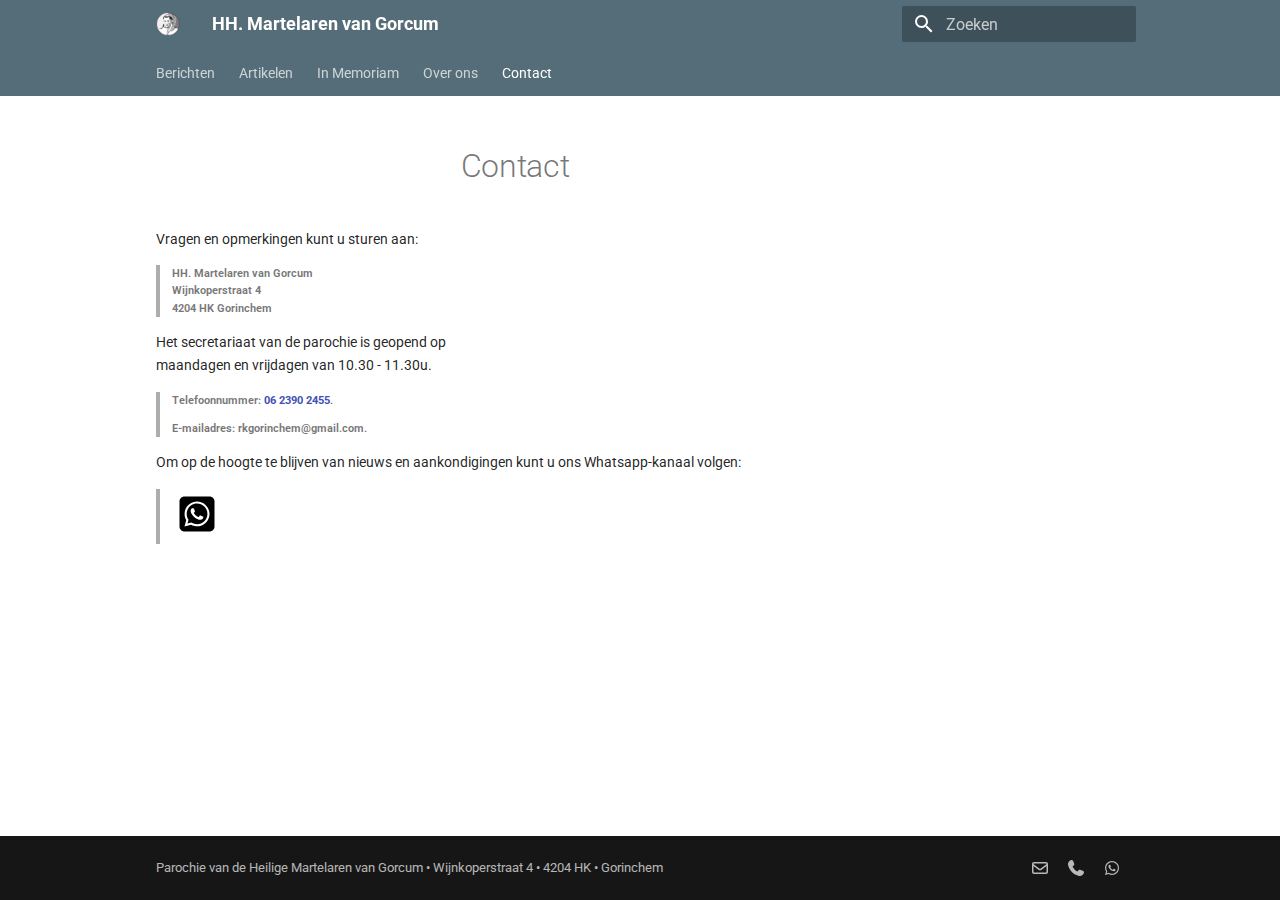
<file: contact.html>
<!doctype html>
<html lang="nl" class="no-js">
  <head>
    
      <meta charset="utf-8">
      <meta name="viewport" content="width=device-width,initial-scale=1">
      
      
      
      
        <link rel="prev" href="overons.html">
      
      
      
        
      
      
      <link rel="icon" href="assets/logo.png">
      <meta name="generator" content="mkdocs-1.6.1, mkdocs-material-9.7.1">
    
    
      
        <title>Contact - HH. Martelaren van Gorcum</title>
      
    
    
      <link rel="stylesheet" href="assets/stylesheets/main.484c7ddc.min.css">
      
        
        <link rel="stylesheet" href="assets/stylesheets/palette.ab4e12ef.min.css">
      
      
  
  
    
      
      
    
  
  
  <style>:root{--md-admonition-icon--note:url('data:image/svg+xml;charset=utf-8,%3Csvg%20xmlns%3D%22http%3A//www.w3.org/2000/svg%22%20viewBox%3D%220%200%20512%20512%22%3E%3C%21--%21%20Font%20Awesome%20Free%207.1.0%20by%20%40fontawesome%20-%20https%3A//fontawesome.com%20License%20-%20https%3A//fontawesome.com/license/free%20%28Icons%3A%20CC%20BY%204.0%2C%20Fonts%3A%20SIL%20OFL%201.1%2C%20Code%3A%20MIT%20License%29%20Copyright%202025%20Fonticons%2C%20Inc.--%3E%3Cpath%20d%3D%22M468%207c7.6%206.1%2012%2015.3%2012%2025v304c0%2044.2-43%2080-96%2080s-96-35.8-96-80%2043-80%2096-80c11.2%200%2022%201.6%2032%204.6V143.9l-224%2049.8V400c0%2044.2-43%2080-96%2080S0%20444.2%200%20400s43-80%2096-80c11.2%200%2022%201.6%2032%204.6V96c0-15%2010.4-28%2025.1-31.2l288-64c9.5-2.1%2019.4.2%2027%206.3z%22/%3E%3C/svg%3E');}</style>



    
    
      
    
    
      
        
        
        <link rel="preconnect" href="https://fonts.gstatic.com" crossorigin>
        <link rel="stylesheet" href="https://fonts.googleapis.com/css?family=Roboto:300,300i,400,400i,700,700i%7CRoboto+Mono:400,400i,700,700i&display=fallback">
        <style>:root{--md-text-font:"Roboto";--md-code-font:"Roboto Mono"}</style>
      
    
    
      <link rel="stylesheet" href="stylesheets/extra.css">
    
    <script>__md_scope=new URL(".",location),__md_hash=e=>[...e].reduce(((e,_)=>(e<<5)-e+_.charCodeAt(0)),0),__md_get=(e,_=localStorage,t=__md_scope)=>JSON.parse(_.getItem(t.pathname+"."+e)),__md_set=(e,_,t=localStorage,a=__md_scope)=>{try{t.setItem(a.pathname+"."+e,JSON.stringify(_))}catch(e){}}</script>
    
      

    
    
  </head>
  
  
    
    
    
    
    
    <body dir="ltr" data-md-color-scheme="default" data-md-color-primary="blue-grey" data-md-color-accent="red">
  
    
    <input class="md-toggle" data-md-toggle="drawer" type="checkbox" id="__drawer" autocomplete="off">
    <input class="md-toggle" data-md-toggle="search" type="checkbox" id="__search" autocomplete="off">
    <label class="md-overlay" for="__drawer"></label>
    <div data-md-component="skip">
      
    </div>
    <div data-md-component="announce">
      
    </div>
    
    
      

<header class="md-header" data-md-component="header">
  <nav class="md-header__inner md-grid" aria-label="Header">
    <a href="." title="HH. Martelaren van Gorcum" class="md-header__button md-logo" aria-label="HH. Martelaren van Gorcum" data-md-component="logo">
      
  <img src="assets/logo.png" alt="logo">

    </a>
    <label class="md-header__button md-icon" for="__drawer">
      
      <svg xmlns="http://www.w3.org/2000/svg" viewBox="0 0 24 24"><path d="M3 6h18v2H3zm0 5h18v2H3zm0 5h18v2H3z"/></svg>
    </label>
    <div class="md-header__title" data-md-component="header-title">
      <div class="md-header__ellipsis">
        <div class="md-header__topic">
          <span class="md-ellipsis">
            HH. Martelaren van Gorcum
          </span>
        </div>
        <div class="md-header__topic" data-md-component="header-topic">
          <span class="md-ellipsis">
            
              Contact
            
          </span>
        </div>
      </div>
    </div>
    
      
    
    
    
    
      
      
        <label class="md-header__button md-icon" for="__search">
          
          <svg xmlns="http://www.w3.org/2000/svg" viewBox="0 0 24 24"><path d="M9.5 3A6.5 6.5 0 0 1 16 9.5c0 1.61-.59 3.09-1.56 4.23l.27.27h.79l5 5-1.5 1.5-5-5v-.79l-.27-.27A6.52 6.52 0 0 1 9.5 16 6.5 6.5 0 0 1 3 9.5 6.5 6.5 0 0 1 9.5 3m0 2C7 5 5 7 5 9.5S7 14 9.5 14 14 12 14 9.5 12 5 9.5 5"/></svg>
        </label>
        <div class="md-search" data-md-component="search" role="dialog">
  <label class="md-search__overlay" for="__search"></label>
  <div class="md-search__inner" role="search">
    <form class="md-search__form" name="search">
      <input type="text" class="md-search__input" name="query" aria-label="Zoeken" placeholder="Zoeken" autocapitalize="off" autocorrect="off" autocomplete="off" spellcheck="false" data-md-component="search-query" required>
      <label class="md-search__icon md-icon" for="__search">
        
        <svg xmlns="http://www.w3.org/2000/svg" viewBox="0 0 24 24"><path d="M9.5 3A6.5 6.5 0 0 1 16 9.5c0 1.61-.59 3.09-1.56 4.23l.27.27h.79l5 5-1.5 1.5-5-5v-.79l-.27-.27A6.52 6.52 0 0 1 9.5 16 6.5 6.5 0 0 1 3 9.5 6.5 6.5 0 0 1 9.5 3m0 2C7 5 5 7 5 9.5S7 14 9.5 14 14 12 14 9.5 12 5 9.5 5"/></svg>
        
        <svg xmlns="http://www.w3.org/2000/svg" viewBox="0 0 24 24"><path d="M20 11v2H8l5.5 5.5-1.42 1.42L4.16 12l7.92-7.92L13.5 5.5 8 11z"/></svg>
      </label>
      <nav class="md-search__options" aria-label="Zoeken">
        
        <button type="reset" class="md-search__icon md-icon" title="Leegmaken" aria-label="Leegmaken" tabindex="-1">
          
          <svg xmlns="http://www.w3.org/2000/svg" viewBox="0 0 24 24"><path d="M19 6.41 17.59 5 12 10.59 6.41 5 5 6.41 10.59 12 5 17.59 6.41 19 12 13.41 17.59 19 19 17.59 13.41 12z"/></svg>
        </button>
      </nav>
      
    </form>
    <div class="md-search__output">
      <div class="md-search__scrollwrap" tabindex="0" data-md-scrollfix>
        <div class="md-search-result" data-md-component="search-result">
          <div class="md-search-result__meta">
            Zoeken initialiseren
          </div>
          <ol class="md-search-result__list" role="presentation"></ol>
        </div>
      </div>
    </div>
  </div>
</div>
      
    
    
  </nav>
  
</header>
    
    <div class="md-container" data-md-component="container">
      
      
        
          
            
<nav class="md-tabs" aria-label="Tabs" data-md-component="tabs">
  <div class="md-grid">
    <ul class="md-tabs__list">
      
        
  
  
  
  
    
    
      <li class="md-tabs__item">
        <a href="berichten/index.html" class="md-tabs__link">
          
  
  
  Berichten

        </a>
      </li>
    
  

      
        
  
  
  
  
    
    
      <li class="md-tabs__item">
        <a href="artikelen/index.html" class="md-tabs__link">
          
  
  
  Artikelen

        </a>
      </li>
    
  

      
        
  
  
  
  
    <li class="md-tabs__item">
      <a href="inmemoriam.html" class="md-tabs__link">
        
  
  
    
  
  In Memoriam

      </a>
    </li>
  

      
        
  
  
  
  
    <li class="md-tabs__item">
      <a href="overons.html" class="md-tabs__link">
        
  
  
    
  
  Over ons

      </a>
    </li>
  

      
        
  
  
  
    
  
  
    <li class="md-tabs__item md-tabs__item--active">
      <a href="contact.html" class="md-tabs__link">
        
  
  
    
  
  Contact

      </a>
    </li>
  

      
    </ul>
  </div>
</nav>
          
        
      
      <main class="md-main" data-md-component="main">
        <div class="md-main__inner md-grid">
          
            
              
                
              
              <div class="md-sidebar md-sidebar--primary" data-md-component="sidebar" data-md-type="navigation" hidden>
                <div class="md-sidebar__scrollwrap">
                  <div class="md-sidebar__inner">
                    


  


<nav class="md-nav md-nav--primary md-nav--lifted" aria-label="Navigatie" data-md-level="0">
  <label class="md-nav__title" for="__drawer">
    <a href="." title="HH. Martelaren van Gorcum" class="md-nav__button md-logo" aria-label="HH. Martelaren van Gorcum" data-md-component="logo">
      
  <img src="assets/logo.png" alt="logo">

    </a>
    HH. Martelaren van Gorcum
  </label>
  
  <ul class="md-nav__list" data-md-scrollfix>
    
      
      
  
  
  
  
    
    
    
    
      
      
    
    
    <li class="md-nav__item md-nav__item--nested">
      
        
        
        <input class="md-nav__toggle md-toggle " type="checkbox" id="__nav_1" >
        
          
          <label class="md-nav__link" for="__nav_1" id="__nav_1_label" tabindex="0">
            
  
  
  <span class="md-ellipsis">
    
  
    Berichten
  

    
  </span>
  
  

            <span class="md-nav__icon md-icon"></span>
          </label>
        
        <nav class="md-nav" data-md-level="1" aria-labelledby="__nav_1_label" aria-expanded="false">
          <label class="md-nav__title" for="__nav_1">
            <span class="md-nav__icon md-icon"></span>
            
  
    Berichten
  

          </label>
          <ul class="md-nav__list" data-md-scrollfix>
            
              
                
  
  
  
    
  
  
    <li class="md-nav__item">
      <a href="berichten/index.html" class="md-nav__link">
        
  
  
  <span class="md-ellipsis">
    
  
    Berichten
  

    
  </span>
  
  

      </a>
    </li>
  

              
            
          </ul>
        </nav>
      
    </li>
  

    
      
      
  
  
  
  
    
    
    
    
      
      
    
    
    <li class="md-nav__item md-nav__item--nested">
      
        
        
        <input class="md-nav__toggle md-toggle " type="checkbox" id="__nav_2" >
        
          
          <label class="md-nav__link" for="__nav_2" id="__nav_2_label" tabindex="0">
            
  
  
  <span class="md-ellipsis">
    
  
    Artikelen
  

    
  </span>
  
  

            <span class="md-nav__icon md-icon"></span>
          </label>
        
        <nav class="md-nav" data-md-level="1" aria-labelledby="__nav_2_label" aria-expanded="false">
          <label class="md-nav__title" for="__nav_2">
            <span class="md-nav__icon md-icon"></span>
            
  
    Artikelen
  

          </label>
          <ul class="md-nav__list" data-md-scrollfix>
            
              
                
  
  
  
    
  
  
    <li class="md-nav__item">
      <a href="artikelen/index.html" class="md-nav__link">
        
  
  
  <span class="md-ellipsis">
    
  
    Artikelen
  

    
  </span>
  
  

      </a>
    </li>
  

              
            
              
                
  
  
  
  
    
    
    
    
      
      
    
    
    <li class="md-nav__item md-nav__item--nested">
      
        
        
        <input class="md-nav__toggle md-toggle " type="checkbox" id="__nav_2_2" >
        
          
          <label class="md-nav__link" for="__nav_2_2" id="__nav_2_2_label" tabindex="0">
            
  
  
  <span class="md-ellipsis">
    
  
    Categorieën
  

    
  </span>
  
  

            <span class="md-nav__icon md-icon"></span>
          </label>
        
        <nav class="md-nav" data-md-level="2" aria-labelledby="__nav_2_2_label" aria-expanded="false">
          <label class="md-nav__title" for="__nav_2_2">
            <span class="md-nav__icon md-icon"></span>
            
  
    Categorieën
  

          </label>
          <ul class="md-nav__list" data-md-scrollfix>
            
              
                
  
  
  
    
  
  
    <li class="md-nav__item">
      <a href="artikelen/category/heiligen.html" class="md-nav__link">
        
  
  
  <span class="md-ellipsis">
    
  
    Heiligen
  

    
  </span>
  
  

      </a>
    </li>
  

              
            
              
                
  
  
  
    
  
  
    <li class="md-nav__item">
      <a href="artikelen/category/meditaties.html" class="md-nav__link">
        
  
  
  <span class="md-ellipsis">
    
  
    Meditaties
  

    
  </span>
  
  

      </a>
    </li>
  

              
            
          </ul>
        </nav>
      
    </li>
  

              
            
          </ul>
        </nav>
      
    </li>
  

    
      
      
  
  
  
  
    <li class="md-nav__item">
      <a href="inmemoriam.html" class="md-nav__link">
        
  
  
  <span class="md-ellipsis">
    
  
    In Memoriam
  

    
  </span>
  
  

      </a>
    </li>
  

    
      
      
  
  
  
  
    <li class="md-nav__item">
      <a href="overons.html" class="md-nav__link">
        
  
  
  <span class="md-ellipsis">
    
  
    Over ons
  

    
  </span>
  
  

      </a>
    </li>
  

    
      
      
  
  
    
  
  
  
    <li class="md-nav__item md-nav__item--active">
      
      <input class="md-nav__toggle md-toggle" type="checkbox" id="__toc">
      
      
      
      <a href="contact.html" class="md-nav__link md-nav__link--active">
        
  
  
  <span class="md-ellipsis">
    
  
    Contact
  

    
  </span>
  
  

      </a>
      
    </li>
  

    
  </ul>
</nav>
                  </div>
                </div>
              </div>
            
            
              
                
              
              <div class="md-sidebar md-sidebar--secondary" data-md-component="sidebar" data-md-type="toc" >
                <div class="md-sidebar__scrollwrap">
                  <div class="md-sidebar__inner">
                    

<nav class="md-nav md-nav--secondary" aria-label="Inhoudsopgave">
  
  
  
  
</nav>
                  </div>
                </div>
              </div>
            
          
          
            <div class="md-content" data-md-component="content">
              
              <article class="md-content__inner md-typeset">
                
                  
  




  <h1>Contact</h1>

<p>Vragen en opmerkingen kunt u sturen aan:</p>
<blockquote>
<p><strong>HH. Martelaren van Gorcum</strong>  <br />
<strong>Wijnkoperstraat 4</strong>  <br />
<strong>4204 HK Gorinchem</strong>    </p>
</blockquote>
<p>Het secretariaat van de parochie is geopend op   <br />
maandagen en vrijdagen van 10.30 - 11.30u.    </p>
<blockquote>
<p><strong>Telefoonnummer: <a href="tel:+31623902455">06 2390 2455</a>.</strong></p>
<p><strong>E-mailadres: <span class="blockspam" aria-hidden="true">GEEN SPAM!</span> rkgorinchem@<!-- sdfjsdhfkjypcs -->gmail.com.</strong></p>
</blockquote>
<p>Om op de hoogte te blijven van nieuws en aankondigingen kunt u ons Whatsapp-kanaal volgen:    </p>
<blockquote>
<p><a href="https://whatsapp.com/channel/0029VbBZTv79xVJiB1zM7f3n"><img alt="whatsapp-kanaal" src="assets/square-whatsapp-brands-solid-full.svg" width="50" /></a></p>
</blockquote>







  
  




  



                
              </article>
            </div>
          
          
<script>var target=document.getElementById(location.hash.slice(1));target&&target.name&&(target.checked=target.name.startsWith("__tabbed_"))</script>
        </div>
        
      </main>
      
        <footer class="md-footer">
  
    
      
        
      
      <nav class="md-footer__inner md-grid" aria-label="Footer" hidden>
        
          
          <a href="overons.html" class="md-footer__link md-footer__link--prev" aria-label="Vorige: Over ons">
            <div class="md-footer__button md-icon">
              
              <svg xmlns="http://www.w3.org/2000/svg" viewBox="0 0 24 24"><path d="M20 11v2H8l5.5 5.5-1.42 1.42L4.16 12l7.92-7.92L13.5 5.5 8 11z"/></svg>
            </div>
            <div class="md-footer__title">
              <span class="md-footer__direction">
                Vorige
              </span>
              <div class="md-ellipsis">
                Over ons
              </div>
            </div>
          </a>
        
        
      </nav>
    
  
  <div class="md-footer-meta md-typeset">
    <div class="md-footer-meta__inner md-grid">
      <div class="md-copyright">
  
    <div class="md-copyright__highlight">
      Parochie van de Heilige Martelaren van Gorcum • Wijnkoperstraat 4 • 4204 HK • Gorinchem
    </div>
  
  
</div>
      
        
<div class="md-social">
  
    
    
    
    
    <a href="./contact.html" target="_blank" rel="noopener" title="" class="md-social__link">
      <svg xmlns="http://www.w3.org/2000/svg" viewBox="0 0 512 512"><!--! Font Awesome Free 7.1.0 by @fontawesome - https://fontawesome.com License - https://fontawesome.com/license/free (Icons: CC BY 4.0, Fonts: SIL OFL 1.1, Code: MIT License) Copyright 2025 Fonticons, Inc.--><path d="M61.4 64C27.5 64 0 91.5 0 125.4c0 .9 0 1.7.1 2.6H0v256c0 35.3 28.7 64 64 64h384c35.3 0 64-28.7 64-64V128h-.1c0-.9.1-1.7.1-2.6 0-33.9-27.5-61.4-61.4-61.4zM464 192.3V384c0 8.8-7.2 16-16 16H64c-8.8 0-16-7.2-16-16V192.3l154.8 117.4c31.4 23.9 74.9 23.9 106.4 0zM48 125.4c0-7.4 6-13.4 13.4-13.4h389.2c7.4 0 13.4 6 13.4 13.4 0 4.2-2 8.2-5.3 10.7L280.2 271.5c-14.3 10.8-34.1 10.8-48.4 0L53.3 136.1c-3.3-2.5-5.3-6.5-5.3-10.7"/></svg>
    </a>
  
    
    
    
    
    <a href="tel:+31623902455" target="_blank" rel="noopener" title="" class="md-social__link">
      <svg xmlns="http://www.w3.org/2000/svg" viewBox="0 0 512 512"><!--! Font Awesome Free 7.1.0 by @fontawesome - https://fontawesome.com License - https://fontawesome.com/license/free (Icons: CC BY 4.0, Fonts: SIL OFL 1.1, Code: MIT License) Copyright 2025 Fonticons, Inc.--><path d="M160.2 25c-7.9-18.9-28.5-28.9-48.1-23.6l-5.5 1.5C42 20.5-13.2 83.1 2.9 159.3 40 334.3 177.7 472 352.7 509.1 429 525.3 491.5 470 509.1 405.4l1.5-5.5c5.4-19.7-4.7-40.3-23.5-48.1l-97.3-40.5c-16.5-6.9-35.6-2.1-47 11.8l-38.6 47.2c-70.3-34.9-126.9-93.3-159.4-165l44.2-36c13.9-11.3 18.6-30.4 11.8-47z"/></svg>
    </a>
  
    
    
    
    
      
      
    
    <a href="https://whatsapp.com/channel/0029VbBZTv79xVJiB1zM7f3n" target="_blank" rel="noopener" title="whatsapp.com" class="md-social__link">
      <svg xmlns="http://www.w3.org/2000/svg" viewBox="0 0 448 512"><!--! Font Awesome Free 7.1.0 by @fontawesome - https://fontawesome.com License - https://fontawesome.com/license/free (Icons: CC BY 4.0, Fonts: SIL OFL 1.1, Code: MIT License) Copyright 2025 Fonticons, Inc.--><path d="M380.9 97.1C339 55.1 283.2 32 223.9 32c-122.4 0-222 99.6-222 222 0 39.1 10.2 77.3 29.6 111L0 480l117.7-30.9c32.4 17.7 68.9 27 106.1 27h.1c122.3 0 224.1-99.6 224.1-222 0-59.3-25.2-115-67.1-157m-157 341.6c-33.2 0-65.7-8.9-94-25.7l-6.7-4-69.8 18.3L72 359.2l-4.4-7c-18.5-29.4-28.2-63.3-28.2-98.2 0-101.7 82.8-184.5 184.6-184.5 49.3 0 95.6 19.2 130.4 54.1s56.2 81.2 56.1 130.5c0 101.8-84.9 184.6-186.6 184.6m101.2-138.2c-5.5-2.8-32.8-16.2-37.9-18-5.1-1.9-8.8-2.8-12.5 2.8s-14.3 18-17.6 21.8c-3.2 3.7-6.5 4.2-12 1.4-32.6-16.3-54-29.1-75.5-66-5.7-9.8 5.7-9.1 16.3-30.3 1.8-3.7.9-6.9-.5-9.7s-12.5-30.1-17.1-41.2c-4.5-10.8-9.1-9.3-12.5-9.5-3.2-.2-6.9-.2-10.6-.2s-9.7 1.4-14.8 6.9c-5.1 5.6-19.4 19-19.4 46.3s19.9 53.7 22.6 57.4c2.8 3.7 39.1 59.7 94.8 83.8 35.2 15.2 49 16.5 66.6 13.9 10.7-1.6 32.8-13.4 37.4-26.4s4.6-24.1 3.2-26.4c-1.3-2.5-5-3.9-10.5-6.6"/></svg>
    </a>
  
</div>
      
    </div>
  </div>
</footer>
      
    </div>
    <div class="md-dialog" data-md-component="dialog">
      <div class="md-dialog__inner md-typeset"></div>
    </div>
    
    
    
      
      
      <script id="__config" type="application/json">{"annotate": null, "base": ".", "features": ["navigation.tabs", "navigation.footer"], "search": "assets/javascripts/workers/search.2c215733.min.js", "tags": null, "translations": {"clipboard.copied": "Gekopieerd naar klembord", "clipboard.copy": "Kopi\u00ebren naar klembord", "search.result.more.one": "1 extra overeenkomst op deze pagina", "search.result.more.other": "# extra overeenkomsten op deze pagina", "search.result.none": "Geen overeenkomende documenten", "search.result.one": "1 overeenkomende document", "search.result.other": "# overeenkomende documenten", "search.result.placeholder": "Typ om te beginnen met zoeken", "search.result.term.missing": "Ontbreekt", "select.version": "Selecteer versie"}, "version": null}</script>
    
    
      <script src="assets/javascripts/bundle.79ae519e.min.js"></script>
      
    
  </body>
</html>
</file>
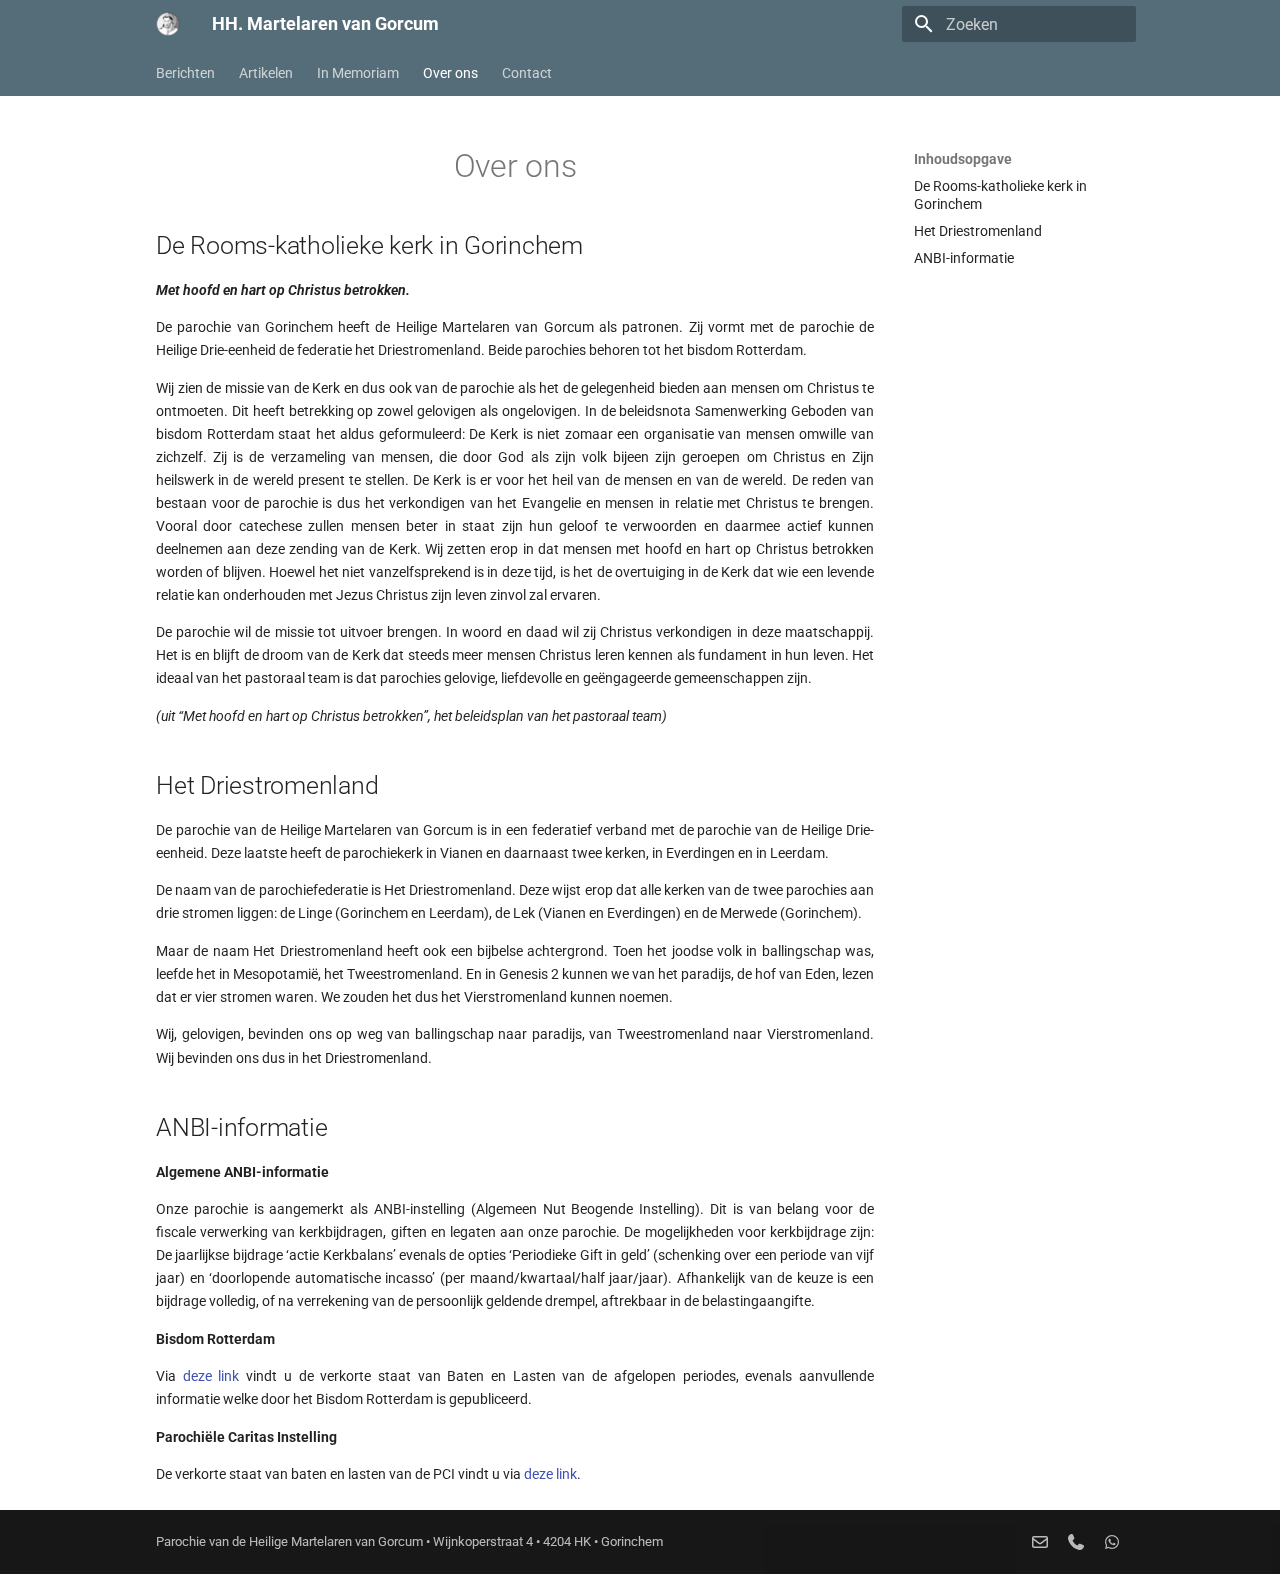
<file: overons.html>
<!doctype html>
<html lang="nl" class="no-js">
  <head>
    
      <meta charset="utf-8">
      <meta name="viewport" content="width=device-width,initial-scale=1">
      
      
      
      
        <link rel="prev" href="inmemoriam.html">
      
      
        <link rel="next" href="contact.html">
      
      
        
      
      
      <link rel="icon" href="assets/logo.png">
      <meta name="generator" content="mkdocs-1.6.1, mkdocs-material-9.7.1">
    
    
      
        <title>Over ons - HH. Martelaren van Gorcum</title>
      
    
    
      <link rel="stylesheet" href="assets/stylesheets/main.484c7ddc.min.css">
      
        
        <link rel="stylesheet" href="assets/stylesheets/palette.ab4e12ef.min.css">
      
      
  
  
    
      
      
    
  
  
  <style>:root{--md-admonition-icon--note:url('data:image/svg+xml;charset=utf-8,%3Csvg%20xmlns%3D%22http%3A//www.w3.org/2000/svg%22%20viewBox%3D%220%200%20512%20512%22%3E%3C%21--%21%20Font%20Awesome%20Free%207.1.0%20by%20%40fontawesome%20-%20https%3A//fontawesome.com%20License%20-%20https%3A//fontawesome.com/license/free%20%28Icons%3A%20CC%20BY%204.0%2C%20Fonts%3A%20SIL%20OFL%201.1%2C%20Code%3A%20MIT%20License%29%20Copyright%202025%20Fonticons%2C%20Inc.--%3E%3Cpath%20d%3D%22M468%207c7.6%206.1%2012%2015.3%2012%2025v304c0%2044.2-43%2080-96%2080s-96-35.8-96-80%2043-80%2096-80c11.2%200%2022%201.6%2032%204.6V143.9l-224%2049.8V400c0%2044.2-43%2080-96%2080S0%20444.2%200%20400s43-80%2096-80c11.2%200%2022%201.6%2032%204.6V96c0-15%2010.4-28%2025.1-31.2l288-64c9.5-2.1%2019.4.2%2027%206.3z%22/%3E%3C/svg%3E');}</style>



    
    
      
    
    
      
        
        
        <link rel="preconnect" href="https://fonts.gstatic.com" crossorigin>
        <link rel="stylesheet" href="https://fonts.googleapis.com/css?family=Roboto:300,300i,400,400i,700,700i%7CRoboto+Mono:400,400i,700,700i&display=fallback">
        <style>:root{--md-text-font:"Roboto";--md-code-font:"Roboto Mono"}</style>
      
    
    
      <link rel="stylesheet" href="stylesheets/extra.css">
    
    <script>__md_scope=new URL(".",location),__md_hash=e=>[...e].reduce(((e,_)=>(e<<5)-e+_.charCodeAt(0)),0),__md_get=(e,_=localStorage,t=__md_scope)=>JSON.parse(_.getItem(t.pathname+"."+e)),__md_set=(e,_,t=localStorage,a=__md_scope)=>{try{t.setItem(a.pathname+"."+e,JSON.stringify(_))}catch(e){}}</script>
    
      

    
    
  </head>
  
  
    
    
    
    
    
    <body dir="ltr" data-md-color-scheme="default" data-md-color-primary="blue-grey" data-md-color-accent="red">
  
    
    <input class="md-toggle" data-md-toggle="drawer" type="checkbox" id="__drawer" autocomplete="off">
    <input class="md-toggle" data-md-toggle="search" type="checkbox" id="__search" autocomplete="off">
    <label class="md-overlay" for="__drawer"></label>
    <div data-md-component="skip">
      
        
        <a href="#de-rooms-katholieke-kerk-in-gorinchem" class="md-skip">
          Ga naar inhoud
        </a>
      
    </div>
    <div data-md-component="announce">
      
    </div>
    
    
      

<header class="md-header" data-md-component="header">
  <nav class="md-header__inner md-grid" aria-label="Header">
    <a href="." title="HH. Martelaren van Gorcum" class="md-header__button md-logo" aria-label="HH. Martelaren van Gorcum" data-md-component="logo">
      
  <img src="assets/logo.png" alt="logo">

    </a>
    <label class="md-header__button md-icon" for="__drawer">
      
      <svg xmlns="http://www.w3.org/2000/svg" viewBox="0 0 24 24"><path d="M3 6h18v2H3zm0 5h18v2H3zm0 5h18v2H3z"/></svg>
    </label>
    <div class="md-header__title" data-md-component="header-title">
      <div class="md-header__ellipsis">
        <div class="md-header__topic">
          <span class="md-ellipsis">
            HH. Martelaren van Gorcum
          </span>
        </div>
        <div class="md-header__topic" data-md-component="header-topic">
          <span class="md-ellipsis">
            
              Over ons
            
          </span>
        </div>
      </div>
    </div>
    
      
    
    
    
    
      
      
        <label class="md-header__button md-icon" for="__search">
          
          <svg xmlns="http://www.w3.org/2000/svg" viewBox="0 0 24 24"><path d="M9.5 3A6.5 6.5 0 0 1 16 9.5c0 1.61-.59 3.09-1.56 4.23l.27.27h.79l5 5-1.5 1.5-5-5v-.79l-.27-.27A6.52 6.52 0 0 1 9.5 16 6.5 6.5 0 0 1 3 9.5 6.5 6.5 0 0 1 9.5 3m0 2C7 5 5 7 5 9.5S7 14 9.5 14 14 12 14 9.5 12 5 9.5 5"/></svg>
        </label>
        <div class="md-search" data-md-component="search" role="dialog">
  <label class="md-search__overlay" for="__search"></label>
  <div class="md-search__inner" role="search">
    <form class="md-search__form" name="search">
      <input type="text" class="md-search__input" name="query" aria-label="Zoeken" placeholder="Zoeken" autocapitalize="off" autocorrect="off" autocomplete="off" spellcheck="false" data-md-component="search-query" required>
      <label class="md-search__icon md-icon" for="__search">
        
        <svg xmlns="http://www.w3.org/2000/svg" viewBox="0 0 24 24"><path d="M9.5 3A6.5 6.5 0 0 1 16 9.5c0 1.61-.59 3.09-1.56 4.23l.27.27h.79l5 5-1.5 1.5-5-5v-.79l-.27-.27A6.52 6.52 0 0 1 9.5 16 6.5 6.5 0 0 1 3 9.5 6.5 6.5 0 0 1 9.5 3m0 2C7 5 5 7 5 9.5S7 14 9.5 14 14 12 14 9.5 12 5 9.5 5"/></svg>
        
        <svg xmlns="http://www.w3.org/2000/svg" viewBox="0 0 24 24"><path d="M20 11v2H8l5.5 5.5-1.42 1.42L4.16 12l7.92-7.92L13.5 5.5 8 11z"/></svg>
      </label>
      <nav class="md-search__options" aria-label="Zoeken">
        
        <button type="reset" class="md-search__icon md-icon" title="Leegmaken" aria-label="Leegmaken" tabindex="-1">
          
          <svg xmlns="http://www.w3.org/2000/svg" viewBox="0 0 24 24"><path d="M19 6.41 17.59 5 12 10.59 6.41 5 5 6.41 10.59 12 5 17.59 6.41 19 12 13.41 17.59 19 19 17.59 13.41 12z"/></svg>
        </button>
      </nav>
      
    </form>
    <div class="md-search__output">
      <div class="md-search__scrollwrap" tabindex="0" data-md-scrollfix>
        <div class="md-search-result" data-md-component="search-result">
          <div class="md-search-result__meta">
            Zoeken initialiseren
          </div>
          <ol class="md-search-result__list" role="presentation"></ol>
        </div>
      </div>
    </div>
  </div>
</div>
      
    
    
  </nav>
  
</header>
    
    <div class="md-container" data-md-component="container">
      
      
        
          
            
<nav class="md-tabs" aria-label="Tabs" data-md-component="tabs">
  <div class="md-grid">
    <ul class="md-tabs__list">
      
        
  
  
  
  
    
    
      <li class="md-tabs__item">
        <a href="berichten/index.html" class="md-tabs__link">
          
  
  
  Berichten

        </a>
      </li>
    
  

      
        
  
  
  
  
    
    
      <li class="md-tabs__item">
        <a href="artikelen/index.html" class="md-tabs__link">
          
  
  
  Artikelen

        </a>
      </li>
    
  

      
        
  
  
  
  
    <li class="md-tabs__item">
      <a href="inmemoriam.html" class="md-tabs__link">
        
  
  
    
  
  In Memoriam

      </a>
    </li>
  

      
        
  
  
  
    
  
  
    <li class="md-tabs__item md-tabs__item--active">
      <a href="overons.html" class="md-tabs__link">
        
  
  
    
  
  Over ons

      </a>
    </li>
  

      
        
  
  
  
  
    <li class="md-tabs__item">
      <a href="contact.html" class="md-tabs__link">
        
  
  
    
  
  Contact

      </a>
    </li>
  

      
    </ul>
  </div>
</nav>
          
        
      
      <main class="md-main" data-md-component="main">
        <div class="md-main__inner md-grid">
          
            
              
                
              
              <div class="md-sidebar md-sidebar--primary" data-md-component="sidebar" data-md-type="navigation" hidden>
                <div class="md-sidebar__scrollwrap">
                  <div class="md-sidebar__inner">
                    


  


<nav class="md-nav md-nav--primary md-nav--lifted" aria-label="Navigatie" data-md-level="0">
  <label class="md-nav__title" for="__drawer">
    <a href="." title="HH. Martelaren van Gorcum" class="md-nav__button md-logo" aria-label="HH. Martelaren van Gorcum" data-md-component="logo">
      
  <img src="assets/logo.png" alt="logo">

    </a>
    HH. Martelaren van Gorcum
  </label>
  
  <ul class="md-nav__list" data-md-scrollfix>
    
      
      
  
  
  
  
    
    
    
    
      
      
    
    
    <li class="md-nav__item md-nav__item--nested">
      
        
        
        <input class="md-nav__toggle md-toggle " type="checkbox" id="__nav_1" >
        
          
          <label class="md-nav__link" for="__nav_1" id="__nav_1_label" tabindex="0">
            
  
  
  <span class="md-ellipsis">
    
  
    Berichten
  

    
  </span>
  
  

            <span class="md-nav__icon md-icon"></span>
          </label>
        
        <nav class="md-nav" data-md-level="1" aria-labelledby="__nav_1_label" aria-expanded="false">
          <label class="md-nav__title" for="__nav_1">
            <span class="md-nav__icon md-icon"></span>
            
  
    Berichten
  

          </label>
          <ul class="md-nav__list" data-md-scrollfix>
            
              
                
  
  
  
    
  
  
    <li class="md-nav__item">
      <a href="berichten/index.html" class="md-nav__link">
        
  
  
  <span class="md-ellipsis">
    
  
    Berichten
  

    
  </span>
  
  

      </a>
    </li>
  

              
            
          </ul>
        </nav>
      
    </li>
  

    
      
      
  
  
  
  
    
    
    
    
      
      
    
    
    <li class="md-nav__item md-nav__item--nested">
      
        
        
        <input class="md-nav__toggle md-toggle " type="checkbox" id="__nav_2" >
        
          
          <label class="md-nav__link" for="__nav_2" id="__nav_2_label" tabindex="0">
            
  
  
  <span class="md-ellipsis">
    
  
    Artikelen
  

    
  </span>
  
  

            <span class="md-nav__icon md-icon"></span>
          </label>
        
        <nav class="md-nav" data-md-level="1" aria-labelledby="__nav_2_label" aria-expanded="false">
          <label class="md-nav__title" for="__nav_2">
            <span class="md-nav__icon md-icon"></span>
            
  
    Artikelen
  

          </label>
          <ul class="md-nav__list" data-md-scrollfix>
            
              
                
  
  
  
    
  
  
    <li class="md-nav__item">
      <a href="artikelen/index.html" class="md-nav__link">
        
  
  
  <span class="md-ellipsis">
    
  
    Artikelen
  

    
  </span>
  
  

      </a>
    </li>
  

              
            
              
                
  
  
  
  
    
    
    
    
      
      
    
    
    <li class="md-nav__item md-nav__item--nested">
      
        
        
        <input class="md-nav__toggle md-toggle " type="checkbox" id="__nav_2_2" >
        
          
          <label class="md-nav__link" for="__nav_2_2" id="__nav_2_2_label" tabindex="0">
            
  
  
  <span class="md-ellipsis">
    
  
    Categorieën
  

    
  </span>
  
  

            <span class="md-nav__icon md-icon"></span>
          </label>
        
        <nav class="md-nav" data-md-level="2" aria-labelledby="__nav_2_2_label" aria-expanded="false">
          <label class="md-nav__title" for="__nav_2_2">
            <span class="md-nav__icon md-icon"></span>
            
  
    Categorieën
  

          </label>
          <ul class="md-nav__list" data-md-scrollfix>
            
              
                
  
  
  
    
  
  
    <li class="md-nav__item">
      <a href="artikelen/category/heiligen.html" class="md-nav__link">
        
  
  
  <span class="md-ellipsis">
    
  
    Heiligen
  

    
  </span>
  
  

      </a>
    </li>
  

              
            
              
                
  
  
  
    
  
  
    <li class="md-nav__item">
      <a href="artikelen/category/meditaties.html" class="md-nav__link">
        
  
  
  <span class="md-ellipsis">
    
  
    Meditaties
  

    
  </span>
  
  

      </a>
    </li>
  

              
            
          </ul>
        </nav>
      
    </li>
  

              
            
          </ul>
        </nav>
      
    </li>
  

    
      
      
  
  
  
  
    <li class="md-nav__item">
      <a href="inmemoriam.html" class="md-nav__link">
        
  
  
  <span class="md-ellipsis">
    
  
    In Memoriam
  

    
  </span>
  
  

      </a>
    </li>
  

    
      
      
  
  
    
  
  
  
    <li class="md-nav__item md-nav__item--active">
      
      <input class="md-nav__toggle md-toggle" type="checkbox" id="__toc">
      
      
      
        <label class="md-nav__link md-nav__link--active" for="__toc">
          
  
  
  <span class="md-ellipsis">
    
  
    Over ons
  

    
  </span>
  
  

          <span class="md-nav__icon md-icon"></span>
        </label>
      
      <a href="overons.html" class="md-nav__link md-nav__link--active">
        
  
  
  <span class="md-ellipsis">
    
  
    Over ons
  

    
  </span>
  
  

      </a>
      
        

<nav class="md-nav md-nav--secondary" aria-label="Inhoudsopgave">
  
  
  
  
    <label class="md-nav__title" for="__toc">
      <span class="md-nav__icon md-icon"></span>
      Inhoudsopgave
    </label>
    <ul class="md-nav__list" data-md-component="toc" data-md-scrollfix>
      
        <li class="md-nav__item">
  <a href="#de-rooms-katholieke-kerk-in-gorinchem" class="md-nav__link">
    <span class="md-ellipsis">
      
        De Rooms-katholieke kerk in Gorinchem
      
    </span>
  </a>
  
</li>
      
        <li class="md-nav__item">
  <a href="#het-driestromenland" class="md-nav__link">
    <span class="md-ellipsis">
      
        Het Driestromenland
      
    </span>
  </a>
  
</li>
      
        <li class="md-nav__item">
  <a href="#anbi-informatie" class="md-nav__link">
    <span class="md-ellipsis">
      
        ANBI-informatie
      
    </span>
  </a>
  
</li>
      
    </ul>
  
</nav>
      
    </li>
  

    
      
      
  
  
  
  
    <li class="md-nav__item">
      <a href="contact.html" class="md-nav__link">
        
  
  
  <span class="md-ellipsis">
    
  
    Contact
  

    
  </span>
  
  

      </a>
    </li>
  

    
  </ul>
</nav>
                  </div>
                </div>
              </div>
            
            
              
                
              
              <div class="md-sidebar md-sidebar--secondary" data-md-component="sidebar" data-md-type="toc" >
                <div class="md-sidebar__scrollwrap">
                  <div class="md-sidebar__inner">
                    

<nav class="md-nav md-nav--secondary" aria-label="Inhoudsopgave">
  
  
  
  
    <label class="md-nav__title" for="__toc">
      <span class="md-nav__icon md-icon"></span>
      Inhoudsopgave
    </label>
    <ul class="md-nav__list" data-md-component="toc" data-md-scrollfix>
      
        <li class="md-nav__item">
  <a href="#de-rooms-katholieke-kerk-in-gorinchem" class="md-nav__link">
    <span class="md-ellipsis">
      
        De Rooms-katholieke kerk in Gorinchem
      
    </span>
  </a>
  
</li>
      
        <li class="md-nav__item">
  <a href="#het-driestromenland" class="md-nav__link">
    <span class="md-ellipsis">
      
        Het Driestromenland
      
    </span>
  </a>
  
</li>
      
        <li class="md-nav__item">
  <a href="#anbi-informatie" class="md-nav__link">
    <span class="md-ellipsis">
      
        ANBI-informatie
      
    </span>
  </a>
  
</li>
      
    </ul>
  
</nav>
                  </div>
                </div>
              </div>
            
          
          
            <div class="md-content" data-md-component="content">
              
              <article class="md-content__inner md-typeset">
                
                  
  




  <h1>Over ons</h1>

<h2 id="de-rooms-katholieke-kerk-in-gorinchem">De Rooms-katholieke kerk in Gorinchem</h2>
<p><strong><em>Met hoofd en hart op Christus betrokken.</em></strong></p>
<p>De parochie van Gorinchem heeft de Heilige Martelaren van Gorcum als patronen. Zij vormt met de parochie de Heilige Drie-eenheid de federatie het Driestromenland. Beide parochies behoren tot het bisdom Rotterdam.</p>
<p>Wij zien de missie van de Kerk en dus ook van de parochie als het de gelegenheid bieden aan mensen om Christus te ontmoeten. Dit heeft betrekking op zowel gelovigen als ongelovigen. In de beleidsnota Samenwerking Geboden van bisdom Rotterdam staat het aldus geformuleerd: De Kerk is niet zomaar een organisatie van mensen omwille van zichzelf. Zij is de verzameling van mensen, die door God als zijn volk bijeen zijn geroepen om Christus en Zijn heilswerk in de wereld present te stellen. De Kerk is er voor het heil van de mensen en van de wereld.
De reden van bestaan voor de parochie is dus het verkondigen van het Evangelie en mensen in relatie met Christus te brengen. Vooral door catechese zullen mensen beter in staat zijn hun geloof te verwoorden en daarmee actief kunnen deelnemen aan deze zending van de Kerk.
Wij zetten erop in dat mensen met hoofd en hart op Christus betrokken worden of blijven. Hoewel het niet vanzelfsprekend is in deze tijd, is het de overtuiging in de Kerk dat wie een levende relatie kan onderhouden met Jezus Christus zijn leven zinvol zal ervaren.</p>
<p>De parochie wil de missie tot uitvoer brengen. In woord en daad wil zij Christus verkondigen in deze maatschappij. Het is en blijft de droom van de Kerk dat steeds meer mensen Christus leren kennen als fundament in hun leven. Het ideaal van het pastoraal team is dat parochies gelovige, liefdevolle en geëngageerde gemeenschappen zijn.</p>
<p><em>(uit “Met hoofd en hart op Christus betrokken”, het beleidsplan van het pastoraal team)</em></p>
<h2 id="het-driestromenland">Het Driestromenland</h2>
<p>De parochie van de Heilige Martelaren van Gorcum is in een federatief verband met de parochie van de Heilige Drie-eenheid. Deze laatste heeft de parochiekerk in Vianen en daarnaast twee kerken, in Everdingen en in Leerdam.</p>
<p>De naam van de parochiefederatie is Het Driestromenland. Deze wijst erop dat alle kerken van de twee parochies aan drie stromen liggen: de Linge (Gorinchem en Leerdam), de Lek (Vianen en Everdingen) en de Merwede (Gorinchem).</p>
<p>Maar de naam Het Driestromenland heeft ook een bijbelse achtergrond. Toen het joodse volk in ballingschap was, leefde het in Mesopotamië, het Tweestromenland. En in Genesis 2 kunnen  we van het paradijs, de hof van Eden, lezen dat er vier stromen waren. We zouden het dus het Vierstromenland kunnen noemen.</p>
<p>Wij, gelovigen, bevinden ons op weg van ballingschap naar paradijs, van Tweestromenland naar Vierstromenland. Wij bevinden ons dus in het Driestromenland.</p>
<h2 id="anbi-informatie">ANBI-informatie</h2>
<p><strong>Algemene ANBI-informatie</strong></p>
<p>Onze parochie is aangemerkt als ANBI-instelling (Algemeen Nut Beogende Instelling). Dit is van belang voor de fiscale verwerking van kerkbijdragen, giften en legaten aan onze parochie. De mogelijkheden voor kerkbijdrage zijn: De jaarlijkse bijdrage ‘actie Kerkbalans’ evenals de opties ‘Periodieke Gift in geld’ (schenking over een periode van vijf jaar) en ‘doorlopende automatische incasso’ (per maand/kwartaal/half jaar/jaar). Afhankelijk van de keuze is een bijdrage volledig, of na verrekening van de persoonlijk geldende drempel, aftrekbaar in de belastingaangifte.</p>
<p><strong>Bisdom Rotterdam</strong></p>
<p>Via <a href="https://anbi.rkcn.nl/publicaties/ROT26882">deze link</a> vindt u de verkorte staat van Baten en Lasten van de afgelopen periodes, evenals aanvullende informatie welke door het Bisdom Rotterdam is gepubliceerd.</p>
<p><strong>Parochiële Caritas Instelling</strong></p>
<p>De verkorte staat van baten en lasten van de PCI vindt u via <a href="https://anbi.rkcn.nl/publicaties/ROT613">deze link</a>.</p>







  
  




  



                
              </article>
            </div>
          
          
<script>var target=document.getElementById(location.hash.slice(1));target&&target.name&&(target.checked=target.name.startsWith("__tabbed_"))</script>
        </div>
        
      </main>
      
        <footer class="md-footer">
  
    
      
        
      
      <nav class="md-footer__inner md-grid" aria-label="Footer" hidden>
        
          
          <a href="inmemoriam.html" class="md-footer__link md-footer__link--prev" aria-label="Vorige: In Memoriam">
            <div class="md-footer__button md-icon">
              
              <svg xmlns="http://www.w3.org/2000/svg" viewBox="0 0 24 24"><path d="M20 11v2H8l5.5 5.5-1.42 1.42L4.16 12l7.92-7.92L13.5 5.5 8 11z"/></svg>
            </div>
            <div class="md-footer__title">
              <span class="md-footer__direction">
                Vorige
              </span>
              <div class="md-ellipsis">
                In Memoriam
              </div>
            </div>
          </a>
        
        
          
          <a href="contact.html" class="md-footer__link md-footer__link--next" aria-label="Volgende: Contact">
            <div class="md-footer__title">
              <span class="md-footer__direction">
                Volgende
              </span>
              <div class="md-ellipsis">
                Contact
              </div>
            </div>
            <div class="md-footer__button md-icon">
              
              <svg xmlns="http://www.w3.org/2000/svg" viewBox="0 0 24 24"><path d="M4 11v2h12l-5.5 5.5 1.42 1.42L19.84 12l-7.92-7.92L10.5 5.5 16 11z"/></svg>
            </div>
          </a>
        
      </nav>
    
  
  <div class="md-footer-meta md-typeset">
    <div class="md-footer-meta__inner md-grid">
      <div class="md-copyright">
  
    <div class="md-copyright__highlight">
      Parochie van de Heilige Martelaren van Gorcum • Wijnkoperstraat 4 • 4204 HK • Gorinchem
    </div>
  
  
</div>
      
        
<div class="md-social">
  
    
    
    
    
    <a href="./contact.html" target="_blank" rel="noopener" title="" class="md-social__link">
      <svg xmlns="http://www.w3.org/2000/svg" viewBox="0 0 512 512"><!--! Font Awesome Free 7.1.0 by @fontawesome - https://fontawesome.com License - https://fontawesome.com/license/free (Icons: CC BY 4.0, Fonts: SIL OFL 1.1, Code: MIT License) Copyright 2025 Fonticons, Inc.--><path d="M61.4 64C27.5 64 0 91.5 0 125.4c0 .9 0 1.7.1 2.6H0v256c0 35.3 28.7 64 64 64h384c35.3 0 64-28.7 64-64V128h-.1c0-.9.1-1.7.1-2.6 0-33.9-27.5-61.4-61.4-61.4zM464 192.3V384c0 8.8-7.2 16-16 16H64c-8.8 0-16-7.2-16-16V192.3l154.8 117.4c31.4 23.9 74.9 23.9 106.4 0zM48 125.4c0-7.4 6-13.4 13.4-13.4h389.2c7.4 0 13.4 6 13.4 13.4 0 4.2-2 8.2-5.3 10.7L280.2 271.5c-14.3 10.8-34.1 10.8-48.4 0L53.3 136.1c-3.3-2.5-5.3-6.5-5.3-10.7"/></svg>
    </a>
  
    
    
    
    
    <a href="tel:+31623902455" target="_blank" rel="noopener" title="" class="md-social__link">
      <svg xmlns="http://www.w3.org/2000/svg" viewBox="0 0 512 512"><!--! Font Awesome Free 7.1.0 by @fontawesome - https://fontawesome.com License - https://fontawesome.com/license/free (Icons: CC BY 4.0, Fonts: SIL OFL 1.1, Code: MIT License) Copyright 2025 Fonticons, Inc.--><path d="M160.2 25c-7.9-18.9-28.5-28.9-48.1-23.6l-5.5 1.5C42 20.5-13.2 83.1 2.9 159.3 40 334.3 177.7 472 352.7 509.1 429 525.3 491.5 470 509.1 405.4l1.5-5.5c5.4-19.7-4.7-40.3-23.5-48.1l-97.3-40.5c-16.5-6.9-35.6-2.1-47 11.8l-38.6 47.2c-70.3-34.9-126.9-93.3-159.4-165l44.2-36c13.9-11.3 18.6-30.4 11.8-47z"/></svg>
    </a>
  
    
    
    
    
      
      
    
    <a href="https://whatsapp.com/channel/0029VbBZTv79xVJiB1zM7f3n" target="_blank" rel="noopener" title="whatsapp.com" class="md-social__link">
      <svg xmlns="http://www.w3.org/2000/svg" viewBox="0 0 448 512"><!--! Font Awesome Free 7.1.0 by @fontawesome - https://fontawesome.com License - https://fontawesome.com/license/free (Icons: CC BY 4.0, Fonts: SIL OFL 1.1, Code: MIT License) Copyright 2025 Fonticons, Inc.--><path d="M380.9 97.1C339 55.1 283.2 32 223.9 32c-122.4 0-222 99.6-222 222 0 39.1 10.2 77.3 29.6 111L0 480l117.7-30.9c32.4 17.7 68.9 27 106.1 27h.1c122.3 0 224.1-99.6 224.1-222 0-59.3-25.2-115-67.1-157m-157 341.6c-33.2 0-65.7-8.9-94-25.7l-6.7-4-69.8 18.3L72 359.2l-4.4-7c-18.5-29.4-28.2-63.3-28.2-98.2 0-101.7 82.8-184.5 184.6-184.5 49.3 0 95.6 19.2 130.4 54.1s56.2 81.2 56.1 130.5c0 101.8-84.9 184.6-186.6 184.6m101.2-138.2c-5.5-2.8-32.8-16.2-37.9-18-5.1-1.9-8.8-2.8-12.5 2.8s-14.3 18-17.6 21.8c-3.2 3.7-6.5 4.2-12 1.4-32.6-16.3-54-29.1-75.5-66-5.7-9.8 5.7-9.1 16.3-30.3 1.8-3.7.9-6.9-.5-9.7s-12.5-30.1-17.1-41.2c-4.5-10.8-9.1-9.3-12.5-9.5-3.2-.2-6.9-.2-10.6-.2s-9.7 1.4-14.8 6.9c-5.1 5.6-19.4 19-19.4 46.3s19.9 53.7 22.6 57.4c2.8 3.7 39.1 59.7 94.8 83.8 35.2 15.2 49 16.5 66.6 13.9 10.7-1.6 32.8-13.4 37.4-26.4s4.6-24.1 3.2-26.4c-1.3-2.5-5-3.9-10.5-6.6"/></svg>
    </a>
  
</div>
      
    </div>
  </div>
</footer>
      
    </div>
    <div class="md-dialog" data-md-component="dialog">
      <div class="md-dialog__inner md-typeset"></div>
    </div>
    
    
    
      
      
      <script id="__config" type="application/json">{"annotate": null, "base": ".", "features": ["navigation.tabs", "navigation.footer"], "search": "assets/javascripts/workers/search.2c215733.min.js", "tags": null, "translations": {"clipboard.copied": "Gekopieerd naar klembord", "clipboard.copy": "Kopi\u00ebren naar klembord", "search.result.more.one": "1 extra overeenkomst op deze pagina", "search.result.more.other": "# extra overeenkomsten op deze pagina", "search.result.none": "Geen overeenkomende documenten", "search.result.one": "1 overeenkomende document", "search.result.other": "# overeenkomende documenten", "search.result.placeholder": "Typ om te beginnen met zoeken", "search.result.term.missing": "Ontbreekt", "select.version": "Selecteer versie"}, "version": null}</script>
    
    
      <script src="assets/javascripts/bundle.79ae519e.min.js"></script>
      
    
  </body>
</html>
</file>
<file: stylesheets/extra.css>
p {
  font-size: 0.9em;
}

div {
  text-align: justify;
  text-justify: inter-word;
}

.md-profile__description {
  text-align: start;
}

nav {
  text-align: start;
}

.md-ellipsis {
  text-align: start;
}

h1 {
  text-align: center;
}

blockquote {
  font-size: 0.6rem;
}

.md-grid {
  max-width: 1000px;
}

span.blockspam {
  display: none;
}/*# sourceMappingURL=extra.css.map */
</file>
<file: assets/stylesheets/main.484c7ddc.min.css>
@charset "UTF-8";html{-webkit-text-size-adjust:none;-moz-text-size-adjust:none;text-size-adjust:none;box-sizing:border-box}*,:after,:before{box-sizing:inherit}@media (prefers-reduced-motion){*,:after,:before{transition:none!important}}body{margin:0}a,button,input,label{-webkit-tap-highlight-color:transparent}a{color:inherit;text-decoration:none}hr{border:0;box-sizing:initial;display:block;height:.05rem;overflow:visible;padding:0}small{font-size:80%}sub,sup{line-height:1em}img{border-style:none}table{border-collapse:initial;border-spacing:0}td,th{font-weight:400;vertical-align:top}button{background:#0000;border:0;font-family:inherit;font-size:inherit;margin:0;padding:0}input{border:0;outline:none}:root{--md-primary-fg-color:#4051b5;--md-primary-fg-color--light:#5d6cc0;--md-primary-fg-color--dark:#303fa1;--md-primary-bg-color:#fff;--md-primary-bg-color--light:#ffffffb3;--md-accent-fg-color:#526cfe;--md-accent-fg-color--transparent:#526cfe1a;--md-accent-bg-color:#fff;--md-accent-bg-color--light:#ffffffb3}[data-md-color-scheme=default]{color-scheme:light}[data-md-color-scheme=default] img[src$="#gh-dark-mode-only"],[data-md-color-scheme=default] img[src$="#only-dark"]{display:none}:root,[data-md-color-scheme=default]{--md-hue:225deg;--md-default-fg-color:#000000de;--md-default-fg-color--light:#0000008a;--md-default-fg-color--lighter:#00000052;--md-default-fg-color--lightest:#00000012;--md-default-bg-color:#fff;--md-default-bg-color--light:#ffffffb3;--md-default-bg-color--lighter:#ffffff4d;--md-default-bg-color--lightest:#ffffff1f;--md-code-fg-color:#36464e;--md-code-bg-color:#f5f5f5;--md-code-bg-color--light:#f5f5f5b3;--md-code-bg-color--lighter:#f5f5f54d;--md-code-hl-color:#4287ff;--md-code-hl-color--light:#4287ff1a;--md-code-hl-number-color:#d52a2a;--md-code-hl-special-color:#db1457;--md-code-hl-function-color:#a846b9;--md-code-hl-constant-color:#6e59d9;--md-code-hl-keyword-color:#3f6ec6;--md-code-hl-string-color:#1c7d4d;--md-code-hl-name-color:var(--md-code-fg-color);--md-code-hl-operator-color:var(--md-default-fg-color--light);--md-code-hl-punctuation-color:var(--md-default-fg-color--light);--md-code-hl-comment-color:var(--md-default-fg-color--light);--md-code-hl-generic-color:var(--md-default-fg-color--light);--md-code-hl-variable-color:var(--md-default-fg-color--light);--md-typeset-color:var(--md-default-fg-color);--md-typeset-a-color:var(--md-primary-fg-color);--md-typeset-del-color:#f5503d26;--md-typeset-ins-color:#0bd57026;--md-typeset-kbd-color:#fafafa;--md-typeset-kbd-accent-color:#fff;--md-typeset-kbd-border-color:#b8b8b8;--md-typeset-mark-color:#ffff0080;--md-typeset-table-color:#0000001f;--md-typeset-table-color--light:rgba(0,0,0,.035);--md-admonition-fg-color:var(--md-default-fg-color);--md-admonition-bg-color:var(--md-default-bg-color);--md-warning-fg-color:#000000de;--md-warning-bg-color:#ff9;--md-footer-fg-color:#fff;--md-footer-fg-color--light:#ffffffb3;--md-footer-fg-color--lighter:#ffffff73;--md-footer-bg-color:#000000de;--md-footer-bg-color--dark:#00000052;--md-shadow-z1:0 0.2rem 0.5rem #0000000d,0 0 0.05rem #0000001a;--md-shadow-z2:0 0.2rem 0.5rem #0000001a,0 0 0.05rem #00000040;--md-shadow-z3:0 0.2rem 0.5rem #0003,0 0 0.05rem #00000059}.md-icon svg{fill:currentcolor;display:block;height:1.2rem;width:1.2rem}body{-webkit-font-smoothing:antialiased;-moz-osx-font-smoothing:grayscale;--md-text-font-family:var(--md-text-font,_),-apple-system,BlinkMacSystemFont,Helvetica,Arial,sans-serif;--md-code-font-family:var(--md-code-font,_),SFMono-Regular,Consolas,Menlo,monospace}aside,body,input{font-feature-settings:"kern","liga";color:var(--md-typeset-color);font-family:var(--md-text-font-family)}code,kbd,pre{font-feature-settings:"kern";font-family:var(--md-code-font-family)}:root{--md-typeset-table-sort-icon:url('data:image/svg+xml;charset=utf-8,<svg xmlns="http://www.w3.org/2000/svg" viewBox="0 0 24 24"><path d="m18 21-4-4h3V7h-3l4-4 4 4h-3v10h3M2 19v-2h10v2M2 13v-2h7v2M2 7V5h4v2z"/></svg>');--md-typeset-table-sort-icon--asc:url('data:image/svg+xml;charset=utf-8,<svg xmlns="http://www.w3.org/2000/svg" viewBox="0 0 24 24"><path d="M19 17h3l-4 4-4-4h3V3h2M2 17h10v2H2M6 5v2H2V5m0 6h7v2H2z"/></svg>');--md-typeset-table-sort-icon--desc:url('data:image/svg+xml;charset=utf-8,<svg xmlns="http://www.w3.org/2000/svg" viewBox="0 0 24 24"><path d="M19 7h3l-4-4-4 4h3v14h2M2 17h10v2H2M6 5v2H2V5m0 6h7v2H2z"/></svg>')}.md-typeset{-webkit-print-color-adjust:exact;color-adjust:exact;font-size:.8rem;line-height:1.6;overflow-wrap:break-word}@media print{.md-typeset{font-size:.68rem}}.md-typeset blockquote,.md-typeset dl,.md-typeset figure,.md-typeset ol,.md-typeset pre,.md-typeset ul{margin-bottom:1em;margin-top:1em}.md-typeset h1{color:var(--md-default-fg-color--light);font-size:2em;line-height:1.3;margin:0 0 1.25em}.md-typeset h1,.md-typeset h2{font-weight:300;letter-spacing:-.01em}.md-typeset h2{font-size:1.5625em;line-height:1.4;margin:1.6em 0 .64em}.md-typeset h3{font-size:1.25em;font-weight:400;letter-spacing:-.01em;line-height:1.5;margin:1.6em 0 .8em}.md-typeset h2+h3{margin-top:.8em}.md-typeset h4{font-weight:700;letter-spacing:-.01em;margin:1em 0}.md-typeset h5,.md-typeset h6{color:var(--md-default-fg-color--light);font-size:.8em;font-weight:700;letter-spacing:-.01em;margin:1.25em 0}.md-typeset h5{text-transform:uppercase}.md-typeset h5 code{text-transform:none}.md-typeset hr{border-bottom:.05rem solid var(--md-default-fg-color--lightest);display:flow-root;margin:1.5em 0}.md-typeset a{color:var(--md-typeset-a-color);word-break:break-word}.md-typeset a,.md-typeset a:before{transition:color 125ms}.md-typeset a:focus,.md-typeset a:hover{color:var(--md-accent-fg-color)}.md-typeset a:focus code,.md-typeset a:hover code{background-color:var(--md-accent-fg-color--transparent);color:var(--md-accent-fg-color)}.md-typeset a code{color:var(--md-typeset-a-color)}.md-typeset a.focus-visible{outline-color:var(--md-accent-fg-color);outline-offset:.2rem}.md-typeset code,.md-typeset kbd,.md-typeset pre{color:var(--md-code-fg-color);direction:ltr;font-variant-ligatures:none;transition:background-color 125ms}@media print{.md-typeset code,.md-typeset kbd,.md-typeset pre{white-space:pre-wrap}}.md-typeset code{background-color:var(--md-code-bg-color);border-radius:.1rem;-webkit-box-decoration-break:clone;box-decoration-break:clone;font-size:.85em;padding:0 .2941176471em;transition:color 125ms,background-color 125ms;word-break:break-word}.md-typeset code:not(.focus-visible){-webkit-tap-highlight-color:transparent;outline:none}.md-typeset pre{display:flow-root;line-height:1.4;position:relative}.md-typeset pre>code{-webkit-box-decoration-break:slice;box-decoration-break:slice;box-shadow:none;display:block;margin:0;outline-color:var(--md-accent-fg-color);overflow:auto;padding:.7720588235em 1.1764705882em;scrollbar-color:var(--md-default-fg-color--lighter) #0000;scrollbar-width:thin;touch-action:auto;word-break:normal}.md-typeset pre>code:hover{scrollbar-color:var(--md-accent-fg-color) #0000}.md-typeset pre>code::-webkit-scrollbar{height:.2rem;width:.2rem}.md-typeset pre>code::-webkit-scrollbar-thumb{background-color:var(--md-default-fg-color--lighter)}.md-typeset pre>code::-webkit-scrollbar-thumb:hover{background-color:var(--md-accent-fg-color)}.md-typeset kbd{background-color:var(--md-typeset-kbd-color);border-radius:.1rem;box-shadow:0 .1rem 0 .05rem var(--md-typeset-kbd-border-color),0 .1rem 0 var(--md-typeset-kbd-border-color),0 -.1rem .2rem var(--md-typeset-kbd-accent-color) inset;color:var(--md-default-fg-color);display:inline-block;font-size:.75em;padding:0 .6666666667em;vertical-align:text-top;word-break:break-word}.md-typeset mark{background-color:var(--md-typeset-mark-color);-webkit-box-decoration-break:clone;box-decoration-break:clone;color:inherit;word-break:break-word}.md-typeset abbr{cursor:help;text-decoration:none}.md-typeset [data-preview],.md-typeset abbr{border-bottom:.05rem dotted var(--md-default-fg-color--light)}.md-typeset small{opacity:.75}[dir=ltr] .md-typeset sub,[dir=ltr] .md-typeset sup{margin-left:.078125em}[dir=rtl] .md-typeset sub,[dir=rtl] .md-typeset sup{margin-right:.078125em}[dir=ltr] .md-typeset blockquote{padding-left:.6rem}[dir=rtl] .md-typeset blockquote{padding-right:.6rem}[dir=ltr] .md-typeset blockquote{border-left:.2rem solid var(--md-default-fg-color--lighter)}[dir=rtl] .md-typeset blockquote{border-right:.2rem solid var(--md-default-fg-color--lighter)}.md-typeset blockquote{color:var(--md-default-fg-color--light);margin-left:0;margin-right:0}.md-typeset ul{list-style-type:disc}.md-typeset ul[type]{list-style-type:revert-layer}[dir=ltr] .md-typeset ol,[dir=ltr] .md-typeset ul{margin-left:.625em}[dir=rtl] .md-typeset ol,[dir=rtl] .md-typeset ul{margin-right:.625em}.md-typeset ol,.md-typeset ul{padding:0}.md-typeset ol:not([hidden]),.md-typeset ul:not([hidden]){display:flow-root}.md-typeset ol ol,.md-typeset ul ol{list-style-type:lower-alpha}.md-typeset ol ol ol,.md-typeset ul ol ol{list-style-type:lower-roman}.md-typeset ol ol ol ol,.md-typeset ul ol ol ol{list-style-type:upper-alpha}.md-typeset ol ol ol ol ol,.md-typeset ul ol ol ol ol{list-style-type:upper-roman}.md-typeset ol[type],.md-typeset ul[type]{list-style-type:revert-layer}[dir=ltr] .md-typeset ol li,[dir=ltr] .md-typeset ul li{margin-left:1.25em}[dir=rtl] .md-typeset ol li,[dir=rtl] .md-typeset ul li{margin-right:1.25em}.md-typeset ol li,.md-typeset ul li{margin-bottom:.5em}.md-typeset ol li blockquote,.md-typeset ol li p,.md-typeset ul li blockquote,.md-typeset ul li p{margin:.5em 0}.md-typeset ol li:last-child,.md-typeset ul li:last-child{margin-bottom:0}[dir=ltr] .md-typeset ol li ol,[dir=ltr] .md-typeset ol li ul,[dir=ltr] .md-typeset ul li ol,[dir=ltr] .md-typeset ul li ul{margin-left:.625em}[dir=rtl] .md-typeset ol li ol,[dir=rtl] .md-typeset ol li ul,[dir=rtl] .md-typeset ul li ol,[dir=rtl] .md-typeset ul li ul{margin-right:.625em}.md-typeset ol li ol,.md-typeset ol li ul,.md-typeset ul li ol,.md-typeset ul li ul{margin-bottom:.5em;margin-top:.5em}[dir=ltr] .md-typeset dd{margin-left:1.875em}[dir=rtl] .md-typeset dd{margin-right:1.875em}.md-typeset dd{margin-bottom:1.5em;margin-top:1em}.md-typeset img,.md-typeset svg,.md-typeset video{height:auto;max-width:100%}.md-typeset img[align=left]{margin:1em 1em 1em 0}.md-typeset img[align=right]{margin:1em 0 1em 1em}.md-typeset img[align]:only-child{margin-top:0}.md-typeset figure{display:flow-root;margin:1em auto;max-width:100%;text-align:center;width:fit-content}.md-typeset figure img{display:block;margin:0 auto}.md-typeset figcaption{font-style:italic;margin:1em auto;max-width:24rem}.md-typeset iframe{max-width:100%}.md-typeset table:not([class]){background-color:var(--md-default-bg-color);border:.05rem solid var(--md-typeset-table-color);border-radius:.1rem;display:inline-block;font-size:.64rem;max-width:100%;overflow:auto;touch-action:auto}@media print{.md-typeset table:not([class]){display:table}}.md-typeset table:not([class])+*{margin-top:1.5em}.md-typeset table:not([class]) td>:first-child,.md-typeset table:not([class]) th>:first-child{margin-top:0}.md-typeset table:not([class]) td>:last-child,.md-typeset table:not([class]) th>:last-child{margin-bottom:0}.md-typeset table:not([class]) td:not([align]),.md-typeset table:not([class]) th:not([align]){text-align:left}[dir=rtl] .md-typeset table:not([class]) td:not([align]),[dir=rtl] .md-typeset table:not([class]) th:not([align]){text-align:right}.md-typeset table:not([class]) th{font-weight:700;min-width:5rem;padding:.9375em 1.25em;vertical-align:top}.md-typeset table:not([class]) td{border-top:.05rem solid var(--md-typeset-table-color);padding:.9375em 1.25em;vertical-align:top}.md-typeset table:not([class]) tbody tr{transition:background-color 125ms}.md-typeset table:not([class]) tbody tr:hover{background-color:var(--md-typeset-table-color--light);box-shadow:0 .05rem 0 var(--md-default-bg-color) inset}.md-typeset table:not([class]) a{word-break:normal}.md-typeset table th[role=columnheader]{cursor:pointer}[dir=ltr] .md-typeset table th[role=columnheader]:after{margin-left:.5em}[dir=rtl] .md-typeset table th[role=columnheader]:after{margin-right:.5em}.md-typeset table th[role=columnheader]:after{content:"";display:inline-block;height:1.2em;-webkit-mask-image:var(--md-typeset-table-sort-icon);mask-image:var(--md-typeset-table-sort-icon);-webkit-mask-repeat:no-repeat;mask-repeat:no-repeat;-webkit-mask-size:contain;mask-size:contain;transition:background-color 125ms;vertical-align:text-bottom;width:1.2em}.md-typeset table th[role=columnheader]:hover:after{background-color:var(--md-default-fg-color--lighter)}.md-typeset table th[role=columnheader][aria-sort=ascending]:after{background-color:var(--md-default-fg-color--light);-webkit-mask-image:var(--md-typeset-table-sort-icon--asc);mask-image:var(--md-typeset-table-sort-icon--asc)}.md-typeset table th[role=columnheader][aria-sort=descending]:after{background-color:var(--md-default-fg-color--light);-webkit-mask-image:var(--md-typeset-table-sort-icon--desc);mask-image:var(--md-typeset-table-sort-icon--desc)}.md-typeset__scrollwrap{margin:1em -.8rem;overflow-x:auto;touch-action:auto}.md-typeset__table{display:inline-block;margin-bottom:.5em;padding:0 .8rem}@media print{.md-typeset__table{display:block}}html .md-typeset__table table{display:table;margin:0;overflow:hidden;width:100%}@media screen and (max-width:44.984375em){.md-content__inner>pre{margin:1em -.8rem}.md-content__inner>pre code{border-radius:0}}.md-typeset .md-author{border-radius:100%;display:block;flex-shrink:0;height:1.6rem;overflow:hidden;position:relative;transition:color 125ms,transform 125ms;width:1.6rem}.md-typeset .md-author img{display:block}.md-typeset .md-author--more{background:var(--md-default-fg-color--lightest);color:var(--md-default-fg-color--lighter);font-size:.6rem;font-weight:700;line-height:1.6rem;text-align:center}.md-typeset .md-author--long{height:2.4rem;width:2.4rem}.md-typeset a.md-author{transform:scale(1)}.md-typeset a.md-author img{border-radius:100%;filter:grayscale(100%) opacity(75%);transition:filter 125ms}.md-typeset a.md-author:focus,.md-typeset a.md-author:hover{transform:scale(1.1);z-index:1}.md-typeset a.md-author:focus img,.md-typeset a.md-author:hover img{filter:grayscale(0)}.md-banner{background-color:var(--md-footer-bg-color);color:var(--md-footer-fg-color);overflow:auto}@media print{.md-banner{display:none}}.md-banner--warning{background-color:var(--md-warning-bg-color);color:var(--md-warning-fg-color)}.md-banner__inner{font-size:.7rem;margin:.6rem auto;padding:0 .8rem}[dir=ltr] .md-banner__button{float:right}[dir=rtl] .md-banner__button{float:left}.md-banner__button{color:inherit;cursor:pointer;transition:opacity .25s}.no-js .md-banner__button{display:none}.md-banner__button:hover{opacity:.7}html{font-size:125%;height:100%;overflow-x:hidden}@media screen and (min-width:100em){html{font-size:137.5%}}@media screen and (min-width:125em){html{font-size:150%}}body{background-color:var(--md-default-bg-color);display:flex;flex-direction:column;font-size:.5rem;min-height:100%;position:relative;width:100%}@media print{body{display:block}}@media screen and (max-width:59.984375em){body[data-md-scrolllock]{position:fixed}}.md-grid{margin-left:auto;margin-right:auto;max-width:61rem}.md-container{display:flex;flex-direction:column;flex-grow:1}@media print{.md-container{display:block}}.md-main{flex-grow:1}.md-main__inner{display:flex;height:100%;margin-top:1.5rem}.md-ellipsis{overflow:hidden;text-overflow:ellipsis}.md-toggle{display:none}.md-option{height:0;opacity:0;position:absolute;width:0}.md-option:checked+label:not([hidden]){display:block}.md-option.focus-visible+label{outline-color:var(--md-accent-fg-color);outline-style:auto}.md-skip{background-color:var(--md-default-fg-color);border-radius:.1rem;color:var(--md-default-bg-color);font-size:.64rem;margin:.5rem;opacity:0;outline-color:var(--md-accent-fg-color);padding:.3rem .5rem;position:fixed;transform:translateY(.4rem);z-index:-1}.md-skip:focus{opacity:1;transform:translateY(0);transition:transform .25s cubic-bezier(.4,0,.2,1),opacity 175ms 75ms;z-index:10}@page{margin:25mm}:root{--md-clipboard-icon:url('data:image/svg+xml;charset=utf-8,<svg xmlns="http://www.w3.org/2000/svg" viewBox="0 0 24 24"><path d="M19 21H8V7h11m0-2H8a2 2 0 0 0-2 2v14a2 2 0 0 0 2 2h11a2 2 0 0 0 2-2V7a2 2 0 0 0-2-2m-3-4H4a2 2 0 0 0-2 2v14h2V3h12z"/></svg>')}.md-clipboard{border-radius:.1rem;color:var(--md-default-fg-color--lightest);cursor:pointer;height:1.5em;outline-color:var(--md-accent-fg-color);outline-offset:.1rem;transition:color .25s;width:1.5em;z-index:1}@media print{.md-clipboard{display:none}}.md-clipboard:not(.focus-visible){-webkit-tap-highlight-color:transparent;outline:none}:hover>.md-clipboard{color:var(--md-default-fg-color--light)}.md-clipboard:focus,.md-clipboard:hover{color:var(--md-accent-fg-color)}.md-clipboard:after{background-color:currentcolor;content:"";display:block;height:1.125em;margin:0 auto;-webkit-mask-image:var(--md-clipboard-icon);mask-image:var(--md-clipboard-icon);-webkit-mask-position:center;mask-position:center;-webkit-mask-repeat:no-repeat;mask-repeat:no-repeat;-webkit-mask-size:contain;mask-size:contain;width:1.125em}.md-clipboard--inline{cursor:pointer}.md-clipboard--inline code{transition:color .25s,background-color .25s}.md-clipboard--inline:focus code,.md-clipboard--inline:hover code{background-color:var(--md-accent-fg-color--transparent);color:var(--md-accent-fg-color)}:root{--md-code-select-icon:url('data:image/svg+xml;charset=utf-8,<svg xmlns="http://www.w3.org/2000/svg" viewBox="0 0 24 24"><path d="M19 19h-4v2h4c1.1 0 2-.9 2-2v-4h-2m0-12h-4v2h4v4h2V5c0-1.1-.9-2-2-2M5 5h4V3H5c-1.1 0-2 .9-2 2v4h2m0 6H3v4c0 1.1.9 2 2 2h4v-2H5zm2-4h2v2H7zm4 0h2v2h-2zm4 0h2v2h-2zM7 7h2v2H7zm4 0h2v2h-2zm4 0h2v2h-2zm-8 8h2v2H7zm4 0h2v2h-2zm4 0h2v2h-2z"/></svg>');--md-code-copy-icon:url('data:image/svg+xml;charset=utf-8,<svg xmlns="http://www.w3.org/2000/svg" viewBox="0 0 24 24"><path d="M19 21H8V7h11m0-2H8a2 2 0 0 0-2 2v14a2 2 0 0 0 2 2h11a2 2 0 0 0 2-2V7a2 2 0 0 0-2-2m-3-4H4a2 2 0 0 0-2 2v14h2V3h12z"/></svg>')}.md-typeset .md-code__content{display:grid}.md-code__nav{background-color:var(--md-code-bg-color--lighter);border-radius:.1rem;display:flex;gap:.2rem;padding:.2rem;position:absolute;right:.25em;top:.25em;transition:background-color .25s;z-index:1}:hover>.md-code__nav{background-color:var(--md-code-bg-color--light)}.md-code__button{color:var(--md-default-fg-color--lightest);cursor:pointer;display:block;height:1.5em;outline-color:var(--md-accent-fg-color);outline-offset:.1rem;transition:color .25s;width:1.5em}:hover>*>.md-code__button{color:var(--md-default-fg-color--light)}.md-code__button.focus-visible,.md-code__button:hover{color:var(--md-accent-fg-color)}.md-code__button--active{color:var(--md-default-fg-color)!important}.md-code__button:after{background-color:currentcolor;content:"";display:block;height:1.125em;margin:0 auto;-webkit-mask-position:center;mask-position:center;-webkit-mask-repeat:no-repeat;mask-repeat:no-repeat;-webkit-mask-size:contain;mask-size:contain;width:1.125em}.md-code__button[data-md-type=select]:after{-webkit-mask-image:var(--md-code-select-icon);mask-image:var(--md-code-select-icon)}.md-code__button[data-md-type=copy]:after{-webkit-mask-image:var(--md-code-copy-icon);mask-image:var(--md-code-copy-icon)}@keyframes consent{0%{opacity:0;transform:translateY(100%)}to{opacity:1;transform:translateY(0)}}@keyframes overlay{0%{opacity:0}to{opacity:1}}.md-consent__overlay{animation:overlay .25s both;-webkit-backdrop-filter:blur(.1rem);backdrop-filter:blur(.1rem);background-color:#0000008a;height:100%;opacity:1;position:fixed;top:0;width:100%;z-index:5}.md-consent__inner{animation:consent .5s cubic-bezier(.1,.7,.1,1) both;background-color:var(--md-default-bg-color);border:0;border-radius:.1rem;bottom:0;box-shadow:0 0 .2rem #0000001a,0 .2rem .4rem #0003;max-height:100%;overflow:auto;padding:0;position:fixed;width:100%;z-index:5}.md-consent__form{padding:.8rem}.md-consent__settings{display:none;margin:1em 0}input:checked+.md-consent__settings{display:block}.md-consent__controls{margin-bottom:.8rem}.md-typeset .md-consent__controls .md-button{display:inline}@media screen and (max-width:44.984375em){.md-typeset .md-consent__controls .md-button{display:block;margin-top:.4rem;text-align:center;width:100%}}.md-consent label{cursor:pointer}.md-content{flex-grow:1;min-width:0}.md-content__inner{margin:0 .8rem 1.2rem;padding-top:.6rem}@media screen and (min-width:76.25em){[dir=ltr] .md-sidebar--primary:not([hidden])~.md-content>.md-content__inner{margin-left:1.2rem}[dir=ltr] .md-sidebar--secondary:not([hidden])~.md-content>.md-content__inner,[dir=rtl] .md-sidebar--primary:not([hidden])~.md-content>.md-content__inner{margin-right:1.2rem}[dir=rtl] .md-sidebar--secondary:not([hidden])~.md-content>.md-content__inner{margin-left:1.2rem}}.md-content__inner:before{content:"";display:block;height:.4rem}.md-content__inner>:last-child{margin-bottom:0}[dir=ltr] .md-content__button{float:right}[dir=rtl] .md-content__button{float:left}[dir=ltr] .md-content__button{margin-left:.4rem}[dir=rtl] .md-content__button{margin-right:.4rem}.md-content__button{margin:.4rem 0;padding:0}@media print{.md-content__button{display:none}}.md-typeset .md-content__button{color:var(--md-default-fg-color--lighter)}.md-content__button svg{display:inline;vertical-align:top}[dir=rtl] .md-content__button svg{transform:scaleX(-1)}[dir=ltr] .md-dialog{right:.8rem}[dir=rtl] .md-dialog{left:.8rem}.md-dialog{background-color:var(--md-default-fg-color);border-radius:.1rem;bottom:.8rem;box-shadow:var(--md-shadow-z3);min-width:11.1rem;opacity:0;padding:.4rem .6rem;pointer-events:none;position:fixed;transform:translateY(100%);transition:transform 0ms .4s,opacity .4s;z-index:4}@media print{.md-dialog{display:none}}.md-dialog--active{opacity:1;pointer-events:auto;transform:translateY(0);transition:transform .4s cubic-bezier(.075,.85,.175,1),opacity .4s}.md-dialog__inner{color:var(--md-default-bg-color);font-size:.7rem}.md-feedback{margin:2em 0 1em;text-align:center}.md-feedback fieldset{border:none;margin:0;padding:0}.md-feedback__title{font-weight:700;margin:1em auto}.md-feedback__inner{position:relative}.md-feedback__list{display:flex;flex-wrap:wrap;place-content:baseline center;position:relative}.md-feedback__list:hover .md-icon:not(:disabled){color:var(--md-default-fg-color--lighter)}:disabled .md-feedback__list{min-height:1.8rem}.md-feedback__icon{color:var(--md-default-fg-color--light);cursor:pointer;flex-shrink:0;margin:0 .1rem;transition:color 125ms}.md-feedback__icon:not(:disabled).md-icon:hover{color:var(--md-accent-fg-color)}.md-feedback__icon:disabled{color:var(--md-default-fg-color--lightest);pointer-events:none}.md-feedback__note{opacity:0;position:relative;transform:translateY(.4rem);transition:transform .4s cubic-bezier(.1,.7,.1,1),opacity .15s}.md-feedback__note>*{margin:0 auto;max-width:16rem}:disabled .md-feedback__note{opacity:1;transform:translateY(0)}@media print{.md-feedback{display:none}}.md-footer{background-color:var(--md-footer-bg-color);color:var(--md-footer-fg-color)}@media print{.md-footer{display:none}}.md-footer__inner{justify-content:space-between;overflow:auto;padding:.2rem}.md-footer__inner:not([hidden]){display:flex}.md-footer__link{align-items:end;display:flex;flex-grow:0.01;margin-bottom:.4rem;margin-top:1rem;max-width:100%;outline-color:var(--md-accent-fg-color);overflow:hidden;transition:opacity .25s}.md-footer__link:focus,.md-footer__link:hover{opacity:.7}[dir=rtl] .md-footer__link svg{transform:scaleX(-1)}@media screen and (max-width:44.984375em){.md-footer__link--prev{flex-shrink:0}.md-footer__link--prev .md-footer__title{display:none}}[dir=ltr] .md-footer__link--next{margin-left:auto}[dir=rtl] .md-footer__link--next{margin-right:auto}.md-footer__link--next{text-align:right}[dir=rtl] .md-footer__link--next{text-align:left}.md-footer__title{flex-grow:1;font-size:.9rem;margin-bottom:.7rem;max-width:calc(100% - 2.4rem);padding:0 1rem;white-space:nowrap}.md-footer__button{margin:.2rem;padding:.4rem}.md-footer__direction{font-size:.64rem;opacity:.7}.md-footer-meta{background-color:var(--md-footer-bg-color--dark)}.md-footer-meta__inner{display:flex;flex-wrap:wrap;justify-content:space-between;padding:.2rem}html .md-footer-meta.md-typeset a{color:var(--md-footer-fg-color--light)}html .md-footer-meta.md-typeset a:focus,html .md-footer-meta.md-typeset a:hover{color:var(--md-footer-fg-color)}.md-copyright{color:var(--md-footer-fg-color--lighter);font-size:.64rem;margin:auto .6rem;padding:.4rem 0;width:100%}@media screen and (min-width:45em){.md-copyright{width:auto}}.md-copyright__highlight{color:var(--md-footer-fg-color--light)}.md-social{display:inline-flex;gap:.2rem;margin:0 .4rem;padding:.2rem 0 .6rem}@media screen and (min-width:45em){.md-social{padding:.6rem 0}}.md-social__link{display:inline-block;height:1.6rem;text-align:center;width:1.6rem}.md-social__link:before{line-height:1.9}.md-social__link svg{fill:currentcolor;max-height:.8rem;vertical-align:-25%}.md-typeset .md-button{border:.1rem solid;border-radius:.1rem;color:var(--md-primary-fg-color);cursor:pointer;display:inline-block;font-weight:700;padding:.625em 2em;transition:color 125ms,background-color 125ms,border-color 125ms}.md-typeset .md-button--primary{background-color:var(--md-primary-fg-color);border-color:var(--md-primary-fg-color);color:var(--md-primary-bg-color)}.md-typeset .md-button:focus,.md-typeset .md-button:hover{background-color:var(--md-accent-fg-color);border-color:var(--md-accent-fg-color);color:var(--md-accent-bg-color)}[dir=ltr] .md-typeset .md-input{border-top-left-radius:.1rem}[dir=ltr] .md-typeset .md-input,[dir=rtl] .md-typeset .md-input{border-top-right-radius:.1rem}[dir=rtl] .md-typeset .md-input{border-top-left-radius:.1rem}.md-typeset .md-input{border-bottom:.1rem solid var(--md-default-fg-color--lighter);box-shadow:var(--md-shadow-z1);font-size:.8rem;height:1.8rem;padding:0 .6rem;transition:border .25s,box-shadow .25s}.md-typeset .md-input:focus,.md-typeset .md-input:hover{border-bottom-color:var(--md-accent-fg-color);box-shadow:var(--md-shadow-z2)}.md-typeset .md-input--stretch{width:100%}.md-header{background-color:var(--md-primary-fg-color);box-shadow:0 0 .2rem #0000,0 .2rem .4rem #0000;color:var(--md-primary-bg-color);display:block;left:0;position:sticky;right:0;top:0;z-index:4}@media print{.md-header{display:none}}.md-header[hidden]{transform:translateY(-100%);transition:transform .25s cubic-bezier(.8,0,.6,1),box-shadow .25s}.md-header--shadow{box-shadow:0 0 .2rem #0000001a,0 .2rem .4rem #0003;transition:transform .25s cubic-bezier(.1,.7,.1,1),box-shadow .25s}.md-header__inner{align-items:center;display:flex;padding:0 .2rem}.md-header__button{color:currentcolor;cursor:pointer;margin:.2rem;outline-color:var(--md-accent-fg-color);padding:.4rem;position:relative;transition:opacity .25s;vertical-align:middle;z-index:1}.md-header__button:hover{opacity:.7}.md-header__button:not([hidden]){display:inline-block}.md-header__button:not(.focus-visible){-webkit-tap-highlight-color:transparent;outline:none}.md-header__button.md-logo{margin:.2rem;padding:.4rem}@media screen and (max-width:76.234375em){.md-header__button.md-logo{display:none}}.md-header__button.md-logo img,.md-header__button.md-logo svg{fill:currentcolor;display:block;height:1.2rem;width:auto}@media screen and (min-width:60em){.md-header__button[for=__search]{display:none}}.no-js .md-header__button[for=__search]{display:none}[dir=rtl] .md-header__button[for=__search] svg{transform:scaleX(-1)}@media screen and (min-width:76.25em){.md-header__button[for=__drawer]{display:none}}.md-header__topic{display:flex;max-width:100%;position:absolute;transition:transform .4s cubic-bezier(.1,.7,.1,1),opacity .15s;white-space:nowrap}.md-header__topic+.md-header__topic{opacity:0;pointer-events:none;transform:translateX(1.25rem);transition:transform .4s cubic-bezier(1,.7,.1,.1),opacity .15s;z-index:-1}[dir=rtl] .md-header__topic+.md-header__topic{transform:translateX(-1.25rem)}.md-header__topic:first-child{font-weight:700}[dir=ltr] .md-header__title{margin-left:1rem;margin-right:.4rem}[dir=rtl] .md-header__title{margin-left:.4rem;margin-right:1rem}.md-header__title{flex-grow:1;font-size:.9rem;height:2.4rem;line-height:2.4rem}.md-header__title--active .md-header__topic{opacity:0;pointer-events:none;transform:translateX(-1.25rem);transition:transform .4s cubic-bezier(1,.7,.1,.1),opacity .15s;z-index:-1}[dir=rtl] .md-header__title--active .md-header__topic{transform:translateX(1.25rem)}.md-header__title--active .md-header__topic+.md-header__topic{opacity:1;pointer-events:auto;transform:translateX(0);transition:transform .4s cubic-bezier(.1,.7,.1,1),opacity .15s;z-index:0}.md-header__title>.md-header__ellipsis{height:100%;position:relative;width:100%}.md-header__option{display:flex;flex-shrink:0;max-width:100%;transition:max-width 0ms .25s,opacity .25s .25s;white-space:nowrap}[data-md-toggle=search]:checked~.md-header .md-header__option{max-width:0;opacity:0;transition:max-width 0ms,opacity 0ms}.md-header__option>input{bottom:0}.md-header__source{display:none}@media screen and (min-width:60em){[dir=ltr] .md-header__source{margin-left:1rem}[dir=rtl] .md-header__source{margin-right:1rem}.md-header__source{display:block;max-width:11.7rem;width:11.7rem}}@media screen and (min-width:76.25em){[dir=ltr] .md-header__source{margin-left:1.4rem}[dir=rtl] .md-header__source{margin-right:1.4rem}}.md-meta{color:var(--md-default-fg-color--light);font-size:.7rem;line-height:1.3}.md-meta__list{display:inline-flex;flex-wrap:wrap;list-style:none;margin:0;padding:0}.md-meta__item:not(:last-child):after{content:"·";margin-left:.2rem;margin-right:.2rem}.md-meta__link{color:var(--md-typeset-a-color)}.md-meta__link:focus,.md-meta__link:hover{color:var(--md-accent-fg-color)}.md-draft{background-color:#ff1744;border-radius:.125em;color:#fff;display:inline-block;font-weight:700;padding-left:.5714285714em;padding-right:.5714285714em}:root{--md-nav-icon--prev:url('data:image/svg+xml;charset=utf-8,<svg xmlns="http://www.w3.org/2000/svg" viewBox="0 0 24 24"><path d="M20 11v2H8l5.5 5.5-1.42 1.42L4.16 12l7.92-7.92L13.5 5.5 8 11z"/></svg>');--md-nav-icon--next:url('data:image/svg+xml;charset=utf-8,<svg xmlns="http://www.w3.org/2000/svg" viewBox="0 0 24 24"><path d="M8.59 16.58 13.17 12 8.59 7.41 10 6l6 6-6 6z"/></svg>');--md-toc-icon:url('data:image/svg+xml;charset=utf-8,<svg xmlns="http://www.w3.org/2000/svg" viewBox="0 0 24 24"><path d="M3 9h14V7H3zm0 4h14v-2H3zm0 4h14v-2H3zm16 0h2v-2h-2zm0-10v2h2V7zm0 6h2v-2h-2z"/></svg>')}.md-nav{font-size:.7rem;line-height:1.3}.md-nav__title{color:var(--md-default-fg-color--light);display:block;font-weight:700;overflow:hidden;padding:0 .6rem;text-overflow:ellipsis}.md-nav__title .md-nav__button{display:none}.md-nav__title .md-nav__button img{height:100%;width:auto}.md-nav__title .md-nav__button.md-logo img,.md-nav__title .md-nav__button.md-logo svg{fill:currentcolor;display:block;height:2.4rem;max-width:100%;object-fit:contain;width:auto}.md-nav__list{list-style:none;margin:0;padding:0}.md-nav__link{align-items:flex-start;display:flex;gap:.4rem;margin-top:.625em;scroll-snap-align:start;transition:color 125ms}.md-nav__link--passed,.md-nav__link--passed code{color:var(--md-default-fg-color--light)}.md-nav__item .md-nav__link--active,.md-nav__item .md-nav__link--active code{color:var(--md-typeset-a-color)}.md-nav__link .md-ellipsis{position:relative}.md-nav__link .md-ellipsis code{word-break:normal}[dir=ltr] .md-nav__link .md-icon:last-child{margin-left:auto}[dir=rtl] .md-nav__link .md-icon:last-child{margin-right:auto}.md-nav__link .md-typeset{font-size:.7rem;line-height:1.3}.md-nav__link svg{fill:currentcolor;flex-shrink:0;height:1.3em;position:relative}.md-nav__link[for]:focus,.md-nav__link[for]:hover,.md-nav__link[href]:focus,.md-nav__link[href]:hover{color:var(--md-accent-fg-color);cursor:pointer}.md-nav__link[for]:focus code,.md-nav__link[for]:hover code,.md-nav__link[href]:focus code,.md-nav__link[href]:hover code{background-color:var(--md-accent-fg-color--transparent);color:var(--md-accent-fg-color)}.md-nav__link.focus-visible{outline-color:var(--md-accent-fg-color);outline-offset:.2rem}.md-nav--primary .md-nav__link[for=__toc]{display:none}.md-nav--primary .md-nav__link[for=__toc] .md-icon:after{background-color:currentcolor;display:block;height:100%;-webkit-mask-image:var(--md-toc-icon);mask-image:var(--md-toc-icon);width:100%}.md-nav--primary .md-nav__link[for=__toc]~.md-nav{display:none}.md-nav__container>.md-nav__link{margin-top:0}.md-nav__container>.md-nav__link:first-child{flex-grow:1;min-width:0}.md-nav__icon{flex-shrink:0}.md-nav__source{display:none}@media screen and (max-width:76.234375em){.md-nav--primary,.md-nav--primary .md-nav{background-color:var(--md-default-bg-color);display:flex;flex-direction:column;height:100%;left:0;position:absolute;right:0;top:0;z-index:1}.md-nav--primary .md-nav__item,.md-nav--primary .md-nav__title{font-size:.8rem;line-height:1.5}.md-nav--primary .md-nav__title{background-color:var(--md-default-fg-color--lightest);color:var(--md-default-fg-color--light);cursor:pointer;height:5.6rem;line-height:2.4rem;padding:3rem .8rem .2rem;position:relative;white-space:nowrap}[dir=ltr] .md-nav--primary .md-nav__title .md-nav__icon{left:.4rem}[dir=rtl] .md-nav--primary .md-nav__title .md-nav__icon{right:.4rem}.md-nav--primary .md-nav__title .md-nav__icon{display:block;height:1.2rem;margin:.2rem;position:absolute;top:.4rem;width:1.2rem}.md-nav--primary .md-nav__title .md-nav__icon:after{background-color:currentcolor;content:"";display:block;height:100%;-webkit-mask-image:var(--md-nav-icon--prev);mask-image:var(--md-nav-icon--prev);-webkit-mask-position:center;mask-position:center;-webkit-mask-repeat:no-repeat;mask-repeat:no-repeat;-webkit-mask-size:contain;mask-size:contain;width:100%}.md-nav--primary .md-nav__title~.md-nav__list{background-color:var(--md-default-bg-color);box-shadow:0 .05rem 0 var(--md-default-fg-color--lightest) inset;overflow-y:auto;scroll-snap-type:y mandatory;touch-action:pan-y}.md-nav--primary .md-nav__title~.md-nav__list>:first-child{border-top:0}.md-nav--primary .md-nav__title[for=__drawer]{background-color:var(--md-primary-fg-color);color:var(--md-primary-bg-color);font-weight:700}.md-nav--primary .md-nav__title .md-logo{display:block;left:.2rem;margin:.2rem;padding:.4rem;position:absolute;right:.2rem;top:.2rem}.md-nav--primary .md-nav__list{flex:1}.md-nav--primary .md-nav__item{border-top:.05rem solid var(--md-default-fg-color--lightest)}.md-nav--primary .md-nav__item--active>.md-nav__link{color:var(--md-typeset-a-color)}.md-nav--primary .md-nav__item--active>.md-nav__link:focus,.md-nav--primary .md-nav__item--active>.md-nav__link:hover{color:var(--md-accent-fg-color)}.md-nav--primary .md-nav__link{margin-top:0;padding:.6rem .8rem}.md-nav--primary .md-nav__link svg{margin-top:.1em}.md-nav--primary .md-nav__link>.md-nav__link{padding:0}[dir=ltr] .md-nav--primary .md-nav__link .md-nav__icon{margin-right:-.2rem}[dir=rtl] .md-nav--primary .md-nav__link .md-nav__icon{margin-left:-.2rem}.md-nav--primary .md-nav__link .md-nav__icon{font-size:1.2rem;height:1.2rem;width:1.2rem}.md-nav--primary .md-nav__link .md-nav__icon:after{background-color:currentcolor;content:"";display:block;height:100%;-webkit-mask-image:var(--md-nav-icon--next);mask-image:var(--md-nav-icon--next);-webkit-mask-position:center;mask-position:center;-webkit-mask-repeat:no-repeat;mask-repeat:no-repeat;-webkit-mask-size:contain;mask-size:contain;width:100%}[dir=rtl] .md-nav--primary .md-nav__icon:after{transform:scale(-1)}.md-nav--primary .md-nav--secondary .md-nav{background-color:initial;position:static}[dir=ltr] .md-nav--primary .md-nav--secondary .md-nav .md-nav__link{padding-left:1.4rem}[dir=rtl] .md-nav--primary .md-nav--secondary .md-nav .md-nav__link{padding-right:1.4rem}[dir=ltr] .md-nav--primary .md-nav--secondary .md-nav .md-nav .md-nav__link{padding-left:2rem}[dir=rtl] .md-nav--primary .md-nav--secondary .md-nav .md-nav .md-nav__link{padding-right:2rem}[dir=ltr] .md-nav--primary .md-nav--secondary .md-nav .md-nav .md-nav .md-nav__link{padding-left:2.6rem}[dir=rtl] .md-nav--primary .md-nav--secondary .md-nav .md-nav .md-nav .md-nav__link{padding-right:2.6rem}[dir=ltr] .md-nav--primary .md-nav--secondary .md-nav .md-nav .md-nav .md-nav .md-nav__link{padding-left:3.2rem}[dir=rtl] .md-nav--primary .md-nav--secondary .md-nav .md-nav .md-nav .md-nav .md-nav__link{padding-right:3.2rem}.md-nav--secondary{background-color:initial}.md-nav__toggle~.md-nav{display:flex;opacity:0;transform:translateX(100%);transition:transform .25s cubic-bezier(.8,0,.6,1),opacity 125ms 50ms}[dir=rtl] .md-nav__toggle~.md-nav{transform:translateX(-100%)}.md-nav__toggle:checked~.md-nav{opacity:1;transform:translateX(0);transition:transform .25s cubic-bezier(.4,0,.2,1),opacity 125ms 125ms}.md-nav__toggle:checked~.md-nav>.md-nav__list{backface-visibility:hidden}}@media screen and (max-width:59.984375em){.md-nav--primary .md-nav__link[for=__toc]{display:flex}.md-nav--primary .md-nav__link[for=__toc] .md-icon:after{content:""}.md-nav--primary .md-nav__link[for=__toc]+.md-nav__link{display:none}.md-nav--primary .md-nav__link[for=__toc]~.md-nav{display:flex}.md-nav__source{background-color:var(--md-primary-fg-color--dark);color:var(--md-primary-bg-color);display:block;padding:0 .2rem}}@media screen and (min-width:60em) and (max-width:76.234375em){.md-nav--integrated .md-nav__link[for=__toc]{display:flex}.md-nav--integrated .md-nav__link[for=__toc] .md-icon:after{content:""}.md-nav--integrated .md-nav__link[for=__toc]+.md-nav__link{display:none}.md-nav--integrated .md-nav__link[for=__toc]~.md-nav{display:flex}}@media screen and (min-width:60em){.md-nav{margin-bottom:-.4rem}.md-nav--secondary .md-nav__title{background:var(--md-default-bg-color);box-shadow:0 0 .4rem .4rem var(--md-default-bg-color);position:sticky;top:0;z-index:1}.md-nav--secondary .md-nav__title[for=__toc]{scroll-snap-align:start}.md-nav--secondary .md-nav__title .md-nav__icon{display:none}[dir=ltr] .md-nav--secondary .md-nav__list{padding-left:.6rem}[dir=rtl] .md-nav--secondary .md-nav__list{padding-right:.6rem}.md-nav--secondary .md-nav__list{padding-bottom:.4rem}[dir=ltr] .md-nav--secondary .md-nav__item>.md-nav__link{margin-right:.4rem}[dir=rtl] .md-nav--secondary .md-nav__item>.md-nav__link{margin-left:.4rem}}@media screen and (min-width:76.25em){.md-nav{margin-bottom:-.4rem;transition:max-height .25s cubic-bezier(.86,0,.07,1)}.md-nav--primary .md-nav__title{background:var(--md-default-bg-color);box-shadow:0 0 .4rem .4rem var(--md-default-bg-color);position:sticky;top:0;z-index:1}.md-nav--primary .md-nav__title[for=__drawer]{scroll-snap-align:start}.md-nav--primary .md-nav__title .md-nav__icon{display:none}[dir=ltr] .md-nav--primary .md-nav__list{padding-left:.6rem}[dir=rtl] .md-nav--primary .md-nav__list{padding-right:.6rem}.md-nav--primary .md-nav__list{padding-bottom:.4rem}[dir=ltr] .md-nav--primary .md-nav__item>.md-nav__link{margin-right:.4rem}[dir=rtl] .md-nav--primary .md-nav__item>.md-nav__link{margin-left:.4rem}.md-nav__toggle~.md-nav{display:grid;grid-template-rows:minmax(.4rem,0fr);opacity:0;transition:grid-template-rows .25s cubic-bezier(.86,0,.07,1),opacity .25s,visibility 0ms .25s;visibility:collapse}.md-nav__toggle~.md-nav>.md-nav__list{overflow:hidden}.md-nav__toggle.md-toggle--indeterminate~.md-nav,.md-nav__toggle:checked~.md-nav{grid-template-rows:minmax(.4rem,1fr);opacity:1;transition:grid-template-rows .25s cubic-bezier(.86,0,.07,1),opacity .15s .1s,visibility 0ms;visibility:visible}.md-nav__toggle.md-toggle--indeterminate~.md-nav{transition:none}.md-nav__item--nested>.md-nav>.md-nav__title{display:none}.md-nav__item--section{display:block;margin:1.25em 0}.md-nav__item--section:last-child{margin-bottom:0}.md-nav__item--section>.md-nav__link{font-weight:700}.md-nav__item--section>.md-nav__link[for]{color:var(--md-default-fg-color--light)}.md-nav__item--section>.md-nav__link:not(.md-nav__container){pointer-events:none}.md-nav__item--section>.md-nav__link .md-icon,.md-nav__item--section>.md-nav__link>[for]{display:none}[dir=ltr] .md-nav__item--section>.md-nav{margin-left:-.6rem}[dir=rtl] .md-nav__item--section>.md-nav{margin-right:-.6rem}.md-nav__item--section>.md-nav{display:block;opacity:1;visibility:visible}.md-nav__item--section>.md-nav>.md-nav__list>.md-nav__item{padding:0}.md-nav__icon{border-radius:100%;height:.9rem;transition:background-color .25s;width:.9rem}.md-nav__icon:hover{background-color:var(--md-accent-fg-color--transparent)}.md-nav__icon:after{background-color:currentcolor;border-radius:100%;content:"";display:inline-block;height:100%;-webkit-mask-image:var(--md-nav-icon--next);mask-image:var(--md-nav-icon--next);-webkit-mask-position:center;mask-position:center;-webkit-mask-repeat:no-repeat;mask-repeat:no-repeat;-webkit-mask-size:contain;mask-size:contain;transition:transform .25s;vertical-align:-.1rem;width:100%}[dir=rtl] .md-nav__icon:after{transform:rotate(180deg)}.md-nav__item--nested .md-nav__toggle:checked~.md-nav__link .md-nav__icon:after,.md-nav__item--nested .md-toggle--indeterminate~.md-nav__link .md-nav__icon:after{transform:rotate(90deg)}.md-nav--lifted>.md-nav__list>.md-nav__item,.md-nav--lifted>.md-nav__title{display:none}.md-nav--lifted>.md-nav__list>.md-nav__item--active{display:block}.md-nav--lifted>.md-nav__list>.md-nav__item--active>.md-nav__link{background:var(--md-default-bg-color);box-shadow:0 0 .4rem .4rem var(--md-default-bg-color);margin-top:0;position:sticky;top:0;z-index:1}.md-nav--lifted>.md-nav__list>.md-nav__item--active>.md-nav__link:not(.md-nav__container){pointer-events:none}.md-nav--lifted>.md-nav__list>.md-nav__item--active.md-nav__item--section{margin:0}[dir=ltr] .md-nav--lifted>.md-nav__list>.md-nav__item>.md-nav:not(.md-nav--secondary){margin-left:-.6rem}[dir=rtl] .md-nav--lifted>.md-nav__list>.md-nav__item>.md-nav:not(.md-nav--secondary){margin-right:-.6rem}.md-nav--lifted>.md-nav__list>.md-nav__item>[for]{color:var(--md-default-fg-color--light)}.md-nav--lifted .md-nav[data-md-level="1"]{grid-template-rows:minmax(.4rem,1fr);opacity:1;visibility:visible}[dir=ltr] .md-nav--integrated>.md-nav__list>.md-nav__item--active .md-nav--secondary{border-left:.05rem solid var(--md-primary-fg-color)}[dir=rtl] .md-nav--integrated>.md-nav__list>.md-nav__item--active .md-nav--secondary{border-right:.05rem solid var(--md-primary-fg-color)}.md-nav--integrated>.md-nav__list>.md-nav__item--active .md-nav--secondary{display:block;margin-bottom:1.25em;opacity:1;visibility:visible}.md-nav--integrated>.md-nav__list>.md-nav__item--active .md-nav--secondary>.md-nav__list{overflow:visible;padding-bottom:0}.md-nav--integrated>.md-nav__list>.md-nav__item--active .md-nav--secondary>.md-nav__title{display:none}}.md-pagination{font-size:.8rem;font-weight:700;gap:.4rem}.md-pagination,.md-pagination>*{align-items:center;display:flex;justify-content:center}.md-pagination>*{border-radius:.2rem;height:1.8rem;min-width:1.8rem;text-align:center}.md-pagination__current{background-color:var(--md-default-fg-color--lightest);color:var(--md-default-fg-color--light)}.md-pagination__link{transition:color 125ms,background-color 125ms}.md-pagination__link:focus,.md-pagination__link:hover{background-color:var(--md-accent-fg-color--transparent);color:var(--md-accent-fg-color)}.md-pagination__link:focus svg,.md-pagination__link:hover svg{color:var(--md-accent-fg-color)}.md-pagination__link.focus-visible{outline-color:var(--md-accent-fg-color);outline-offset:.2rem}.md-pagination__link svg{fill:currentcolor;color:var(--md-default-fg-color--lighter);display:block;max-height:100%;width:1.2rem}:root{--md-path-icon:url('data:image/svg+xml;charset=utf-8,<svg xmlns="http://www.w3.org/2000/svg" viewBox="0 0 24 24"><path d="M8.59 16.58 13.17 12 8.59 7.41 10 6l6 6-6 6z"/></svg>')}.md-path{font-size:.7rem;margin:0 .8rem;overflow:auto;padding-top:1.2rem}.md-path:not([hidden]){display:block}@media screen and (min-width:76.25em){.md-path{margin:0 1.2rem}}.md-path__list{align-items:center;display:flex;gap:.2rem;list-style:none;margin:0;padding:0}.md-path__item:not(:first-child){display:inline-flex;gap:.2rem;white-space:nowrap}.md-path__item:not(:first-child):before{background-color:var(--md-default-fg-color--lighter);content:"";display:inline;height:.8rem;-webkit-mask-image:var(--md-path-icon);mask-image:var(--md-path-icon);width:.8rem}.md-path__link{align-items:center;color:var(--md-default-fg-color--light);display:flex}.md-path__link:focus,.md-path__link:hover{color:var(--md-accent-fg-color)}:root{--md-post-pin-icon:url('data:image/svg+xml;charset=utf-8,<svg xmlns="http://www.w3.org/2000/svg" viewBox="0 0 24 24"><path d="M16 12V4h1V2H7v2h1v8l-2 2v2h5.2v6h1.6v-6H18v-2z"/></svg>')}.md-post__back{border-bottom:.05rem solid var(--md-default-fg-color--lightest);margin-bottom:1.2rem;padding-bottom:1.2rem}@media screen and (max-width:76.234375em){.md-post__back{display:none}}[dir=rtl] .md-post__back svg{transform:scaleX(-1)}.md-post__authors{display:flex;flex-direction:column;gap:.6rem;margin:0 .6rem 1.2rem}.md-post .md-post__meta a{transition:color 125ms}.md-post .md-post__meta a:focus,.md-post .md-post__meta a:hover{color:var(--md-accent-fg-color)}.md-post__title{color:var(--md-default-fg-color--light);font-weight:700}.md-post--excerpt{margin-bottom:3.2rem}.md-post--excerpt .md-post__header{align-items:center;display:flex;gap:.6rem;min-height:1.6rem}.md-post--excerpt .md-post__authors{align-items:center;display:inline-flex;flex-direction:row;gap:.2rem;margin:0;min-height:2.4rem}[dir=ltr] .md-post--excerpt .md-post__meta .md-meta__list{margin-right:.4rem}[dir=rtl] .md-post--excerpt .md-post__meta .md-meta__list{margin-left:.4rem}.md-post--excerpt .md-post__content>:first-child{--md-scroll-margin:6rem;margin-top:0}.md-post>.md-nav--secondary{margin:1em 0}.md-pin{background:var(--md-default-fg-color--lightest);border-radius:1rem;margin-top:-.05rem;padding:.2rem}.md-pin:after{background-color:currentcolor;content:"";display:block;height:.6rem;margin:0 auto;-webkit-mask-image:var(--md-post-pin-icon);mask-image:var(--md-post-pin-icon);-webkit-mask-position:center;mask-position:center;-webkit-mask-repeat:no-repeat;mask-repeat:no-repeat;-webkit-mask-size:contain;mask-size:contain;width:.6rem}.md-profile{align-items:center;display:flex;font-size:.7rem;gap:.6rem;line-height:1.4;width:100%}.md-profile__description{flex-grow:1}.md-content--post{display:flex}@media screen and (max-width:76.234375em){.md-content--post{flex-flow:column-reverse}}.md-content--post>.md-content__inner{flex-grow:1;min-width:0}@media screen and (min-width:76.25em){[dir=ltr] .md-content--post>.md-content__inner{margin-left:1.2rem}[dir=rtl] .md-content--post>.md-content__inner{margin-right:1.2rem}}@media screen and (max-width:76.234375em){.md-sidebar.md-sidebar--post{padding:0;position:static;width:100%}.md-sidebar.md-sidebar--post .md-sidebar__scrollwrap{overflow:visible}.md-sidebar.md-sidebar--post .md-sidebar__inner{padding:0}.md-sidebar.md-sidebar--post .md-post__meta{margin-left:.6rem;margin-right:.6rem}.md-sidebar.md-sidebar--post .md-nav__item{border:none;display:inline}.md-sidebar.md-sidebar--post .md-nav__list{display:inline-flex;flex-wrap:wrap;gap:.6rem;padding-bottom:.6rem;padding-top:.6rem}.md-sidebar.md-sidebar--post .md-nav__link{padding:0}.md-sidebar.md-sidebar--post .md-nav{height:auto;margin-bottom:0;position:static}}:root{--md-progress-value:0;--md-progress-delay:400ms}.md-progress{background:var(--md-primary-bg-color);height:.075rem;opacity:min(clamp(0,var(--md-progress-value),1),clamp(0,100 - var(--md-progress-value),1));position:fixed;top:0;transform:scaleX(calc(var(--md-progress-value)*1%));transform-origin:left;transition:transform .5s cubic-bezier(.19,1,.22,1),opacity .25s var(--md-progress-delay);width:100%;z-index:4}:root{--md-search-result-icon:url('data:image/svg+xml;charset=utf-8,<svg xmlns="http://www.w3.org/2000/svg" viewBox="0 0 24 24"><path d="M14 2H6a2 2 0 0 0-2 2v16a2 2 0 0 0 2 2h7c-.41-.25-.8-.56-1.14-.9-.33-.33-.61-.7-.86-1.1H6V4h7v5h5v1.18c.71.16 1.39.43 2 .82V8zm6.31 16.9c1.33-2.11.69-4.9-1.4-6.22-2.11-1.33-4.91-.68-6.22 1.4-1.34 2.11-.69 4.89 1.4 6.22 1.46.93 3.32.93 4.79.02L22 23.39 23.39 22zm-3.81.1a2.5 2.5 0 0 1-2.5-2.5 2.5 2.5 0 0 1 2.5-2.5 2.5 2.5 0 0 1 2.5 2.5 2.5 2.5 0 0 1-2.5 2.5"/></svg>')}.md-search{position:relative}@media screen and (min-width:60em){.md-search{padding:.2rem 0}}.no-js .md-search{display:none}.md-search__overlay{opacity:0;z-index:1}@media screen and (max-width:59.984375em){[dir=ltr] .md-search__overlay{left:-2.2rem}[dir=rtl] .md-search__overlay{right:-2.2rem}.md-search__overlay{background-color:var(--md-default-bg-color);border-radius:1rem;height:2rem;overflow:hidden;pointer-events:none;position:absolute;top:-1rem;transform-origin:center;transition:transform .3s .1s,opacity .2s .2s;width:2rem}[data-md-toggle=search]:checked~.md-header .md-search__overlay{opacity:1;transition:transform .4s,opacity .1s}}@media screen and (min-width:60em){[dir=ltr] .md-search__overlay{left:0}[dir=rtl] .md-search__overlay{right:0}.md-search__overlay{background-color:#0000008a;cursor:pointer;height:0;position:fixed;top:0;transition:width 0ms .25s,height 0ms .25s,opacity .25s;width:0}[data-md-toggle=search]:checked~.md-header .md-search__overlay{height:200vh;opacity:1;transition:width 0ms,height 0ms,opacity .25s;width:100%}}@media screen and (max-width:29.984375em){[data-md-toggle=search]:checked~.md-header .md-search__overlay{transform:scale(45)}}@media screen and (min-width:30em) and (max-width:44.984375em){[data-md-toggle=search]:checked~.md-header .md-search__overlay{transform:scale(60)}}@media screen and (min-width:45em) and (max-width:59.984375em){[data-md-toggle=search]:checked~.md-header .md-search__overlay{transform:scale(75)}}.md-search__inner{backface-visibility:hidden}@media screen and (max-width:59.984375em){[dir=ltr] .md-search__inner{left:0}[dir=rtl] .md-search__inner{right:0}.md-search__inner{height:0;opacity:0;overflow:hidden;position:fixed;top:0;transform:translateX(5%);transition:width 0ms .3s,height 0ms .3s,transform .15s cubic-bezier(.4,0,.2,1) .15s,opacity .15s .15s;width:0;z-index:2}[dir=rtl] .md-search__inner{transform:translateX(-5%)}[data-md-toggle=search]:checked~.md-header .md-search__inner{height:100%;opacity:1;transform:translateX(0);transition:width 0ms 0ms,height 0ms 0ms,transform .15s cubic-bezier(.1,.7,.1,1) .15s,opacity .15s .15s;width:100%}}@media screen and (min-width:60em){[dir=ltr] .md-search__inner{float:right}[dir=rtl] .md-search__inner{float:left}.md-search__inner{padding:.1rem 0;position:relative;transition:width .25s cubic-bezier(.1,.7,.1,1);width:11.7rem}}@media screen and (min-width:60em) and (max-width:76.234375em){[data-md-toggle=search]:checked~.md-header .md-search__inner{width:23.4rem}}@media screen and (min-width:76.25em){[data-md-toggle=search]:checked~.md-header .md-search__inner{width:34.4rem}}.md-search__form{background-color:var(--md-default-bg-color);box-shadow:0 0 .6rem #0000;height:2.4rem;position:relative;transition:color .25s,background-color .25s;z-index:2}@media screen and (min-width:60em){.md-search__form{background-color:#00000042;border-radius:.1rem;height:1.8rem}.md-search__form:hover{background-color:#ffffff1f}}[data-md-toggle=search]:checked~.md-header .md-search__form{background-color:var(--md-default-bg-color);border-radius:.1rem .1rem 0 0;box-shadow:0 0 .6rem #00000012;color:var(--md-default-fg-color)}[dir=ltr] .md-search__input{padding-left:3.6rem;padding-right:2.2rem}[dir=rtl] .md-search__input{padding-left:2.2rem;padding-right:3.6rem}.md-search__input{background:#0000;font-size:.9rem;height:100%;position:relative;text-overflow:ellipsis;width:100%;z-index:2}.md-search__input::placeholder{transition:color .25s}.md-search__input::placeholder,.md-search__input~.md-search__icon{color:var(--md-default-fg-color--light)}.md-search__input::-ms-clear{display:none}@media screen and (max-width:59.984375em){.md-search__input{font-size:.9rem;height:2.4rem;width:100%}}@media screen and (min-width:60em){[dir=ltr] .md-search__input{padding-left:2.2rem}[dir=rtl] .md-search__input{padding-right:2.2rem}.md-search__input{color:inherit;font-size:.8rem}.md-search__input::placeholder{color:var(--md-primary-bg-color--light)}.md-search__input+.md-search__icon{color:var(--md-primary-bg-color)}[data-md-toggle=search]:checked~.md-header .md-search__input{text-overflow:clip}[data-md-toggle=search]:checked~.md-header .md-search__input+.md-search__icon{color:var(--md-default-fg-color--light)}[data-md-toggle=search]:checked~.md-header .md-search__input::placeholder{color:#0000}}.md-search__icon{cursor:pointer;display:inline-block;height:1.2rem;transition:color .25s,opacity .25s;width:1.2rem}.md-search__icon:hover{opacity:.7}[dir=ltr] .md-search__icon[for=__search]{left:.5rem}[dir=rtl] .md-search__icon[for=__search]{right:.5rem}.md-search__icon[for=__search]{position:absolute;top:.3rem;z-index:2}[dir=rtl] .md-search__icon[for=__search] svg{transform:scaleX(-1)}@media screen and (max-width:59.984375em){[dir=ltr] .md-search__icon[for=__search]{left:.8rem}[dir=rtl] .md-search__icon[for=__search]{right:.8rem}.md-search__icon[for=__search]{top:.6rem}.md-search__icon[for=__search] svg:first-child{display:none}}@media screen and (min-width:60em){.md-search__icon[for=__search]{pointer-events:none}.md-search__icon[for=__search] svg:last-child{display:none}}[dir=ltr] .md-search__options{right:.5rem}[dir=rtl] .md-search__options{left:.5rem}.md-search__options{pointer-events:none;position:absolute;top:.3rem;z-index:2}@media screen and (max-width:59.984375em){[dir=ltr] .md-search__options{right:.8rem}[dir=rtl] .md-search__options{left:.8rem}.md-search__options{top:.6rem}}[dir=ltr] .md-search__options>.md-icon{margin-left:.2rem}[dir=rtl] .md-search__options>.md-icon{margin-right:.2rem}.md-search__options>.md-icon{color:var(--md-default-fg-color--light);opacity:0;transform:scale(.75);transition:transform .15s cubic-bezier(.1,.7,.1,1),opacity .15s}.md-search__options>.md-icon:not(.focus-visible){-webkit-tap-highlight-color:transparent;outline:none}[data-md-toggle=search]:checked~.md-header .md-search__input:valid~.md-search__options>.md-icon{opacity:1;pointer-events:auto;transform:scale(1)}[data-md-toggle=search]:checked~.md-header .md-search__input:valid~.md-search__options>.md-icon:hover{opacity:.7}[dir=ltr] .md-search__suggest{padding-left:3.6rem;padding-right:2.2rem}[dir=rtl] .md-search__suggest{padding-left:2.2rem;padding-right:3.6rem}.md-search__suggest{align-items:center;color:var(--md-default-fg-color--lighter);display:flex;font-size:.9rem;height:100%;opacity:0;position:absolute;top:0;transition:opacity 50ms;white-space:nowrap;width:100%}@media screen and (min-width:60em){[dir=ltr] .md-search__suggest{padding-left:2.2rem}[dir=rtl] .md-search__suggest{padding-right:2.2rem}.md-search__suggest{font-size:.8rem}}[data-md-toggle=search]:checked~.md-header .md-search__suggest{opacity:1;transition:opacity .3s .1s}[dir=ltr] .md-search__output{border-bottom-left-radius:.1rem}[dir=ltr] .md-search__output,[dir=rtl] .md-search__output{border-bottom-right-radius:.1rem}[dir=rtl] .md-search__output{border-bottom-left-radius:.1rem}.md-search__output{overflow:hidden;position:absolute;width:100%;z-index:1}@media screen and (max-width:59.984375em){.md-search__output{bottom:0;top:2.4rem}}@media screen and (min-width:60em){.md-search__output{opacity:0;top:1.9rem;transition:opacity .4s}[data-md-toggle=search]:checked~.md-header .md-search__output{box-shadow:var(--md-shadow-z3);opacity:1}}.md-search__scrollwrap{backface-visibility:hidden;background-color:var(--md-default-bg-color);height:100%;overflow-y:auto;touch-action:pan-y}@media (-webkit-max-device-pixel-ratio:1),(max-resolution:1dppx){.md-search__scrollwrap{transform:translateZ(0)}}@media screen and (min-width:60em) and (max-width:76.234375em){.md-search__scrollwrap{width:23.4rem}}@media screen and (min-width:76.25em){.md-search__scrollwrap{width:34.4rem}}@media screen and (min-width:60em){.md-search__scrollwrap{max-height:0;scrollbar-color:var(--md-default-fg-color--lighter) #0000;scrollbar-width:thin}[data-md-toggle=search]:checked~.md-header .md-search__scrollwrap{max-height:75vh}.md-search__scrollwrap:hover{scrollbar-color:var(--md-accent-fg-color) #0000}.md-search__scrollwrap::-webkit-scrollbar{height:.2rem;width:.2rem}.md-search__scrollwrap::-webkit-scrollbar-thumb{background-color:var(--md-default-fg-color--lighter)}.md-search__scrollwrap::-webkit-scrollbar-thumb:hover{background-color:var(--md-accent-fg-color)}}.md-search-result{color:var(--md-default-fg-color);word-break:break-word}.md-search-result__meta{background-color:var(--md-default-fg-color--lightest);color:var(--md-default-fg-color--light);font-size:.64rem;line-height:1.8rem;padding:0 .8rem;scroll-snap-align:start}@media screen and (min-width:60em){[dir=ltr] .md-search-result__meta{padding-left:2.2rem}[dir=rtl] .md-search-result__meta{padding-right:2.2rem}}.md-search-result__list{list-style:none;margin:0;padding:0;-webkit-user-select:none;user-select:none}.md-search-result__item{box-shadow:0 -.05rem var(--md-default-fg-color--lightest)}.md-search-result__item:first-child{box-shadow:none}.md-search-result__link{display:block;outline:none;scroll-snap-align:start;transition:background-color .25s}.md-search-result__link:focus,.md-search-result__link:hover{background-color:var(--md-accent-fg-color--transparent)}.md-search-result__link:last-child p:last-child{margin-bottom:.6rem}.md-search-result__more>summary{cursor:pointer;display:block;outline:none;position:sticky;scroll-snap-align:start;top:0;z-index:1}.md-search-result__more>summary::marker{display:none}.md-search-result__more>summary::-webkit-details-marker{display:none}.md-search-result__more>summary>div{color:var(--md-typeset-a-color);font-size:.64rem;padding:.75em .8rem;transition:color .25s,background-color .25s}@media screen and (min-width:60em){[dir=ltr] .md-search-result__more>summary>div{padding-left:2.2rem}[dir=rtl] .md-search-result__more>summary>div{padding-right:2.2rem}}.md-search-result__more>summary:focus>div,.md-search-result__more>summary:hover>div{background-color:var(--md-accent-fg-color--transparent);color:var(--md-accent-fg-color)}.md-search-result__more[open]>summary{background-color:var(--md-default-bg-color)}.md-search-result__article{overflow:hidden;padding:0 .8rem;position:relative}@media screen and (min-width:60em){[dir=ltr] .md-search-result__article{padding-left:2.2rem}[dir=rtl] .md-search-result__article{padding-right:2.2rem}}[dir=ltr] .md-search-result__icon{left:0}[dir=rtl] .md-search-result__icon{right:0}.md-search-result__icon{color:var(--md-default-fg-color--light);height:1.2rem;margin:.5rem;position:absolute;width:1.2rem}@media screen and (max-width:59.984375em){.md-search-result__icon{display:none}}.md-search-result__icon:after{background-color:currentcolor;content:"";display:inline-block;height:100%;-webkit-mask-image:var(--md-search-result-icon);mask-image:var(--md-search-result-icon);-webkit-mask-position:center;mask-position:center;-webkit-mask-repeat:no-repeat;mask-repeat:no-repeat;-webkit-mask-size:contain;mask-size:contain;width:100%}[dir=rtl] .md-search-result__icon:after{transform:scaleX(-1)}.md-search-result .md-typeset{color:var(--md-default-fg-color--light);font-size:.64rem;line-height:1.6}.md-search-result .md-typeset h1{color:var(--md-default-fg-color);font-size:.8rem;font-weight:400;line-height:1.4;margin:.55rem 0}.md-search-result .md-typeset h1 mark{text-decoration:none}.md-search-result .md-typeset h2{color:var(--md-default-fg-color);font-size:.64rem;font-weight:700;line-height:1.6;margin:.5em 0}.md-search-result .md-typeset h2 mark{text-decoration:none}.md-search-result__terms{color:var(--md-default-fg-color);display:block;font-size:.64rem;font-style:italic;margin:.5em 0}.md-search-result mark{background-color:initial;color:var(--md-accent-fg-color);text-decoration:underline}.md-select{position:relative;z-index:1}.md-select__inner{background-color:var(--md-default-bg-color);border-radius:.1rem;box-shadow:var(--md-shadow-z2);color:var(--md-default-fg-color);left:50%;margin-top:.2rem;max-height:0;opacity:0;position:absolute;top:calc(100% - .2rem);transform:translate3d(-50%,.3rem,0);transition:transform .25s 375ms,opacity .25s .25s,max-height 0ms .5s}.md-select:focus-within .md-select__inner,.md-select:hover .md-select__inner{max-height:10rem;opacity:1;transform:translate3d(-50%,0,0);transition:transform .25s cubic-bezier(.1,.7,.1,1),opacity .25s,max-height 0ms}.md-select__inner:after{border-bottom:.2rem solid #0000;border-bottom-color:var(--md-default-bg-color);border-left:.2rem solid #0000;border-right:.2rem solid #0000;border-top:0;content:"";height:0;left:50%;margin-left:-.2rem;margin-top:-.2rem;position:absolute;top:0;width:0}.md-select__list{border-radius:.1rem;font-size:.8rem;list-style-type:none;margin:0;max-height:inherit;overflow:auto;padding:0}.md-select__item{line-height:1.8rem}[dir=ltr] .md-select__link{padding-left:.6rem;padding-right:1.2rem}[dir=rtl] .md-select__link{padding-left:1.2rem;padding-right:.6rem}.md-select__link{cursor:pointer;display:block;outline:none;scroll-snap-align:start;transition:background-color .25s,color .25s;width:100%}.md-select__link:focus,.md-select__link:hover{color:var(--md-accent-fg-color)}.md-select__link:focus{background-color:var(--md-default-fg-color--lightest)}.md-sidebar{align-self:flex-start;flex-shrink:0;padding:1.2rem 0;position:sticky;top:2.4rem;width:12.1rem}@media print{.md-sidebar{display:none}}@media screen and (max-width:76.234375em){[dir=ltr] .md-sidebar--primary{left:-12.1rem}[dir=rtl] .md-sidebar--primary{right:-12.1rem}.md-sidebar--primary{background-color:var(--md-default-bg-color);display:block;height:100%;position:fixed;top:0;transform:translateX(0);transition:transform .25s cubic-bezier(.4,0,.2,1),box-shadow .25s;width:12.1rem;z-index:5}[data-md-toggle=drawer]:checked~.md-container .md-sidebar--primary{box-shadow:var(--md-shadow-z3);transform:translateX(12.1rem)}[dir=rtl] [data-md-toggle=drawer]:checked~.md-container .md-sidebar--primary{transform:translateX(-12.1rem)}.md-sidebar--primary .md-sidebar__scrollwrap{bottom:0;left:0;margin:0;overflow:hidden;position:absolute;right:0;scroll-snap-type:none;top:0}}@media screen and (min-width:76.25em){.md-sidebar{height:0}.no-js .md-sidebar{height:auto}.md-header--lifted~.md-container .md-sidebar{top:4.8rem}}.md-sidebar--secondary{display:none;order:2}@media screen and (min-width:60em){.md-sidebar--secondary{height:0}.no-js .md-sidebar--secondary{height:auto}.md-sidebar--secondary:not([hidden]){display:block}.md-sidebar--secondary .md-sidebar__scrollwrap{touch-action:pan-y}}.md-sidebar__scrollwrap{backface-visibility:hidden;margin:0 .2rem;overflow-y:auto;scrollbar-color:var(--md-default-fg-color--lighter) #0000}@media screen and (min-width:60em){.md-sidebar__scrollwrap{scrollbar-gutter:stable;scrollbar-width:thin}}.md-sidebar__scrollwrap::-webkit-scrollbar{height:.2rem;width:.2rem}.md-sidebar__scrollwrap:focus-within,.md-sidebar__scrollwrap:hover{scrollbar-color:var(--md-accent-fg-color) #0000}.md-sidebar__scrollwrap:focus-within::-webkit-scrollbar-thumb,.md-sidebar__scrollwrap:hover::-webkit-scrollbar-thumb{background-color:var(--md-default-fg-color--lighter)}.md-sidebar__scrollwrap:focus-within::-webkit-scrollbar-thumb:hover,.md-sidebar__scrollwrap:hover::-webkit-scrollbar-thumb:hover{background-color:var(--md-accent-fg-color)}@supports selector(::-webkit-scrollbar){.md-sidebar__scrollwrap{scrollbar-gutter:auto}[dir=ltr] .md-sidebar__inner{padding-right:calc(100% - 11.5rem)}[dir=rtl] .md-sidebar__inner{padding-left:calc(100% - 11.5rem)}}@media screen and (max-width:76.234375em){.md-overlay{background-color:#0000008a;height:0;opacity:0;position:fixed;top:0;transition:width 0ms .25s,height 0ms .25s,opacity .25s;width:0;z-index:5}[data-md-toggle=drawer]:checked~.md-overlay{height:100%;opacity:1;transition:width 0ms,height 0ms,opacity .25s;width:100%}}@keyframes facts{0%{height:0}to{height:.65rem}}@keyframes fact{0%{opacity:0;transform:translateY(100%)}50%{opacity:0}to{opacity:1;transform:translateY(0)}}:root{--md-source-forks-icon:url('data:image/svg+xml;charset=utf-8,<svg xmlns="http://www.w3.org/2000/svg" viewBox="0 0 16 16"><path d="M5 5.372v.878c0 .414.336.75.75.75h4.5a.75.75 0 0 0 .75-.75v-.878a2.25 2.25 0 1 1 1.5 0v.878a2.25 2.25 0 0 1-2.25 2.25h-1.5v2.128a2.251 2.251 0 1 1-1.5 0V8.5h-1.5A2.25 2.25 0 0 1 3.5 6.25v-.878a2.25 2.25 0 1 1 1.5 0M5 3.25a.75.75 0 1 0-1.5 0 .75.75 0 0 0 1.5 0m6.75.75a.75.75 0 1 0 0-1.5.75.75 0 0 0 0 1.5m-3 8.75a.75.75 0 1 0-1.5 0 .75.75 0 0 0 1.5 0"/></svg>');--md-source-repositories-icon:url('data:image/svg+xml;charset=utf-8,<svg xmlns="http://www.w3.org/2000/svg" viewBox="0 0 16 16"><path d="M2 2.5A2.5 2.5 0 0 1 4.5 0h8.75a.75.75 0 0 1 .75.75v12.5a.75.75 0 0 1-.75.75h-2.5a.75.75 0 0 1 0-1.5h1.75v-2h-8a1 1 0 0 0-.714 1.7.75.75 0 1 1-1.072 1.05A2.5 2.5 0 0 1 2 11.5Zm10.5-1h-8a1 1 0 0 0-1 1v6.708A2.5 2.5 0 0 1 4.5 9h8ZM5 12.25a.25.25 0 0 1 .25-.25h3.5a.25.25 0 0 1 .25.25v3.25a.25.25 0 0 1-.4.2l-1.45-1.087a.25.25 0 0 0-.3 0L5.4 15.7a.25.25 0 0 1-.4-.2Z"/></svg>');--md-source-stars-icon:url('data:image/svg+xml;charset=utf-8,<svg xmlns="http://www.w3.org/2000/svg" viewBox="0 0 16 16"><path d="M8 .25a.75.75 0 0 1 .673.418l1.882 3.815 4.21.612a.75.75 0 0 1 .416 1.279l-3.046 2.97.719 4.192a.751.751 0 0 1-1.088.791L8 12.347l-3.766 1.98a.75.75 0 0 1-1.088-.79l.72-4.194L.818 6.374a.75.75 0 0 1 .416-1.28l4.21-.611L7.327.668A.75.75 0 0 1 8 .25m0 2.445L6.615 5.5a.75.75 0 0 1-.564.41l-3.097.45 2.24 2.184a.75.75 0 0 1 .216.664l-.528 3.084 2.769-1.456a.75.75 0 0 1 .698 0l2.77 1.456-.53-3.084a.75.75 0 0 1 .216-.664l2.24-2.183-3.096-.45a.75.75 0 0 1-.564-.41z"/></svg>');--md-source-version-icon:url('data:image/svg+xml;charset=utf-8,<svg xmlns="http://www.w3.org/2000/svg" viewBox="0 0 16 16"><path d="M1 7.775V2.75C1 1.784 1.784 1 2.75 1h5.025c.464 0 .91.184 1.238.513l6.25 6.25a1.75 1.75 0 0 1 0 2.474l-5.026 5.026a1.75 1.75 0 0 1-2.474 0l-6.25-6.25A1.75 1.75 0 0 1 1 7.775m1.5 0c0 .066.026.13.073.177l6.25 6.25a.25.25 0 0 0 .354 0l5.025-5.025a.25.25 0 0 0 0-.354l-6.25-6.25a.25.25 0 0 0-.177-.073H2.75a.25.25 0 0 0-.25.25ZM6 5a1 1 0 1 1 0 2 1 1 0 0 1 0-2"/></svg>')}.md-source{backface-visibility:hidden;display:block;font-size:.65rem;line-height:1.2;outline-color:var(--md-accent-fg-color);transition:opacity .25s;white-space:nowrap}.md-source:hover{opacity:.7}.md-source__icon{display:inline-block;height:2.4rem;vertical-align:middle;width:2rem}[dir=ltr] .md-source__icon svg{margin-left:.6rem}[dir=rtl] .md-source__icon svg{margin-right:.6rem}.md-source__icon svg{margin-top:.6rem}[dir=ltr] .md-source__icon+.md-source__repository{padding-left:2rem}[dir=rtl] .md-source__icon+.md-source__repository{padding-right:2rem}[dir=ltr] .md-source__icon+.md-source__repository{margin-left:-2rem}[dir=rtl] .md-source__icon+.md-source__repository{margin-right:-2rem}[dir=ltr] .md-source__repository{margin-left:.6rem}[dir=rtl] .md-source__repository{margin-right:.6rem}.md-source__repository{display:inline-block;max-width:calc(100% - 1.2rem);overflow:hidden;text-overflow:ellipsis;vertical-align:middle}.md-source__facts{display:flex;font-size:.55rem;gap:.4rem;list-style-type:none;margin:.1rem 0 0;opacity:.75;overflow:hidden;padding:0;width:100%}.md-source__repository--active .md-source__facts{animation:facts .25s ease-in}.md-source__fact{overflow:hidden;text-overflow:ellipsis}.md-source__repository--active .md-source__fact{animation:fact .4s ease-out}[dir=ltr] .md-source__fact:before{margin-right:.1rem}[dir=rtl] .md-source__fact:before{margin-left:.1rem}.md-source__fact:before{background-color:currentcolor;content:"";display:inline-block;height:.6rem;-webkit-mask-position:center;mask-position:center;-webkit-mask-repeat:no-repeat;mask-repeat:no-repeat;-webkit-mask-size:contain;mask-size:contain;vertical-align:text-top;width:.6rem}.md-source__fact:nth-child(1n+2){flex-shrink:0}.md-source__fact--version:before{-webkit-mask-image:var(--md-source-version-icon);mask-image:var(--md-source-version-icon)}.md-source__fact--stars:before{-webkit-mask-image:var(--md-source-stars-icon);mask-image:var(--md-source-stars-icon)}.md-source__fact--forks:before{-webkit-mask-image:var(--md-source-forks-icon);mask-image:var(--md-source-forks-icon)}.md-source__fact--repositories:before{-webkit-mask-image:var(--md-source-repositories-icon);mask-image:var(--md-source-repositories-icon)}.md-source-file{margin:1em 0}[dir=ltr] .md-source-file__fact{margin-right:.6rem}[dir=rtl] .md-source-file__fact{margin-left:.6rem}.md-source-file__fact{align-items:center;color:var(--md-default-fg-color--light);display:inline-flex;font-size:.68rem;gap:.3rem}.md-source-file__fact .md-icon{flex-shrink:0;margin-bottom:.05rem}[dir=ltr] .md-source-file__fact .md-author{float:left}[dir=rtl] .md-source-file__fact .md-author{float:right}.md-source-file__fact .md-author{margin-right:.2rem}.md-source-file__fact svg{width:.9rem}:root{--md-status:url('data:image/svg+xml;charset=utf-8,<svg xmlns="http://www.w3.org/2000/svg" viewBox="0 0 24 24"><path d="M11 9h2V7h-2m1 13c-4.41 0-8-3.59-8-8s3.59-8 8-8 8 3.59 8 8-3.59 8-8 8m0-18A10 10 0 0 0 2 12a10 10 0 0 0 10 10 10 10 0 0 0 10-10A10 10 0 0 0 12 2m-1 15h2v-6h-2z"/></svg>');--md-status--new:url('data:image/svg+xml;charset=utf-8,<svg xmlns="http://www.w3.org/2000/svg" viewBox="0 0 24 24"><path d="m23 12-2.44-2.78.34-3.68-3.61-.82-1.89-3.18L12 3 8.6 1.54 6.71 4.72l-3.61.81.34 3.68L1 12l2.44 2.78-.34 3.69 3.61.82 1.89 3.18L12 21l3.4 1.46 1.89-3.18 3.61-.82-.34-3.68zm-10 5h-2v-2h2zm0-4h-2V7h2z"/></svg>');--md-status--deprecated:url('data:image/svg+xml;charset=utf-8,<svg xmlns="http://www.w3.org/2000/svg" viewBox="0 0 24 24"><path d="M9 3v1H4v2h1v13a2 2 0 0 0 2 2h10a2 2 0 0 0 2-2V6h1V4h-5V3zm0 5h2v9H9zm4 0h2v9h-2z"/></svg>');--md-status--encrypted:url('data:image/svg+xml;charset=utf-8,<svg xmlns="http://www.w3.org/2000/svg" viewBox="0 0 24 24"><path d="M12 1 3 5v6c0 5.55 3.84 10.74 9 12 5.16-1.26 9-6.45 9-12V5zm0 6c1.4 0 2.8 1.1 2.8 2.5V11c.6 0 1.2.6 1.2 1.3v3.5c0 .6-.6 1.2-1.3 1.2H9.2c-.6 0-1.2-.6-1.2-1.3v-3.5c0-.6.6-1.2 1.2-1.2V9.5C9.2 8.1 10.6 7 12 7m0 1.2c-.8 0-1.5.5-1.5 1.3V11h3V9.5c0-.8-.7-1.3-1.5-1.3"/></svg>')}.md-status:after{background-color:var(--md-default-fg-color--light);content:"";display:inline-block;height:1.125em;-webkit-mask-image:var(--md-status);mask-image:var(--md-status);-webkit-mask-position:center;mask-position:center;-webkit-mask-repeat:no-repeat;mask-repeat:no-repeat;-webkit-mask-size:contain;mask-size:contain;vertical-align:text-bottom;width:1.125em}.md-status:hover:after{background-color:currentcolor}.md-status--new:after{-webkit-mask-image:var(--md-status--new);mask-image:var(--md-status--new)}.md-status--deprecated:after{-webkit-mask-image:var(--md-status--deprecated);mask-image:var(--md-status--deprecated)}.md-status--encrypted:after{-webkit-mask-image:var(--md-status--encrypted);mask-image:var(--md-status--encrypted)}.md-tabs{background-color:var(--md-primary-fg-color);color:var(--md-primary-bg-color);display:block;line-height:1.3;overflow:auto;width:100%;z-index:3}@media print{.md-tabs{display:none}}@media screen and (max-width:76.234375em){.md-tabs{display:none}}.md-tabs[hidden]{pointer-events:none}[dir=ltr] .md-tabs__list{margin-left:.2rem}[dir=rtl] .md-tabs__list{margin-right:.2rem}.md-tabs__list{contain:content;display:flex;list-style:none;margin:0;overflow:auto;padding:0;scrollbar-width:none;white-space:nowrap}.md-tabs__list::-webkit-scrollbar{display:none}.md-tabs__item{height:2.4rem;padding-left:.6rem;padding-right:.6rem}.md-tabs__item--active .md-tabs__link{color:inherit;opacity:1}.md-tabs__link{backface-visibility:hidden;display:flex;font-size:.7rem;margin-top:.8rem;opacity:.7;outline-color:var(--md-accent-fg-color);outline-offset:.2rem;transition:transform .4s cubic-bezier(.1,.7,.1,1),opacity .25s}.md-tabs__link:focus,.md-tabs__link:hover{color:inherit;opacity:1}[dir=ltr] .md-tabs__link svg{margin-right:.4rem}[dir=rtl] .md-tabs__link svg{margin-left:.4rem}.md-tabs__link svg{fill:currentcolor;height:1.3em}.md-tabs__item:nth-child(2) .md-tabs__link{transition-delay:20ms}.md-tabs__item:nth-child(3) .md-tabs__link{transition-delay:40ms}.md-tabs__item:nth-child(4) .md-tabs__link{transition-delay:60ms}.md-tabs__item:nth-child(5) .md-tabs__link{transition-delay:80ms}.md-tabs__item:nth-child(6) .md-tabs__link{transition-delay:.1s}.md-tabs__item:nth-child(7) .md-tabs__link{transition-delay:.12s}.md-tabs__item:nth-child(8) .md-tabs__link{transition-delay:.14s}.md-tabs__item:nth-child(9) .md-tabs__link{transition-delay:.16s}.md-tabs__item:nth-child(10) .md-tabs__link{transition-delay:.18s}.md-tabs__item:nth-child(11) .md-tabs__link{transition-delay:.2s}.md-tabs__item:nth-child(12) .md-tabs__link{transition-delay:.22s}.md-tabs__item:nth-child(13) .md-tabs__link{transition-delay:.24s}.md-tabs__item:nth-child(14) .md-tabs__link{transition-delay:.26s}.md-tabs__item:nth-child(15) .md-tabs__link{transition-delay:.28s}.md-tabs__item:nth-child(16) .md-tabs__link{transition-delay:.3s}.md-tabs[hidden] .md-tabs__link{opacity:0;transform:translateY(50%);transition:transform 0ms .1s,opacity .1s}:root{--md-tag-icon:url('data:image/svg+xml;charset=utf-8,<svg xmlns="http://www.w3.org/2000/svg" viewBox="0 0 24 24"><path d="m5.41 21 .71-4h-4l.35-2h4l1.06-6h-4l.35-2h4l.71-4h2l-.71 4h6l.71-4h2l-.71 4h4l-.35 2h-4l-1.06 6h4l-.35 2h-4l-.71 4h-2l.71-4h-6l-.71 4zM9.53 9l-1.06 6h6l1.06-6z"/></svg>')}.md-typeset .md-tags:not([hidden]){display:inline-flex;flex-wrap:wrap;gap:.5em;margin-bottom:.75em;margin-top:-.125em}.md-typeset .md-tag{align-items:center;background:var(--md-default-fg-color--lightest);border-radius:2.4rem;display:inline-flex;font-size:.64rem;font-size:min(.8em,.64rem);font-weight:700;gap:.5em;letter-spacing:normal;line-height:1.6;padding:.3125em .78125em}.md-typeset .md-tag[href]{-webkit-tap-highlight-color:transparent;color:inherit;outline:none;transition:color 125ms,background-color 125ms}.md-typeset .md-tag[href]:focus,.md-typeset .md-tag[href]:hover{background-color:var(--md-accent-fg-color);color:var(--md-accent-bg-color)}[id]>.md-typeset .md-tag{vertical-align:text-top}.md-typeset .md-tag-shadow{opacity:.5}.md-typeset .md-tag-icon:before{background-color:var(--md-default-fg-color--lighter);content:"";display:inline-block;height:1.2em;-webkit-mask-image:var(--md-tag-icon);mask-image:var(--md-tag-icon);-webkit-mask-position:center;mask-position:center;-webkit-mask-repeat:no-repeat;mask-repeat:no-repeat;-webkit-mask-size:contain;mask-size:contain;transition:background-color 125ms;vertical-align:text-bottom;width:1.2em}.md-typeset .md-tag-icon[href]:focus:before,.md-typeset .md-tag-icon[href]:hover:before{background-color:var(--md-accent-bg-color)}@keyframes pulse{0%{transform:scale(.95)}75%{transform:scale(1)}to{transform:scale(.95)}}:root{--md-annotation-bg-icon:url('data:image/svg+xml;charset=utf-8,<svg xmlns="http://www.w3.org/2000/svg" viewBox="0 0 24 24"><path d="M12 2A10 10 0 0 0 2 12a10 10 0 0 0 10 10 10 10 0 0 0 10-10A10 10 0 0 0 12 2"/></svg>');--md-annotation-icon:url('data:image/svg+xml;charset=utf-8,<svg xmlns="http://www.w3.org/2000/svg" viewBox="0 0 24 24"><path d="M17 13h-4v4h-2v-4H7v-2h4V7h2v4h4m-5-9A10 10 0 0 0 2 12a10 10 0 0 0 10 10 10 10 0 0 0 10-10A10 10 0 0 0 12 2"/></svg>')}.md-tooltip{backface-visibility:hidden;background-color:var(--md-default-bg-color);border-radius:.1rem;box-shadow:var(--md-shadow-z2);color:var(--md-default-fg-color);font-family:var(--md-text-font-family);left:clamp(var(--md-tooltip-0,0rem) + .8rem,var(--md-tooltip-x),100vw + var(--md-tooltip-0,0rem) + .8rem - var(--md-tooltip-width) - 2 * .8rem);max-width:calc(100vw - 1.6rem);opacity:0;position:absolute;top:var(--md-tooltip-y);transform:translateY(-.4rem);transition:transform 0ms .25s,opacity .25s,z-index .25s;width:var(--md-tooltip-width);z-index:0}.md-tooltip--active{opacity:1;transform:translateY(0);transition:transform .25s cubic-bezier(.1,.7,.1,1),opacity .25s,z-index 0ms;z-index:2}.md-tooltip--inline{font-weight:700;-webkit-user-select:none;user-select:none;width:auto}.md-tooltip--inline:not(.md-tooltip--active){transform:translateY(.2rem) scale(.9)}.md-tooltip--inline .md-tooltip__inner{font-size:.5rem;padding:.2rem .4rem}[hidden]+.md-tooltip--inline{display:none}.focus-visible>.md-tooltip,.md-tooltip:target{outline:var(--md-accent-fg-color) auto}.md-tooltip__inner{font-size:.64rem;padding:.8rem}.md-tooltip__inner.md-typeset>:first-child{margin-top:0}.md-tooltip__inner.md-typeset>:last-child{margin-bottom:0}.md-annotation{font-style:normal;font-weight:400;outline:none;text-align:initial;vertical-align:text-bottom;white-space:normal}[dir=rtl] .md-annotation{direction:rtl}code .md-annotation{font-family:var(--md-code-font-family);font-size:inherit}.md-annotation:not([hidden]){display:inline-block;line-height:1.25}.md-annotation__index{border-radius:.01px;cursor:pointer;display:inline-block;margin-left:.4ch;margin-right:.4ch;outline:none;overflow:hidden;position:relative;-webkit-user-select:none;user-select:none;vertical-align:text-top;z-index:0}.md-annotation .md-annotation__index{transition:z-index .25s}@media screen{.md-annotation__index{width:2.2ch}[data-md-visible]>.md-annotation__index{animation:pulse 2s infinite}.md-annotation__index:before{background:var(--md-default-bg-color);-webkit-mask-image:var(--md-annotation-bg-icon);mask-image:var(--md-annotation-bg-icon)}.md-annotation__index:after,.md-annotation__index:before{content:"";height:2.2ch;-webkit-mask-position:center;mask-position:center;-webkit-mask-repeat:no-repeat;mask-repeat:no-repeat;-webkit-mask-size:contain;mask-size:contain;position:absolute;top:-.1ch;width:2.2ch;z-index:-1}.md-annotation__index:after{background-color:var(--md-default-fg-color--lighter);-webkit-mask-image:var(--md-annotation-icon);mask-image:var(--md-annotation-icon);transform:scale(1.0001);transition:background-color .25s,transform .25s}.md-tooltip--active+.md-annotation__index:after{transform:rotate(45deg)}.md-tooltip--active+.md-annotation__index:after,:hover>.md-annotation__index:after{background-color:var(--md-accent-fg-color)}}.md-tooltip--active+.md-annotation__index{animation-play-state:paused;transition-duration:0ms;z-index:2}.md-annotation__index [data-md-annotation-id]{display:inline-block}@media print{.md-annotation__index [data-md-annotation-id]{background:var(--md-default-fg-color--lighter);border-radius:2ch;color:var(--md-default-bg-color);font-weight:700;padding:0 .6ch;white-space:nowrap}.md-annotation__index [data-md-annotation-id]:after{content:attr(data-md-annotation-id)}}.md-typeset .md-annotation-list{counter-reset:annotation;list-style:none!important}.md-typeset .md-annotation-list li{position:relative}[dir=ltr] .md-typeset .md-annotation-list li:before{left:-2.125em}[dir=rtl] .md-typeset .md-annotation-list li:before{right:-2.125em}.md-typeset .md-annotation-list li:before{background:var(--md-default-fg-color--lighter);border-radius:2ch;color:var(--md-default-bg-color);content:counter(annotation);counter-increment:annotation;font-size:.8875em;font-weight:700;height:2ch;line-height:1.25;min-width:2ch;padding:0 .6ch;position:absolute;text-align:center;top:.25em}:root{--md-tooltip-width:20rem;--md-tooltip-tail:0.3rem}.md-tooltip2{backface-visibility:hidden;color:var(--md-default-fg-color);font-family:var(--md-text-font-family);opacity:0;pointer-events:none;position:absolute;top:calc(var(--md-tooltip-host-y) + var(--md-tooltip-y));transform:translateY(-.4rem);transform-origin:calc(var(--md-tooltip-host-x) + var(--md-tooltip-x)) 0;transition:transform 0ms .25s,opacity .25s,z-index .25s;width:100%;z-index:0}.md-tooltip2:before{border-left:var(--md-tooltip-tail) solid #0000;border-right:var(--md-tooltip-tail) solid #0000;content:"";display:block;left:clamp(1.5 * .8rem,var(--md-tooltip-host-x) + var(--md-tooltip-x) - var(--md-tooltip-tail),100vw - 2 * var(--md-tooltip-tail) - 1.5 * .8rem);position:absolute;z-index:1}.md-tooltip2--top:before{border-top:var(--md-tooltip-tail) solid var(--md-default-bg-color);bottom:calc(var(--md-tooltip-tail)*-1 + .025rem);filter:drop-shadow(0 1px 0 hsla(0,0%,0%,.05))}.md-tooltip2--bottom:before{border-bottom:var(--md-tooltip-tail) solid var(--md-default-bg-color);filter:drop-shadow(0 -1px 0 hsla(0,0%,0%,.05));top:calc(var(--md-tooltip-tail)*-1 + .025rem)}.md-tooltip2--active{opacity:1;transform:translateY(0);transition:transform .4s cubic-bezier(0,1,.5,1),opacity .25s,z-index 0ms;z-index:2}.md-tooltip2__inner{scrollbar-gutter:stable;background-color:var(--md-default-bg-color);border-radius:.1rem;box-shadow:var(--md-shadow-z2);left:clamp(.8rem,var(--md-tooltip-host-x) - .8rem,100vw - var(--md-tooltip-width) - .8rem);max-height:40vh;max-width:calc(100vw - 1.6rem);position:relative;scrollbar-width:thin}.md-tooltip2__inner::-webkit-scrollbar{height:.2rem;width:.2rem}.md-tooltip2__inner::-webkit-scrollbar-thumb{background-color:var(--md-default-fg-color--lighter)}.md-tooltip2__inner::-webkit-scrollbar-thumb:hover{background-color:var(--md-accent-fg-color)}[role=dialog]>.md-tooltip2__inner{font-size:.64rem;overflow:auto;padding:0 .8rem;pointer-events:auto;width:var(--md-tooltip-width)}[role=dialog]>.md-tooltip2__inner:after,[role=dialog]>.md-tooltip2__inner:before{content:"";display:block;height:.8rem;position:sticky;width:100%;z-index:10}[role=dialog]>.md-tooltip2__inner:before{background:linear-gradient(var(--md-default-bg-color),#0000 75%);top:0}[role=dialog]>.md-tooltip2__inner:after{background:linear-gradient(#0000,var(--md-default-bg-color) 75%);bottom:0}[role=tooltip]>.md-tooltip2__inner{font-size:.5rem;font-weight:700;left:clamp(.8rem,var(--md-tooltip-host-x) + var(--md-tooltip-x) - var(--md-tooltip-width)/2,100vw - var(--md-tooltip-width) - .8rem);max-width:min(100vw - 2 * .8rem,400px);padding:.2rem .4rem;-webkit-user-select:none;user-select:none;width:fit-content}.md-tooltip2__inner.md-typeset>:first-child{margin-top:0}.md-tooltip2__inner.md-typeset>:last-child{margin-bottom:0}[dir=ltr] .md-top{margin-left:50%}[dir=rtl] .md-top{margin-right:50%}.md-top{background-color:var(--md-default-bg-color);border-radius:1.6rem;box-shadow:var(--md-shadow-z2);color:var(--md-default-fg-color--light);cursor:pointer;display:block;font-size:.7rem;outline:none;padding:.4rem .8rem;position:fixed;top:3.2rem;transform:translate(-50%);transition:color 125ms,background-color 125ms,transform 125ms cubic-bezier(.4,0,.2,1),opacity 125ms;z-index:2}@media print{.md-top{display:none}}[dir=rtl] .md-top{transform:translate(50%)}.md-top[hidden]{opacity:0;pointer-events:none;transform:translate(-50%,.2rem);transition-duration:0ms}[dir=rtl] .md-top[hidden]{transform:translate(50%,.2rem)}.md-top:focus,.md-top:hover{background-color:var(--md-accent-fg-color);color:var(--md-accent-bg-color)}.md-top svg{display:inline-block;vertical-align:-.5em}@keyframes hoverfix{0%{pointer-events:none}}:root{--md-version-icon:url('data:image/svg+xml;charset=utf-8,<svg xmlns="http://www.w3.org/2000/svg" viewBox="0 0 320 512"><!--! Font Awesome Free 7.1.0 by @fontawesome - https://fontawesome.com License - https://fontawesome.com/license/free (Icons: CC BY 4.0, Fonts: SIL OFL 1.1, Code: MIT License) Copyright 2025 Fonticons, Inc.--><path d="M140.3 376.8c12.6 10.2 31.1 9.5 42.8-2.2l128-128c9.2-9.2 11.9-22.9 6.9-34.9S301.4 192 288.5 192h-256c-12.9 0-24.6 7.8-29.6 19.8s-2.2 25.7 7 34.8l128 128z"/></svg>')}.md-version{flex-shrink:0;font-size:.8rem;height:2.4rem}[dir=ltr] .md-version__current{margin-left:1.4rem;margin-right:.4rem}[dir=rtl] .md-version__current{margin-left:.4rem;margin-right:1.4rem}.md-version__current{color:inherit;cursor:pointer;outline:none;position:relative;top:.05rem}[dir=ltr] .md-version__current:after{margin-left:.4rem}[dir=rtl] .md-version__current:after{margin-right:.4rem}.md-version__current:after{background-color:currentcolor;content:"";display:inline-block;height:.6rem;-webkit-mask-image:var(--md-version-icon);mask-image:var(--md-version-icon);-webkit-mask-position:center;mask-position:center;-webkit-mask-repeat:no-repeat;mask-repeat:no-repeat;-webkit-mask-size:contain;mask-size:contain;width:.4rem}.md-version__alias{margin-left:.3rem;opacity:.7}.md-version__list{background-color:var(--md-default-bg-color);border-radius:.1rem;box-shadow:var(--md-shadow-z2);color:var(--md-default-fg-color);list-style-type:none;margin:.2rem .8rem;max-height:0;opacity:0;overflow:auto;padding:0;position:absolute;scroll-snap-type:y mandatory;top:.15rem;transition:max-height 0ms .5s,opacity .25s .25s;z-index:3}.md-version:focus-within .md-version__list,.md-version:hover .md-version__list{max-height:10rem;opacity:1;transition:max-height 0ms,opacity .25s}@media (hover:none),(pointer:coarse){.md-version:hover .md-version__list{animation:hoverfix .25s forwards}.md-version:focus-within .md-version__list{animation:none}}.md-version__item{line-height:1.8rem}[dir=ltr] .md-version__link{padding-left:.6rem;padding-right:1.2rem}[dir=rtl] .md-version__link{padding-left:1.2rem;padding-right:.6rem}.md-version__link{cursor:pointer;display:block;outline:none;scroll-snap-align:start;transition:color .25s,background-color .25s;white-space:nowrap;width:100%}.md-version__link:focus,.md-version__link:hover{color:var(--md-accent-fg-color)}.md-version__link:focus{background-color:var(--md-default-fg-color--lightest)}:root{--md-admonition-icon--note:url('data:image/svg+xml;charset=utf-8,<svg xmlns="http://www.w3.org/2000/svg" viewBox="0 0 24 24"><path d="M12 2C6.47 2 2 6.47 2 12s4.47 10 10 10 10-4.47 10-10S17.53 2 12 2m3.1 5.07c.14 0 .28.05.4.16l1.27 1.27c.23.22.23.57 0 .78l-1 1-2.05-2.05 1-1c.1-.11.24-.16.38-.16m-1.97 1.74 2.06 2.06-6.06 6.06H7.07v-2.06z"/></svg>');--md-admonition-icon--abstract:url('data:image/svg+xml;charset=utf-8,<svg xmlns="http://www.w3.org/2000/svg" viewBox="0 0 24 24"><path d="M17 9H7V7h10m0 6H7v-2h10m-3 6H7v-2h7M12 3a1 1 0 0 1 1 1 1 1 0 0 1-1 1 1 1 0 0 1-1-1 1 1 0 0 1 1-1m7 0h-4.18C14.4 1.84 13.3 1 12 1s-2.4.84-2.82 2H5a2 2 0 0 0-2 2v14a2 2 0 0 0 2 2h14a2 2 0 0 0 2-2V5a2 2 0 0 0-2-2"/></svg>');--md-admonition-icon--info:url('data:image/svg+xml;charset=utf-8,<svg xmlns="http://www.w3.org/2000/svg" viewBox="0 0 24 24"><path d="M13 9h-2V7h2m0 10h-2v-6h2m-1-9A10 10 0 0 0 2 12a10 10 0 0 0 10 10 10 10 0 0 0 10-10A10 10 0 0 0 12 2"/></svg>');--md-admonition-icon--tip:url('data:image/svg+xml;charset=utf-8,<svg xmlns="http://www.w3.org/2000/svg" viewBox="0 0 24 24"><path d="M17.66 11.2c-.23-.3-.51-.56-.77-.82-.67-.6-1.43-1.03-2.07-1.66C13.33 7.26 13 4.85 13.95 3c-.95.23-1.78.75-2.49 1.32-2.59 2.08-3.61 5.75-2.39 8.9.04.1.08.2.08.33 0 .22-.15.42-.35.5-.23.1-.47.04-.66-.12a.6.6 0 0 1-.14-.17c-1.13-1.43-1.31-3.48-.55-5.12C5.78 10 4.87 12.3 5 14.47c.06.5.12 1 .29 1.5.14.6.41 1.2.71 1.73 1.08 1.73 2.95 2.97 4.96 3.22 2.14.27 4.43-.12 6.07-1.6 1.83-1.66 2.47-4.32 1.53-6.6l-.13-.26c-.21-.46-.77-1.26-.77-1.26m-3.16 6.3c-.28.24-.74.5-1.1.6-1.12.4-2.24-.16-2.9-.82 1.19-.28 1.9-1.16 2.11-2.05.17-.8-.15-1.46-.28-2.23-.12-.74-.1-1.37.17-2.06.19.38.39.76.63 1.06.77 1 1.98 1.44 2.24 2.8.04.14.06.28.06.43.03.82-.33 1.72-.93 2.27"/></svg>');--md-admonition-icon--success:url('data:image/svg+xml;charset=utf-8,<svg xmlns="http://www.w3.org/2000/svg" viewBox="0 0 24 24"><path d="M21 7 9 19l-5.5-5.5 1.41-1.41L9 16.17 19.59 5.59z"/></svg>');--md-admonition-icon--question:url('data:image/svg+xml;charset=utf-8,<svg xmlns="http://www.w3.org/2000/svg" viewBox="0 0 24 24"><path d="m15.07 11.25-.9.92C13.45 12.89 13 13.5 13 15h-2v-.5c0-1.11.45-2.11 1.17-2.83l1.24-1.26c.37-.36.59-.86.59-1.41a2 2 0 0 0-2-2 2 2 0 0 0-2 2H8a4 4 0 0 1 4-4 4 4 0 0 1 4 4 3.2 3.2 0 0 1-.93 2.25M13 19h-2v-2h2M12 2A10 10 0 0 0 2 12a10 10 0 0 0 10 10 10 10 0 0 0 10-10c0-5.53-4.5-10-10-10"/></svg>');--md-admonition-icon--warning:url('data:image/svg+xml;charset=utf-8,<svg xmlns="http://www.w3.org/2000/svg" viewBox="0 0 24 24"><path d="M13 14h-2V9h2m0 9h-2v-2h2M1 21h22L12 2z"/></svg>');--md-admonition-icon--failure:url('data:image/svg+xml;charset=utf-8,<svg xmlns="http://www.w3.org/2000/svg" viewBox="0 0 24 24"><path d="M19 6.41 17.59 5 12 10.59 6.41 5 5 6.41 10.59 12 5 17.59 6.41 19 12 13.41 17.59 19 19 17.59 13.41 12z"/></svg>');--md-admonition-icon--danger:url('data:image/svg+xml;charset=utf-8,<svg xmlns="http://www.w3.org/2000/svg" viewBox="0 0 24 24"><path d="m11.5 20 4.86-9.73H13V4l-5 9.73h3.5zM12 2c2.75 0 5.1 1 7.05 2.95S22 9.25 22 12s-1 5.1-2.95 7.05S14.75 22 12 22s-5.1-1-7.05-2.95S2 14.75 2 12s1-5.1 2.95-7.05S9.25 2 12 2"/></svg>');--md-admonition-icon--bug:url('data:image/svg+xml;charset=utf-8,<svg xmlns="http://www.w3.org/2000/svg" viewBox="0 0 24 24"><path d="M11 13h2v1h-2zm10-8v6c0 5.5-3.8 10.7-9 12-5.2-1.3-9-6.5-9-12V5l9-4zm-4 5h-2.2c-.2-.6-.6-1.1-1.1-1.5l1.2-1.2-.7-.7L12.8 8H12c-.2 0-.5 0-.7.1L9.9 6.6l-.8.8 1.2 1.2c-.5.3-.9.8-1.1 1.4H7v1h2v1H7v1h2v1H7v1h2.2c.4 1.2 1.5 2 2.8 2s2.4-.8 2.8-2H17v-1h-2v-1h2v-1h-2v-1h2zm-6 2h2v-1h-2z"/></svg>');--md-admonition-icon--example:url('data:image/svg+xml;charset=utf-8,<svg xmlns="http://www.w3.org/2000/svg" viewBox="0 0 24 24"><path d="M7 2v2h1v14a4 4 0 0 0 4 4 4 4 0 0 0 4-4V4h1V2zm4 14c-.6 0-1-.4-1-1s.4-1 1-1 1 .4 1 1-.4 1-1 1m2-4c-.6 0-1-.4-1-1s.4-1 1-1 1 .4 1 1-.4 1-1 1m1-5h-4V4h4z"/></svg>');--md-admonition-icon--quote:url('data:image/svg+xml;charset=utf-8,<svg xmlns="http://www.w3.org/2000/svg" viewBox="0 0 24 24"><path d="M14 17h3l2-4V7h-6v6h3M6 17h3l2-4V7H5v6h3z"/></svg>')}.md-typeset .admonition,.md-typeset details{background-color:var(--md-admonition-bg-color);border:.075rem solid #448aff;border-radius:.2rem;box-shadow:var(--md-shadow-z1);color:var(--md-admonition-fg-color);display:flow-root;font-size:.64rem;margin:1.5625em 0;padding:0 .6rem;page-break-inside:avoid;transition:box-shadow 125ms}@media print{.md-typeset .admonition,.md-typeset details{box-shadow:none}}.md-typeset .admonition:focus-within,.md-typeset details:focus-within{box-shadow:0 0 0 .2rem #448aff1a}.md-typeset .admonition>*,.md-typeset details>*{box-sizing:border-box}.md-typeset .admonition .admonition,.md-typeset .admonition details,.md-typeset details .admonition,.md-typeset details details{margin-bottom:1em;margin-top:1em}.md-typeset .admonition .md-typeset__scrollwrap,.md-typeset details .md-typeset__scrollwrap{margin:1em -.6rem}.md-typeset .admonition .md-typeset__table,.md-typeset details .md-typeset__table{padding:0 .6rem}.md-typeset .admonition>.tabbed-set:only-child,.md-typeset details>.tabbed-set:only-child{margin-top:0}html .md-typeset .admonition>:last-child,html .md-typeset details>:last-child{margin-bottom:.6rem}[dir=ltr] .md-typeset .admonition-title,[dir=ltr] .md-typeset summary{padding-left:2rem;padding-right:.6rem}[dir=rtl] .md-typeset .admonition-title,[dir=rtl] .md-typeset summary{padding-left:.6rem;padding-right:2rem}[dir=ltr] .md-typeset .admonition-title,[dir=ltr] .md-typeset summary{border-left-width:.2rem}[dir=rtl] .md-typeset .admonition-title,[dir=rtl] .md-typeset summary{border-right-width:.2rem}[dir=ltr] .md-typeset .admonition-title,[dir=ltr] .md-typeset summary{border-top-left-radius:.1rem}[dir=ltr] .md-typeset .admonition-title,[dir=ltr] .md-typeset summary,[dir=rtl] .md-typeset .admonition-title,[dir=rtl] .md-typeset summary{border-top-right-radius:.1rem}[dir=rtl] .md-typeset .admonition-title,[dir=rtl] .md-typeset summary{border-top-left-radius:.1rem}.md-typeset .admonition-title,.md-typeset summary{background-color:#448aff1a;border:none;font-weight:700;margin:0 -.6rem;padding-bottom:.4rem;padding-top:.4rem;position:relative}html .md-typeset .admonition-title:last-child,html .md-typeset summary:last-child{margin-bottom:0}[dir=ltr] .md-typeset .admonition-title:before,[dir=ltr] .md-typeset summary:before{left:.6rem}[dir=rtl] .md-typeset .admonition-title:before,[dir=rtl] .md-typeset summary:before{right:.6rem}.md-typeset .admonition-title:before,.md-typeset summary:before{background-color:#448aff;content:"";height:1rem;-webkit-mask-image:var(--md-admonition-icon--note);mask-image:var(--md-admonition-icon--note);-webkit-mask-position:center;mask-position:center;-webkit-mask-repeat:no-repeat;mask-repeat:no-repeat;-webkit-mask-size:contain;mask-size:contain;position:absolute;top:.625em;width:1rem}.md-typeset .admonition-title code,.md-typeset summary code{box-shadow:0 0 0 .05rem var(--md-default-fg-color--lightest)}.md-typeset .admonition.note,.md-typeset details.note{border-color:#448aff}.md-typeset .admonition.note:focus-within,.md-typeset details.note:focus-within{box-shadow:0 0 0 .2rem #448aff1a}.md-typeset .note>.admonition-title,.md-typeset .note>summary{background-color:#448aff1a}.md-typeset .note>.admonition-title:before,.md-typeset .note>summary:before{background-color:#448aff;-webkit-mask-image:var(--md-admonition-icon--note);mask-image:var(--md-admonition-icon--note)}.md-typeset .note>.admonition-title:after,.md-typeset .note>summary:after{color:#448aff}.md-typeset .admonition.abstract,.md-typeset details.abstract{border-color:#00b0ff}.md-typeset .admonition.abstract:focus-within,.md-typeset details.abstract:focus-within{box-shadow:0 0 0 .2rem #00b0ff1a}.md-typeset .abstract>.admonition-title,.md-typeset .abstract>summary{background-color:#00b0ff1a}.md-typeset .abstract>.admonition-title:before,.md-typeset .abstract>summary:before{background-color:#00b0ff;-webkit-mask-image:var(--md-admonition-icon--abstract);mask-image:var(--md-admonition-icon--abstract)}.md-typeset .abstract>.admonition-title:after,.md-typeset .abstract>summary:after{color:#00b0ff}.md-typeset .admonition.info,.md-typeset details.info{border-color:#00b8d4}.md-typeset .admonition.info:focus-within,.md-typeset details.info:focus-within{box-shadow:0 0 0 .2rem #00b8d41a}.md-typeset .info>.admonition-title,.md-typeset .info>summary{background-color:#00b8d41a}.md-typeset .info>.admonition-title:before,.md-typeset .info>summary:before{background-color:#00b8d4;-webkit-mask-image:var(--md-admonition-icon--info);mask-image:var(--md-admonition-icon--info)}.md-typeset .info>.admonition-title:after,.md-typeset .info>summary:after{color:#00b8d4}.md-typeset .admonition.tip,.md-typeset details.tip{border-color:#00bfa5}.md-typeset .admonition.tip:focus-within,.md-typeset details.tip:focus-within{box-shadow:0 0 0 .2rem #00bfa51a}.md-typeset .tip>.admonition-title,.md-typeset .tip>summary{background-color:#00bfa51a}.md-typeset .tip>.admonition-title:before,.md-typeset .tip>summary:before{background-color:#00bfa5;-webkit-mask-image:var(--md-admonition-icon--tip);mask-image:var(--md-admonition-icon--tip)}.md-typeset .tip>.admonition-title:after,.md-typeset .tip>summary:after{color:#00bfa5}.md-typeset .admonition.success,.md-typeset details.success{border-color:#00c853}.md-typeset .admonition.success:focus-within,.md-typeset details.success:focus-within{box-shadow:0 0 0 .2rem #00c8531a}.md-typeset .success>.admonition-title,.md-typeset .success>summary{background-color:#00c8531a}.md-typeset .success>.admonition-title:before,.md-typeset .success>summary:before{background-color:#00c853;-webkit-mask-image:var(--md-admonition-icon--success);mask-image:var(--md-admonition-icon--success)}.md-typeset .success>.admonition-title:after,.md-typeset .success>summary:after{color:#00c853}.md-typeset .admonition.question,.md-typeset details.question{border-color:#64dd17}.md-typeset .admonition.question:focus-within,.md-typeset details.question:focus-within{box-shadow:0 0 0 .2rem #64dd171a}.md-typeset .question>.admonition-title,.md-typeset .question>summary{background-color:#64dd171a}.md-typeset .question>.admonition-title:before,.md-typeset .question>summary:before{background-color:#64dd17;-webkit-mask-image:var(--md-admonition-icon--question);mask-image:var(--md-admonition-icon--question)}.md-typeset .question>.admonition-title:after,.md-typeset .question>summary:after{color:#64dd17}.md-typeset .admonition.warning,.md-typeset details.warning{border-color:#ff9100}.md-typeset .admonition.warning:focus-within,.md-typeset details.warning:focus-within{box-shadow:0 0 0 .2rem #ff91001a}.md-typeset .warning>.admonition-title,.md-typeset .warning>summary{background-color:#ff91001a}.md-typeset .warning>.admonition-title:before,.md-typeset .warning>summary:before{background-color:#ff9100;-webkit-mask-image:var(--md-admonition-icon--warning);mask-image:var(--md-admonition-icon--warning)}.md-typeset .warning>.admonition-title:after,.md-typeset .warning>summary:after{color:#ff9100}.md-typeset .admonition.failure,.md-typeset details.failure{border-color:#ff5252}.md-typeset .admonition.failure:focus-within,.md-typeset details.failure:focus-within{box-shadow:0 0 0 .2rem #ff52521a}.md-typeset .failure>.admonition-title,.md-typeset .failure>summary{background-color:#ff52521a}.md-typeset .failure>.admonition-title:before,.md-typeset .failure>summary:before{background-color:#ff5252;-webkit-mask-image:var(--md-admonition-icon--failure);mask-image:var(--md-admonition-icon--failure)}.md-typeset .failure>.admonition-title:after,.md-typeset .failure>summary:after{color:#ff5252}.md-typeset .admonition.danger,.md-typeset details.danger{border-color:#ff1744}.md-typeset .admonition.danger:focus-within,.md-typeset details.danger:focus-within{box-shadow:0 0 0 .2rem #ff17441a}.md-typeset .danger>.admonition-title,.md-typeset .danger>summary{background-color:#ff17441a}.md-typeset .danger>.admonition-title:before,.md-typeset .danger>summary:before{background-color:#ff1744;-webkit-mask-image:var(--md-admonition-icon--danger);mask-image:var(--md-admonition-icon--danger)}.md-typeset .danger>.admonition-title:after,.md-typeset .danger>summary:after{color:#ff1744}.md-typeset .admonition.bug,.md-typeset details.bug{border-color:#f50057}.md-typeset .admonition.bug:focus-within,.md-typeset details.bug:focus-within{box-shadow:0 0 0 .2rem #f500571a}.md-typeset .bug>.admonition-title,.md-typeset .bug>summary{background-color:#f500571a}.md-typeset .bug>.admonition-title:before,.md-typeset .bug>summary:before{background-color:#f50057;-webkit-mask-image:var(--md-admonition-icon--bug);mask-image:var(--md-admonition-icon--bug)}.md-typeset .bug>.admonition-title:after,.md-typeset .bug>summary:after{color:#f50057}.md-typeset .admonition.example,.md-typeset details.example{border-color:#7c4dff}.md-typeset .admonition.example:focus-within,.md-typeset details.example:focus-within{box-shadow:0 0 0 .2rem #7c4dff1a}.md-typeset .example>.admonition-title,.md-typeset .example>summary{background-color:#7c4dff1a}.md-typeset .example>.admonition-title:before,.md-typeset .example>summary:before{background-color:#7c4dff;-webkit-mask-image:var(--md-admonition-icon--example);mask-image:var(--md-admonition-icon--example)}.md-typeset .example>.admonition-title:after,.md-typeset .example>summary:after{color:#7c4dff}.md-typeset .admonition.quote,.md-typeset details.quote{border-color:#9e9e9e}.md-typeset .admonition.quote:focus-within,.md-typeset details.quote:focus-within{box-shadow:0 0 0 .2rem #9e9e9e1a}.md-typeset .quote>.admonition-title,.md-typeset .quote>summary{background-color:#9e9e9e1a}.md-typeset .quote>.admonition-title:before,.md-typeset .quote>summary:before{background-color:#9e9e9e;-webkit-mask-image:var(--md-admonition-icon--quote);mask-image:var(--md-admonition-icon--quote)}.md-typeset .quote>.admonition-title:after,.md-typeset .quote>summary:after{color:#9e9e9e}:root{--md-footnotes-icon:url('data:image/svg+xml;charset=utf-8,<svg xmlns="http://www.w3.org/2000/svg" viewBox="0 0 24 24"><path d="M19 7v4H5.83l3.58-3.59L8 6l-6 6 6 6 1.41-1.42L5.83 13H21V7z"/></svg>')}.md-typeset .footnote{color:var(--md-default-fg-color--light);font-size:.64rem}[dir=ltr] .md-typeset .footnote>ol{margin-left:0}[dir=rtl] .md-typeset .footnote>ol{margin-right:0}.md-typeset .footnote>ol>li{transition:color 125ms}.md-typeset .footnote>ol>li:target{color:var(--md-default-fg-color)}.md-typeset .footnote>ol>li:focus-within .footnote-backref{opacity:1;transform:translateX(0);transition:none}.md-typeset .footnote>ol>li:hover .footnote-backref,.md-typeset .footnote>ol>li:target .footnote-backref{opacity:1;transform:translateX(0)}.md-typeset .footnote>ol>li>:first-child{margin-top:0}.md-typeset .footnote-ref{font-size:.75em;font-weight:700}html .md-typeset .footnote-ref{outline-offset:.1rem}.md-typeset [id^="fnref:"]:target>.footnote-ref{outline:auto}.md-typeset .footnote-backref{color:var(--md-typeset-a-color);display:inline-block;font-size:0;opacity:0;transform:translateX(.25rem);transition:color .25s,transform .25s .25s,opacity 125ms .25s;vertical-align:text-bottom}@media print{.md-typeset .footnote-backref{color:var(--md-typeset-a-color);opacity:1;transform:translateX(0)}}[dir=rtl] .md-typeset .footnote-backref{transform:translateX(-.25rem)}.md-typeset .footnote-backref:hover{color:var(--md-accent-fg-color)}.md-typeset .footnote-backref:before{background-color:currentcolor;content:"";display:inline-block;height:.8rem;-webkit-mask-image:var(--md-footnotes-icon);mask-image:var(--md-footnotes-icon);-webkit-mask-position:center;mask-position:center;-webkit-mask-repeat:no-repeat;mask-repeat:no-repeat;-webkit-mask-size:contain;mask-size:contain;width:.8rem}[dir=rtl] .md-typeset .footnote-backref:before{transform:scaleX(-1)}[dir=ltr] .md-typeset .headerlink{margin-left:.5rem}[dir=rtl] .md-typeset .headerlink{margin-right:.5rem}.md-typeset .headerlink{color:var(--md-default-fg-color--lighter);display:inline-block;opacity:0;transition:color .25s,opacity 125ms}@media print{.md-typeset .headerlink{display:none}}.md-typeset .headerlink:focus,.md-typeset :hover>.headerlink,.md-typeset :target>.headerlink{opacity:1;transition:color .25s,opacity 125ms}.md-typeset .headerlink:focus,.md-typeset .headerlink:hover,.md-typeset :target>.headerlink{color:var(--md-accent-fg-color)}.md-typeset :target{--md-scroll-margin:3.6rem;--md-scroll-offset:0rem;scroll-margin-top:calc(var(--md-scroll-margin) - var(--md-scroll-offset))}@media screen and (min-width:76.25em){.md-header--lifted~.md-container .md-typeset :target{--md-scroll-margin:6rem}}.md-typeset h1:target,.md-typeset h2:target,.md-typeset h3:target{--md-scroll-offset:0.2rem}.md-typeset h4:target{--md-scroll-offset:0.15rem}.md-typeset div.arithmatex{overflow:auto}@media screen and (max-width:44.984375em){.md-typeset div.arithmatex{margin:0 -.8rem}.md-typeset div.arithmatex>*{width:min-content}}.md-typeset div.arithmatex>*{margin-left:auto!important;margin-right:auto!important;padding:0 .8rem;touch-action:auto}.md-typeset div.arithmatex>* mjx-container{margin:0!important}.md-typeset div.arithmatex mjx-assistive-mml{height:0}.md-typeset .katex-html svg{max-width:revert}.md-typeset del.critic{background-color:var(--md-typeset-del-color)}.md-typeset del.critic,.md-typeset ins.critic{-webkit-box-decoration-break:clone;box-decoration-break:clone}.md-typeset ins.critic{background-color:var(--md-typeset-ins-color)}.md-typeset .critic.comment{-webkit-box-decoration-break:clone;box-decoration-break:clone;color:var(--md-code-hl-comment-color)}.md-typeset .critic.comment:before{content:"/* "}.md-typeset .critic.comment:after{content:" */"}.md-typeset .critic.block{box-shadow:none;display:block;margin:1em 0;overflow:auto;padding-left:.8rem;padding-right:.8rem}.md-typeset .critic.block>:first-child{margin-top:.5em}.md-typeset .critic.block>:last-child{margin-bottom:.5em}:root{--md-details-icon:url('data:image/svg+xml;charset=utf-8,<svg xmlns="http://www.w3.org/2000/svg" viewBox="0 0 24 24"><path d="M8.59 16.58 13.17 12 8.59 7.41 10 6l6 6-6 6z"/></svg>')}.md-typeset details{display:flow-root;overflow:visible;padding-top:0}.md-typeset details[open]>summary:after{transform:rotate(90deg)}.md-typeset details:not([open]){box-shadow:none;padding-bottom:0}.md-typeset details:not([open])>summary{border-radius:.1rem}[dir=ltr] .md-typeset summary{padding-right:1.8rem}[dir=rtl] .md-typeset summary{padding-left:1.8rem}[dir=ltr] .md-typeset summary{border-top-left-radius:.1rem}[dir=ltr] .md-typeset summary,[dir=rtl] .md-typeset summary{border-top-right-radius:.1rem}[dir=rtl] .md-typeset summary{border-top-left-radius:.1rem}.md-typeset summary{cursor:pointer;display:block;min-height:1rem;overflow:hidden}.md-typeset summary.focus-visible{outline-color:var(--md-accent-fg-color);outline-offset:.2rem}.md-typeset summary:not(.focus-visible){-webkit-tap-highlight-color:transparent;outline:none}[dir=ltr] .md-typeset summary:after{right:.4rem}[dir=rtl] .md-typeset summary:after{left:.4rem}.md-typeset summary:after{background-color:currentcolor;content:"";height:1rem;-webkit-mask-image:var(--md-details-icon);mask-image:var(--md-details-icon);-webkit-mask-position:center;mask-position:center;-webkit-mask-repeat:no-repeat;mask-repeat:no-repeat;-webkit-mask-size:contain;mask-size:contain;position:absolute;top:.625em;transform:rotate(0deg);transition:transform .25s;width:1rem}[dir=rtl] .md-typeset summary:after{transform:rotate(180deg)}.md-typeset summary::marker{display:none}.md-typeset summary::-webkit-details-marker{display:none}.md-typeset .emojione,.md-typeset .gemoji,.md-typeset .twemoji{--md-icon-size:1.125em;display:inline-flex;height:var(--md-icon-size);vertical-align:text-top}.md-typeset .emojione svg,.md-typeset .gemoji svg,.md-typeset .twemoji svg{fill:currentcolor;max-height:100%;width:var(--md-icon-size)}.md-typeset .lg,.md-typeset .xl,.md-typeset .xxl,.md-typeset .xxxl{vertical-align:text-bottom}.md-typeset .middle{vertical-align:middle}.md-typeset .lg{--md-icon-size:1.5em}.md-typeset .xl{--md-icon-size:2.25em}.md-typeset .xxl{--md-icon-size:3em}.md-typeset .xxxl{--md-icon-size:4em}.highlight .o,.highlight .ow{color:var(--md-code-hl-operator-color)}.highlight .p{color:var(--md-code-hl-punctuation-color)}.highlight .cpf,.highlight .l,.highlight .s,.highlight .s1,.highlight .s2,.highlight .sb,.highlight .sc,.highlight .si,.highlight .ss{color:var(--md-code-hl-string-color)}.highlight .cp,.highlight .se,.highlight .sh,.highlight .sr,.highlight .sx{color:var(--md-code-hl-special-color)}.highlight .il,.highlight .m,.highlight .mb,.highlight .mf,.highlight .mh,.highlight .mi,.highlight .mo{color:var(--md-code-hl-number-color)}.highlight .k,.highlight .kd,.highlight .kn,.highlight .kp,.highlight .kr,.highlight .kt{color:var(--md-code-hl-keyword-color)}.highlight .kc,.highlight .n{color:var(--md-code-hl-name-color)}.highlight .bp,.highlight .nb,.highlight .no{color:var(--md-code-hl-constant-color)}.highlight .nc,.highlight .ne,.highlight .nf,.highlight .nn{color:var(--md-code-hl-function-color)}.highlight .nd,.highlight .ni,.highlight .nl,.highlight .nt{color:var(--md-code-hl-keyword-color)}.highlight .c,.highlight .c1,.highlight .ch,.highlight .cm,.highlight .cs,.highlight .sd{color:var(--md-code-hl-comment-color)}.highlight .na,.highlight .nv,.highlight .vc,.highlight .vg,.highlight .vi{color:var(--md-code-hl-variable-color)}.highlight .ge,.highlight .gh,.highlight .go,.highlight .gp,.highlight .gr,.highlight .gs,.highlight .gt,.highlight .gu{color:var(--md-code-hl-generic-color)}.highlight .gd,.highlight .gi{border-radius:.1rem;margin:0 -.125em;padding:0 .125em}.highlight .gd{background-color:var(--md-typeset-del-color)}.highlight .gi{background-color:var(--md-typeset-ins-color)}.highlight .hll{background-color:var(--md-code-hl-color--light);box-shadow:2px 0 0 0 var(--md-code-hl-color) inset;display:block;margin:0 -1.1764705882em;padding:0 1.1764705882em}.highlight span.filename{background-color:var(--md-code-bg-color);border-bottom:.05rem solid var(--md-default-fg-color--lightest);border-top-left-radius:.1rem;border-top-right-radius:.1rem;display:flow-root;font-size:.85em;font-weight:700;margin-top:1em;padding:.6617647059em 1.1764705882em;position:relative}.highlight span.filename+pre{margin-top:0}.highlight span.filename+pre>code{border-top-left-radius:0;border-top-right-radius:0}.highlight [data-linenos]:before{background-color:var(--md-code-bg-color);box-shadow:-.05rem 0 var(--md-default-fg-color--lightest) inset;color:var(--md-default-fg-color--light);content:attr(data-linenos);float:left;left:-1.1764705882em;margin-left:-1.1764705882em;margin-right:1.1764705882em;padding-left:1.1764705882em;position:sticky;-webkit-user-select:none;user-select:none;z-index:3}.highlight code a[id]{position:absolute;visibility:hidden}.highlight code[data-md-copying]{display:initial}.highlight code[data-md-copying] .hll{display:contents}.highlight code[data-md-copying] .md-annotation{display:none}.highlighttable{display:flow-root}.highlighttable tbody,.highlighttable td{display:block;padding:0}.highlighttable tr{display:flex}.highlighttable pre{margin:0}.highlighttable th.filename{flex-grow:1;padding:0;text-align:left}.highlighttable th.filename span.filename{margin-top:0}.highlighttable .linenos{background-color:var(--md-code-bg-color);border-bottom-left-radius:.1rem;border-top-left-radius:.1rem;font-size:.85em;padding:.7720588235em 0 .7720588235em 1.1764705882em;-webkit-user-select:none;user-select:none}.highlighttable .linenodiv{box-shadow:-.05rem 0 var(--md-default-fg-color--lightest) inset}.highlighttable .linenodiv pre{color:var(--md-default-fg-color--light);text-align:right}.highlighttable .linenodiv span[class]{padding-right:.5882352941em}.highlighttable .code{flex:1;min-width:0}.linenodiv a{color:inherit}.md-typeset .highlighttable{direction:ltr;margin:1em 0}.md-typeset .highlighttable>tbody>tr>.code>div>pre>code{border-bottom-left-radius:0;border-top-left-radius:0}.md-typeset .highlight+.result{border:.05rem solid var(--md-code-bg-color);border-bottom-left-radius:.1rem;border-bottom-right-radius:.1rem;border-top-width:.1rem;margin-top:-1.125em;overflow:visible;padding:0 1em}.md-typeset .highlight+.result:after{clear:both;content:"";display:block}@media screen and (max-width:44.984375em){.md-content__inner>.highlight{margin:1em -.8rem}.md-content__inner>.highlight>.filename,.md-content__inner>.highlight>.highlighttable>tbody>tr>.code>div>pre>code,.md-content__inner>.highlight>.highlighttable>tbody>tr>.filename span.filename,.md-content__inner>.highlight>.highlighttable>tbody>tr>.linenos,.md-content__inner>.highlight>pre>code{border-radius:0}.md-content__inner>.highlight+.result{border-left-width:0;border-radius:0;border-right-width:0;margin-left:-.8rem;margin-right:-.8rem}}.md-typeset .keys kbd:after,.md-typeset .keys kbd:before{-moz-osx-font-smoothing:initial;-webkit-font-smoothing:initial;color:inherit;margin:0;position:relative}.md-typeset .keys span{color:var(--md-default-fg-color--light);padding:0 .2em}.md-typeset .keys .key-alt:before,.md-typeset .keys .key-left-alt:before,.md-typeset .keys .key-right-alt:before{content:"⎇";padding-right:.4em}.md-typeset .keys .key-command:before,.md-typeset .keys .key-left-command:before,.md-typeset .keys .key-right-command:before{content:"⌘";padding-right:.4em}.md-typeset .keys .key-control:before,.md-typeset .keys .key-left-control:before,.md-typeset .keys .key-right-control:before{content:"⌃";padding-right:.4em}.md-typeset .keys .key-left-meta:before,.md-typeset .keys .key-meta:before,.md-typeset .keys .key-right-meta:before{content:"◆";padding-right:.4em}.md-typeset .keys .key-left-option:before,.md-typeset .keys .key-option:before,.md-typeset .keys .key-right-option:before{content:"⌥";padding-right:.4em}.md-typeset .keys .key-left-shift:before,.md-typeset .keys .key-right-shift:before,.md-typeset .keys .key-shift:before{content:"⇧";padding-right:.4em}.md-typeset .keys .key-left-super:before,.md-typeset .keys .key-right-super:before,.md-typeset .keys .key-super:before{content:"❖";padding-right:.4em}.md-typeset .keys .key-left-windows:before,.md-typeset .keys .key-right-windows:before,.md-typeset .keys .key-windows:before{content:"⊞";padding-right:.4em}.md-typeset .keys .key-arrow-down:before{content:"↓";padding-right:.4em}.md-typeset .keys .key-arrow-left:before{content:"←";padding-right:.4em}.md-typeset .keys .key-arrow-right:before{content:"→";padding-right:.4em}.md-typeset .keys .key-arrow-up:before{content:"↑";padding-right:.4em}.md-typeset .keys .key-backspace:before{content:"⌫";padding-right:.4em}.md-typeset .keys .key-backtab:before{content:"⇤";padding-right:.4em}.md-typeset .keys .key-caps-lock:before{content:"⇪";padding-right:.4em}.md-typeset .keys .key-clear:before{content:"⌧";padding-right:.4em}.md-typeset .keys .key-context-menu:before{content:"☰";padding-right:.4em}.md-typeset .keys .key-delete:before{content:"⌦";padding-right:.4em}.md-typeset .keys .key-eject:before{content:"⏏";padding-right:.4em}.md-typeset .keys .key-end:before{content:"⤓";padding-right:.4em}.md-typeset .keys .key-escape:before{content:"⎋";padding-right:.4em}.md-typeset .keys .key-home:before{content:"⤒";padding-right:.4em}.md-typeset .keys .key-insert:before{content:"⎀";padding-right:.4em}.md-typeset .keys .key-page-down:before{content:"⇟";padding-right:.4em}.md-typeset .keys .key-page-up:before{content:"⇞";padding-right:.4em}.md-typeset .keys .key-print-screen:before{content:"⎙";padding-right:.4em}.md-typeset .keys .key-tab:after{content:"⇥";padding-left:.4em}.md-typeset .keys .key-num-enter:after{content:"⌤";padding-left:.4em}.md-typeset .keys .key-enter:after{content:"⏎";padding-left:.4em}:root{--md-tabbed-icon--prev:url('data:image/svg+xml;charset=utf-8,<svg xmlns="http://www.w3.org/2000/svg" viewBox="0 0 24 24"><path d="M15.41 16.58 10.83 12l4.58-4.59L14 6l-6 6 6 6z"/></svg>');--md-tabbed-icon--next:url('data:image/svg+xml;charset=utf-8,<svg xmlns="http://www.w3.org/2000/svg" viewBox="0 0 24 24"><path d="M8.59 16.58 13.17 12 8.59 7.41 10 6l6 6-6 6z"/></svg>')}.md-typeset .tabbed-set{border-radius:.1rem;display:flex;flex-flow:column wrap;margin:1em 0;position:relative}.md-typeset .tabbed-set>input{height:0;opacity:0;position:absolute;width:0}.md-typeset .tabbed-set>input:target{--md-scroll-offset:0.625em}.md-typeset .tabbed-set>input.focus-visible~.tabbed-labels:before{background-color:var(--md-accent-fg-color)}.md-typeset .tabbed-labels{-ms-overflow-style:none;box-shadow:0 -.05rem var(--md-default-fg-color--lightest) inset;display:flex;max-width:100%;overflow:auto;scrollbar-width:none}@media print{.md-typeset .tabbed-labels{display:contents}}@media screen{.js .md-typeset .tabbed-labels{position:relative}.js .md-typeset .tabbed-labels:before{background:var(--md-default-fg-color);bottom:0;content:"";display:block;height:2px;left:0;position:absolute;transform:translateX(var(--md-indicator-x));transition:width 225ms,background-color .25s,transform .25s;transition-timing-function:cubic-bezier(.4,0,.2,1);width:var(--md-indicator-width)}}.md-typeset .tabbed-labels::-webkit-scrollbar{display:none}.md-typeset .tabbed-labels>label{border-bottom:.1rem solid #0000;border-radius:.1rem .1rem 0 0;color:var(--md-default-fg-color--light);cursor:pointer;flex-shrink:0;font-size:.64rem;font-weight:700;padding:.78125em 1.25em .625em;scroll-margin-inline-start:1rem;transition:background-color .25s,color .25s;white-space:nowrap;width:auto}@media print{.md-typeset .tabbed-labels>label:first-child{order:1}.md-typeset .tabbed-labels>label:nth-child(2){order:2}.md-typeset .tabbed-labels>label:nth-child(3){order:3}.md-typeset .tabbed-labels>label:nth-child(4){order:4}.md-typeset .tabbed-labels>label:nth-child(5){order:5}.md-typeset .tabbed-labels>label:nth-child(6){order:6}.md-typeset .tabbed-labels>label:nth-child(7){order:7}.md-typeset .tabbed-labels>label:nth-child(8){order:8}.md-typeset .tabbed-labels>label:nth-child(9){order:9}.md-typeset .tabbed-labels>label:nth-child(10){order:10}.md-typeset .tabbed-labels>label:nth-child(11){order:11}.md-typeset .tabbed-labels>label:nth-child(12){order:12}.md-typeset .tabbed-labels>label:nth-child(13){order:13}.md-typeset .tabbed-labels>label:nth-child(14){order:14}.md-typeset .tabbed-labels>label:nth-child(15){order:15}.md-typeset .tabbed-labels>label:nth-child(16){order:16}.md-typeset .tabbed-labels>label:nth-child(17){order:17}.md-typeset .tabbed-labels>label:nth-child(18){order:18}.md-typeset .tabbed-labels>label:nth-child(19){order:19}.md-typeset .tabbed-labels>label:nth-child(20){order:20}}.md-typeset .tabbed-labels>label:hover{color:var(--md-default-fg-color)}.md-typeset .tabbed-labels>label>[href]:first-child{color:inherit}.md-typeset .tabbed-labels--linked>label{padding:0}.md-typeset .tabbed-labels--linked>label>a{display:block;padding:.78125em 1.25em .625em}.md-typeset .tabbed-content{width:100%}@media print{.md-typeset .tabbed-content{display:contents}}.md-typeset .tabbed-block{display:none}@media print{.md-typeset .tabbed-block{display:block}.md-typeset .tabbed-block:first-child{order:1}.md-typeset .tabbed-block:nth-child(2){order:2}.md-typeset .tabbed-block:nth-child(3){order:3}.md-typeset .tabbed-block:nth-child(4){order:4}.md-typeset .tabbed-block:nth-child(5){order:5}.md-typeset .tabbed-block:nth-child(6){order:6}.md-typeset .tabbed-block:nth-child(7){order:7}.md-typeset .tabbed-block:nth-child(8){order:8}.md-typeset .tabbed-block:nth-child(9){order:9}.md-typeset .tabbed-block:nth-child(10){order:10}.md-typeset .tabbed-block:nth-child(11){order:11}.md-typeset .tabbed-block:nth-child(12){order:12}.md-typeset .tabbed-block:nth-child(13){order:13}.md-typeset .tabbed-block:nth-child(14){order:14}.md-typeset .tabbed-block:nth-child(15){order:15}.md-typeset .tabbed-block:nth-child(16){order:16}.md-typeset .tabbed-block:nth-child(17){order:17}.md-typeset .tabbed-block:nth-child(18){order:18}.md-typeset .tabbed-block:nth-child(19){order:19}.md-typeset .tabbed-block:nth-child(20){order:20}}.md-typeset .tabbed-block>.highlight:first-child>pre,.md-typeset .tabbed-block>pre:first-child{margin:0}.md-typeset .tabbed-block>.highlight:first-child>pre>code,.md-typeset .tabbed-block>pre:first-child>code{border-top-left-radius:0;border-top-right-radius:0}.md-typeset .tabbed-block>.highlight:first-child>.filename{border-top-left-radius:0;border-top-right-radius:0;margin:0}.md-typeset .tabbed-block>.highlight:first-child>.highlighttable{margin:0}.md-typeset .tabbed-block>.highlight:first-child>.highlighttable>tbody>tr>.filename span.filename,.md-typeset .tabbed-block>.highlight:first-child>.highlighttable>tbody>tr>.linenos{border-top-left-radius:0;border-top-right-radius:0;margin:0}.md-typeset .tabbed-block>.highlight:first-child>.highlighttable>tbody>tr>.code>div>pre>code{border-top-left-radius:0;border-top-right-radius:0}.md-typeset .tabbed-block>.highlight:first-child+.result{margin-top:-.125em}.md-typeset .tabbed-block>.tabbed-set{margin:0}.md-typeset .tabbed-button{align-self:center;border-radius:100%;color:var(--md-default-fg-color--light);cursor:pointer;display:block;height:.9rem;margin-top:.1rem;pointer-events:auto;transition:background-color .25s;width:.9rem}.md-typeset .tabbed-button:hover{background-color:var(--md-accent-fg-color--transparent);color:var(--md-accent-fg-color)}.md-typeset .tabbed-button:after{background-color:currentcolor;content:"";display:block;height:100%;-webkit-mask-image:var(--md-tabbed-icon--prev);mask-image:var(--md-tabbed-icon--prev);-webkit-mask-position:center;mask-position:center;-webkit-mask-repeat:no-repeat;mask-repeat:no-repeat;-webkit-mask-size:contain;mask-size:contain;transition:background-color .25s,transform .25s;width:100%}.md-typeset .tabbed-control{background:linear-gradient(to right,var(--md-default-bg-color) 60%,#0000);display:flex;height:1.9rem;justify-content:start;pointer-events:none;position:absolute;transition:opacity 125ms;width:1.2rem}[dir=rtl] .md-typeset .tabbed-control{transform:rotate(180deg)}.md-typeset .tabbed-control[hidden]{opacity:0}.md-typeset .tabbed-control--next{background:linear-gradient(to left,var(--md-default-bg-color) 60%,#0000);justify-content:end;right:0}.md-typeset .tabbed-control--next .tabbed-button:after{-webkit-mask-image:var(--md-tabbed-icon--next);mask-image:var(--md-tabbed-icon--next)}@media screen and (max-width:44.984375em){[dir=ltr] .md-content__inner>.tabbed-set .tabbed-labels{padding-left:.8rem}[dir=rtl] .md-content__inner>.tabbed-set .tabbed-labels{padding-right:.8rem}.md-content__inner>.tabbed-set .tabbed-labels{margin:0 -.8rem;max-width:100vw;scroll-padding-inline-start:.8rem}[dir=ltr] .md-content__inner>.tabbed-set .tabbed-labels:after{padding-right:.8rem}[dir=rtl] .md-content__inner>.tabbed-set .tabbed-labels:after{padding-left:.8rem}.md-content__inner>.tabbed-set .tabbed-labels:after{content:""}[dir=ltr] .md-content__inner>.tabbed-set .tabbed-labels~.tabbed-control--prev{padding-left:.8rem}[dir=rtl] .md-content__inner>.tabbed-set .tabbed-labels~.tabbed-control--prev{padding-right:.8rem}[dir=ltr] .md-content__inner>.tabbed-set .tabbed-labels~.tabbed-control--prev{margin-left:-.8rem}[dir=rtl] .md-content__inner>.tabbed-set .tabbed-labels~.tabbed-control--prev{margin-right:-.8rem}.md-content__inner>.tabbed-set .tabbed-labels~.tabbed-control--prev{width:2rem}[dir=ltr] .md-content__inner>.tabbed-set .tabbed-labels~.tabbed-control--next{padding-right:.8rem}[dir=rtl] .md-content__inner>.tabbed-set .tabbed-labels~.tabbed-control--next{padding-left:.8rem}[dir=ltr] .md-content__inner>.tabbed-set .tabbed-labels~.tabbed-control--next{margin-right:-.8rem}[dir=rtl] .md-content__inner>.tabbed-set .tabbed-labels~.tabbed-control--next{margin-left:-.8rem}.md-content__inner>.tabbed-set .tabbed-labels~.tabbed-control--next{width:2rem}}@media screen{.md-typeset .tabbed-set>input:first-child:checked~.tabbed-labels>:first-child,.md-typeset .tabbed-set>input:nth-child(10):checked~.tabbed-labels>:nth-child(10),.md-typeset .tabbed-set>input:nth-child(11):checked~.tabbed-labels>:nth-child(11),.md-typeset .tabbed-set>input:nth-child(12):checked~.tabbed-labels>:nth-child(12),.md-typeset .tabbed-set>input:nth-child(13):checked~.tabbed-labels>:nth-child(13),.md-typeset .tabbed-set>input:nth-child(14):checked~.tabbed-labels>:nth-child(14),.md-typeset .tabbed-set>input:nth-child(15):checked~.tabbed-labels>:nth-child(15),.md-typeset .tabbed-set>input:nth-child(16):checked~.tabbed-labels>:nth-child(16),.md-typeset .tabbed-set>input:nth-child(17):checked~.tabbed-labels>:nth-child(17),.md-typeset .tabbed-set>input:nth-child(18):checked~.tabbed-labels>:nth-child(18),.md-typeset .tabbed-set>input:nth-child(19):checked~.tabbed-labels>:nth-child(19),.md-typeset .tabbed-set>input:nth-child(2):checked~.tabbed-labels>:nth-child(2),.md-typeset .tabbed-set>input:nth-child(20):checked~.tabbed-labels>:nth-child(20),.md-typeset .tabbed-set>input:nth-child(3):checked~.tabbed-labels>:nth-child(3),.md-typeset .tabbed-set>input:nth-child(4):checked~.tabbed-labels>:nth-child(4),.md-typeset .tabbed-set>input:nth-child(5):checked~.tabbed-labels>:nth-child(5),.md-typeset .tabbed-set>input:nth-child(6):checked~.tabbed-labels>:nth-child(6),.md-typeset .tabbed-set>input:nth-child(7):checked~.tabbed-labels>:nth-child(7),.md-typeset .tabbed-set>input:nth-child(8):checked~.tabbed-labels>:nth-child(8),.md-typeset .tabbed-set>input:nth-child(9):checked~.tabbed-labels>:nth-child(9){color:var(--md-default-fg-color)}.md-typeset .no-js .tabbed-set>input:first-child:checked~.tabbed-labels>:first-child,.md-typeset .no-js .tabbed-set>input:nth-child(10):checked~.tabbed-labels>:nth-child(10),.md-typeset .no-js .tabbed-set>input:nth-child(11):checked~.tabbed-labels>:nth-child(11),.md-typeset .no-js .tabbed-set>input:nth-child(12):checked~.tabbed-labels>:nth-child(12),.md-typeset .no-js .tabbed-set>input:nth-child(13):checked~.tabbed-labels>:nth-child(13),.md-typeset .no-js .tabbed-set>input:nth-child(14):checked~.tabbed-labels>:nth-child(14),.md-typeset .no-js .tabbed-set>input:nth-child(15):checked~.tabbed-labels>:nth-child(15),.md-typeset .no-js .tabbed-set>input:nth-child(16):checked~.tabbed-labels>:nth-child(16),.md-typeset .no-js .tabbed-set>input:nth-child(17):checked~.tabbed-labels>:nth-child(17),.md-typeset .no-js .tabbed-set>input:nth-child(18):checked~.tabbed-labels>:nth-child(18),.md-typeset .no-js .tabbed-set>input:nth-child(19):checked~.tabbed-labels>:nth-child(19),.md-typeset .no-js .tabbed-set>input:nth-child(2):checked~.tabbed-labels>:nth-child(2),.md-typeset .no-js .tabbed-set>input:nth-child(20):checked~.tabbed-labels>:nth-child(20),.md-typeset .no-js .tabbed-set>input:nth-child(3):checked~.tabbed-labels>:nth-child(3),.md-typeset .no-js .tabbed-set>input:nth-child(4):checked~.tabbed-labels>:nth-child(4),.md-typeset .no-js .tabbed-set>input:nth-child(5):checked~.tabbed-labels>:nth-child(5),.md-typeset .no-js .tabbed-set>input:nth-child(6):checked~.tabbed-labels>:nth-child(6),.md-typeset .no-js .tabbed-set>input:nth-child(7):checked~.tabbed-labels>:nth-child(7),.md-typeset .no-js .tabbed-set>input:nth-child(8):checked~.tabbed-labels>:nth-child(8),.md-typeset .no-js .tabbed-set>input:nth-child(9):checked~.tabbed-labels>:nth-child(9),.md-typeset [role=dialog] .tabbed-set>input:first-child:checked~.tabbed-labels>:first-child,.md-typeset [role=dialog] .tabbed-set>input:nth-child(10):checked~.tabbed-labels>:nth-child(10),.md-typeset [role=dialog] .tabbed-set>input:nth-child(11):checked~.tabbed-labels>:nth-child(11),.md-typeset [role=dialog] .tabbed-set>input:nth-child(12):checked~.tabbed-labels>:nth-child(12),.md-typeset [role=dialog] .tabbed-set>input:nth-child(13):checked~.tabbed-labels>:nth-child(13),.md-typeset [role=dialog] .tabbed-set>input:nth-child(14):checked~.tabbed-labels>:nth-child(14),.md-typeset [role=dialog] .tabbed-set>input:nth-child(15):checked~.tabbed-labels>:nth-child(15),.md-typeset [role=dialog] .tabbed-set>input:nth-child(16):checked~.tabbed-labels>:nth-child(16),.md-typeset [role=dialog] .tabbed-set>input:nth-child(17):checked~.tabbed-labels>:nth-child(17),.md-typeset [role=dialog] .tabbed-set>input:nth-child(18):checked~.tabbed-labels>:nth-child(18),.md-typeset [role=dialog] .tabbed-set>input:nth-child(19):checked~.tabbed-labels>:nth-child(19),.md-typeset [role=dialog] .tabbed-set>input:nth-child(2):checked~.tabbed-labels>:nth-child(2),.md-typeset [role=dialog] .tabbed-set>input:nth-child(20):checked~.tabbed-labels>:nth-child(20),.md-typeset [role=dialog] .tabbed-set>input:nth-child(3):checked~.tabbed-labels>:nth-child(3),.md-typeset [role=dialog] .tabbed-set>input:nth-child(4):checked~.tabbed-labels>:nth-child(4),.md-typeset [role=dialog] .tabbed-set>input:nth-child(5):checked~.tabbed-labels>:nth-child(5),.md-typeset [role=dialog] .tabbed-set>input:nth-child(6):checked~.tabbed-labels>:nth-child(6),.md-typeset [role=dialog] .tabbed-set>input:nth-child(7):checked~.tabbed-labels>:nth-child(7),.md-typeset [role=dialog] .tabbed-set>input:nth-child(8):checked~.tabbed-labels>:nth-child(8),.md-typeset [role=dialog] .tabbed-set>input:nth-child(9):checked~.tabbed-labels>:nth-child(9),.no-js .md-typeset .tabbed-set>input:first-child:checked~.tabbed-labels>:first-child,.no-js .md-typeset .tabbed-set>input:nth-child(10):checked~.tabbed-labels>:nth-child(10),.no-js .md-typeset .tabbed-set>input:nth-child(11):checked~.tabbed-labels>:nth-child(11),.no-js .md-typeset .tabbed-set>input:nth-child(12):checked~.tabbed-labels>:nth-child(12),.no-js .md-typeset .tabbed-set>input:nth-child(13):checked~.tabbed-labels>:nth-child(13),.no-js .md-typeset .tabbed-set>input:nth-child(14):checked~.tabbed-labels>:nth-child(14),.no-js .md-typeset .tabbed-set>input:nth-child(15):checked~.tabbed-labels>:nth-child(15),.no-js .md-typeset .tabbed-set>input:nth-child(16):checked~.tabbed-labels>:nth-child(16),.no-js .md-typeset .tabbed-set>input:nth-child(17):checked~.tabbed-labels>:nth-child(17),.no-js .md-typeset .tabbed-set>input:nth-child(18):checked~.tabbed-labels>:nth-child(18),.no-js .md-typeset .tabbed-set>input:nth-child(19):checked~.tabbed-labels>:nth-child(19),.no-js .md-typeset .tabbed-set>input:nth-child(2):checked~.tabbed-labels>:nth-child(2),.no-js .md-typeset .tabbed-set>input:nth-child(20):checked~.tabbed-labels>:nth-child(20),.no-js .md-typeset .tabbed-set>input:nth-child(3):checked~.tabbed-labels>:nth-child(3),.no-js .md-typeset .tabbed-set>input:nth-child(4):checked~.tabbed-labels>:nth-child(4),.no-js .md-typeset .tabbed-set>input:nth-child(5):checked~.tabbed-labels>:nth-child(5),.no-js .md-typeset .tabbed-set>input:nth-child(6):checked~.tabbed-labels>:nth-child(6),.no-js .md-typeset .tabbed-set>input:nth-child(7):checked~.tabbed-labels>:nth-child(7),.no-js .md-typeset .tabbed-set>input:nth-child(8):checked~.tabbed-labels>:nth-child(8),.no-js .md-typeset .tabbed-set>input:nth-child(9):checked~.tabbed-labels>:nth-child(9),[role=dialog] .md-typeset .tabbed-set>input:first-child:checked~.tabbed-labels>:first-child,[role=dialog] .md-typeset .tabbed-set>input:nth-child(10):checked~.tabbed-labels>:nth-child(10),[role=dialog] .md-typeset .tabbed-set>input:nth-child(11):checked~.tabbed-labels>:nth-child(11),[role=dialog] .md-typeset .tabbed-set>input:nth-child(12):checked~.tabbed-labels>:nth-child(12),[role=dialog] .md-typeset .tabbed-set>input:nth-child(13):checked~.tabbed-labels>:nth-child(13),[role=dialog] .md-typeset .tabbed-set>input:nth-child(14):checked~.tabbed-labels>:nth-child(14),[role=dialog] .md-typeset .tabbed-set>input:nth-child(15):checked~.tabbed-labels>:nth-child(15),[role=dialog] .md-typeset .tabbed-set>input:nth-child(16):checked~.tabbed-labels>:nth-child(16),[role=dialog] .md-typeset .tabbed-set>input:nth-child(17):checked~.tabbed-labels>:nth-child(17),[role=dialog] .md-typeset .tabbed-set>input:nth-child(18):checked~.tabbed-labels>:nth-child(18),[role=dialog] .md-typeset .tabbed-set>input:nth-child(19):checked~.tabbed-labels>:nth-child(19),[role=dialog] .md-typeset .tabbed-set>input:nth-child(2):checked~.tabbed-labels>:nth-child(2),[role=dialog] .md-typeset .tabbed-set>input:nth-child(20):checked~.tabbed-labels>:nth-child(20),[role=dialog] .md-typeset .tabbed-set>input:nth-child(3):checked~.tabbed-labels>:nth-child(3),[role=dialog] .md-typeset .tabbed-set>input:nth-child(4):checked~.tabbed-labels>:nth-child(4),[role=dialog] .md-typeset .tabbed-set>input:nth-child(5):checked~.tabbed-labels>:nth-child(5),[role=dialog] .md-typeset .tabbed-set>input:nth-child(6):checked~.tabbed-labels>:nth-child(6),[role=dialog] .md-typeset .tabbed-set>input:nth-child(7):checked~.tabbed-labels>:nth-child(7),[role=dialog] .md-typeset .tabbed-set>input:nth-child(8):checked~.tabbed-labels>:nth-child(8),[role=dialog] .md-typeset .tabbed-set>input:nth-child(9):checked~.tabbed-labels>:nth-child(9){border-color:var(--md-default-fg-color)}}.md-typeset .tabbed-set>input:first-child.focus-visible~.tabbed-labels>:first-child,.md-typeset .tabbed-set>input:nth-child(10).focus-visible~.tabbed-labels>:nth-child(10),.md-typeset .tabbed-set>input:nth-child(11).focus-visible~.tabbed-labels>:nth-child(11),.md-typeset .tabbed-set>input:nth-child(12).focus-visible~.tabbed-labels>:nth-child(12),.md-typeset .tabbed-set>input:nth-child(13).focus-visible~.tabbed-labels>:nth-child(13),.md-typeset .tabbed-set>input:nth-child(14).focus-visible~.tabbed-labels>:nth-child(14),.md-typeset .tabbed-set>input:nth-child(15).focus-visible~.tabbed-labels>:nth-child(15),.md-typeset .tabbed-set>input:nth-child(16).focus-visible~.tabbed-labels>:nth-child(16),.md-typeset .tabbed-set>input:nth-child(17).focus-visible~.tabbed-labels>:nth-child(17),.md-typeset .tabbed-set>input:nth-child(18).focus-visible~.tabbed-labels>:nth-child(18),.md-typeset .tabbed-set>input:nth-child(19).focus-visible~.tabbed-labels>:nth-child(19),.md-typeset .tabbed-set>input:nth-child(2).focus-visible~.tabbed-labels>:nth-child(2),.md-typeset .tabbed-set>input:nth-child(20).focus-visible~.tabbed-labels>:nth-child(20),.md-typeset .tabbed-set>input:nth-child(3).focus-visible~.tabbed-labels>:nth-child(3),.md-typeset .tabbed-set>input:nth-child(4).focus-visible~.tabbed-labels>:nth-child(4),.md-typeset .tabbed-set>input:nth-child(5).focus-visible~.tabbed-labels>:nth-child(5),.md-typeset .tabbed-set>input:nth-child(6).focus-visible~.tabbed-labels>:nth-child(6),.md-typeset .tabbed-set>input:nth-child(7).focus-visible~.tabbed-labels>:nth-child(7),.md-typeset .tabbed-set>input:nth-child(8).focus-visible~.tabbed-labels>:nth-child(8),.md-typeset .tabbed-set>input:nth-child(9).focus-visible~.tabbed-labels>:nth-child(9){color:var(--md-accent-fg-color)}.md-typeset .tabbed-set>input:first-child:checked~.tabbed-content>:first-child,.md-typeset .tabbed-set>input:nth-child(10):checked~.tabbed-content>:nth-child(10),.md-typeset .tabbed-set>input:nth-child(11):checked~.tabbed-content>:nth-child(11),.md-typeset .tabbed-set>input:nth-child(12):checked~.tabbed-content>:nth-child(12),.md-typeset .tabbed-set>input:nth-child(13):checked~.tabbed-content>:nth-child(13),.md-typeset .tabbed-set>input:nth-child(14):checked~.tabbed-content>:nth-child(14),.md-typeset .tabbed-set>input:nth-child(15):checked~.tabbed-content>:nth-child(15),.md-typeset .tabbed-set>input:nth-child(16):checked~.tabbed-content>:nth-child(16),.md-typeset .tabbed-set>input:nth-child(17):checked~.tabbed-content>:nth-child(17),.md-typeset .tabbed-set>input:nth-child(18):checked~.tabbed-content>:nth-child(18),.md-typeset .tabbed-set>input:nth-child(19):checked~.tabbed-content>:nth-child(19),.md-typeset .tabbed-set>input:nth-child(2):checked~.tabbed-content>:nth-child(2),.md-typeset .tabbed-set>input:nth-child(20):checked~.tabbed-content>:nth-child(20),.md-typeset .tabbed-set>input:nth-child(3):checked~.tabbed-content>:nth-child(3),.md-typeset .tabbed-set>input:nth-child(4):checked~.tabbed-content>:nth-child(4),.md-typeset .tabbed-set>input:nth-child(5):checked~.tabbed-content>:nth-child(5),.md-typeset .tabbed-set>input:nth-child(6):checked~.tabbed-content>:nth-child(6),.md-typeset .tabbed-set>input:nth-child(7):checked~.tabbed-content>:nth-child(7),.md-typeset .tabbed-set>input:nth-child(8):checked~.tabbed-content>:nth-child(8),.md-typeset .tabbed-set>input:nth-child(9):checked~.tabbed-content>:nth-child(9){display:block}:root{--md-tasklist-icon:url('data:image/svg+xml;charset=utf-8,<svg xmlns="http://www.w3.org/2000/svg" viewBox="0 0 24 24"><path d="M1 12C1 5.925 5.925 1 12 1s11 4.925 11 11-4.925 11-11 11S1 18.075 1 12m16.28-2.72a.75.75 0 0 0-.018-1.042.75.75 0 0 0-1.042-.018l-5.97 5.97-2.47-2.47a.75.75 0 0 0-1.042.018.75.75 0 0 0-.018 1.042l3 3a.75.75 0 0 0 1.06 0Z"/></svg>');--md-tasklist-icon--checked:url('data:image/svg+xml;charset=utf-8,<svg xmlns="http://www.w3.org/2000/svg" viewBox="0 0 24 24"><path d="M1 12C1 5.925 5.925 1 12 1s11 4.925 11 11-4.925 11-11 11S1 18.075 1 12m16.28-2.72a.75.75 0 0 0-.018-1.042.75.75 0 0 0-1.042-.018l-5.97 5.97-2.47-2.47a.75.75 0 0 0-1.042.018.75.75 0 0 0-.018 1.042l3 3a.75.75 0 0 0 1.06 0Z"/></svg>')}.md-typeset .task-list-item{list-style-type:none;position:relative}[dir=ltr] .md-typeset .task-list-item [type=checkbox]{left:-2em}[dir=rtl] .md-typeset .task-list-item [type=checkbox]{right:-2em}.md-typeset .task-list-item [type=checkbox]{position:absolute;top:.45em}.md-typeset .task-list-control [type=checkbox]{opacity:0;z-index:-1}[dir=ltr] .md-typeset .task-list-indicator:before{left:-1.5em}[dir=rtl] .md-typeset .task-list-indicator:before{right:-1.5em}.md-typeset .task-list-indicator:before{background-color:var(--md-default-fg-color--lightest);content:"";height:1.25em;-webkit-mask-image:var(--md-tasklist-icon);mask-image:var(--md-tasklist-icon);-webkit-mask-position:center;mask-position:center;-webkit-mask-repeat:no-repeat;mask-repeat:no-repeat;-webkit-mask-size:contain;mask-size:contain;position:absolute;top:.15em;width:1.25em}.md-typeset [type=checkbox]:checked+.task-list-indicator:before{background-color:#00e676;-webkit-mask-image:var(--md-tasklist-icon--checked);mask-image:var(--md-tasklist-icon--checked)}@media print{.giscus,[id=__comments]{display:none}}:root>*{--md-mermaid-font-family:var(--md-text-font-family),sans-serif;--md-mermaid-edge-color:var(--md-code-fg-color);--md-mermaid-node-bg-color:var(--md-accent-fg-color--transparent);--md-mermaid-node-fg-color:var(--md-accent-fg-color);--md-mermaid-label-bg-color:var(--md-default-bg-color);--md-mermaid-label-fg-color:var(--md-code-fg-color);--md-mermaid-sequence-actor-bg-color:var(--md-mermaid-label-bg-color);--md-mermaid-sequence-actor-fg-color:var(--md-mermaid-label-fg-color);--md-mermaid-sequence-actor-border-color:var(--md-mermaid-node-fg-color);--md-mermaid-sequence-actor-line-color:var(--md-default-fg-color--lighter);--md-mermaid-sequence-actorman-bg-color:var(--md-mermaid-label-bg-color);--md-mermaid-sequence-actorman-line-color:var(--md-mermaid-node-fg-color);--md-mermaid-sequence-box-bg-color:var(--md-mermaid-node-bg-color);--md-mermaid-sequence-box-fg-color:var(--md-mermaid-edge-color);--md-mermaid-sequence-label-bg-color:var(--md-mermaid-node-bg-color);--md-mermaid-sequence-label-fg-color:var(--md-mermaid-node-fg-color);--md-mermaid-sequence-loop-bg-color:var(--md-mermaid-node-bg-color);--md-mermaid-sequence-loop-fg-color:var(--md-mermaid-edge-color);--md-mermaid-sequence-loop-border-color:var(--md-mermaid-node-fg-color);--md-mermaid-sequence-message-fg-color:var(--md-mermaid-edge-color);--md-mermaid-sequence-message-line-color:var(--md-mermaid-edge-color);--md-mermaid-sequence-note-bg-color:var(--md-mermaid-label-bg-color);--md-mermaid-sequence-note-fg-color:var(--md-mermaid-edge-color);--md-mermaid-sequence-note-border-color:var(--md-mermaid-label-fg-color);--md-mermaid-sequence-number-bg-color:var(--md-mermaid-node-fg-color);--md-mermaid-sequence-number-fg-color:var(--md-accent-bg-color)}.mermaid{line-height:normal;margin:1em 0}.md-typeset .grid{grid-gap:.4rem;display:grid;grid-template-columns:repeat(auto-fit,minmax(min(100%,16rem),1fr));margin:1em 0}.md-typeset .grid.cards>ol,.md-typeset .grid.cards>ul{display:contents}.md-typeset .grid.cards>ol>li,.md-typeset .grid.cards>ul>li,.md-typeset .grid>.card{border:.05rem solid var(--md-default-fg-color--lightest);border-radius:.1rem;display:block;margin:0;padding:.8rem;transition:border .25s,box-shadow .25s}.md-typeset .grid.cards>ol>li:focus-within,.md-typeset .grid.cards>ol>li:hover,.md-typeset .grid.cards>ul>li:focus-within,.md-typeset .grid.cards>ul>li:hover,.md-typeset .grid>.card:focus-within,.md-typeset .grid>.card:hover{border-color:#0000;box-shadow:var(--md-shadow-z2)}.md-typeset .grid.cards>ol>li>hr,.md-typeset .grid.cards>ul>li>hr,.md-typeset .grid>.card>hr{margin-bottom:1em;margin-top:1em}.md-typeset .grid.cards>ol>li>:first-child,.md-typeset .grid.cards>ul>li>:first-child,.md-typeset .grid>.card>:first-child{margin-top:0}.md-typeset .grid.cards>ol>li>:last-child,.md-typeset .grid.cards>ul>li>:last-child,.md-typeset .grid>.card>:last-child{margin-bottom:0}.md-typeset .grid>*,.md-typeset .grid>.admonition,.md-typeset .grid>.highlight>*,.md-typeset .grid>.highlighttable,.md-typeset .grid>.md-typeset details,.md-typeset .grid>details,.md-typeset .grid>pre{margin-bottom:0;margin-top:0}.md-typeset .grid>.highlight>pre:only-child,.md-typeset .grid>.highlight>pre>code,.md-typeset .grid>.highlighttable,.md-typeset .grid>.highlighttable>tbody,.md-typeset .grid>.highlighttable>tbody>tr,.md-typeset .grid>.highlighttable>tbody>tr>.code,.md-typeset .grid>.highlighttable>tbody>tr>.code>.highlight,.md-typeset .grid>.highlighttable>tbody>tr>.code>.highlight>pre,.md-typeset .grid>.highlighttable>tbody>tr>.code>.highlight>pre>code{height:100%}.md-typeset .grid>.tabbed-set{margin-bottom:0;margin-top:0}@media screen and (min-width:45em){[dir=ltr] .md-typeset .inline{float:left}[dir=rtl] .md-typeset .inline{float:right}[dir=ltr] .md-typeset .inline{margin-right:.8rem}[dir=rtl] .md-typeset .inline{margin-left:.8rem}.md-typeset .inline{margin-bottom:.8rem;margin-top:0;width:11.7rem}[dir=ltr] .md-typeset .inline.end{float:right}[dir=rtl] .md-typeset .inline.end{float:left}[dir=ltr] .md-typeset .inline.end{margin-left:.8rem;margin-right:0}[dir=rtl] .md-typeset .inline.end{margin-left:0;margin-right:.8rem}}
</file>
<file: assets/stylesheets/palette.ab4e12ef.min.css>
@media screen{[data-md-color-scheme=slate]{--md-default-fg-color:hsla(var(--md-hue),15%,90%,0.82);--md-default-fg-color--light:hsla(var(--md-hue),15%,90%,0.56);--md-default-fg-color--lighter:hsla(var(--md-hue),15%,90%,0.32);--md-default-fg-color--lightest:hsla(var(--md-hue),15%,90%,0.12);--md-default-bg-color:hsla(var(--md-hue),15%,14%,1);--md-default-bg-color--light:hsla(var(--md-hue),15%,14%,0.54);--md-default-bg-color--lighter:hsla(var(--md-hue),15%,14%,0.26);--md-default-bg-color--lightest:hsla(var(--md-hue),15%,14%,0.07);--md-code-fg-color:hsla(var(--md-hue),18%,86%,0.82);--md-code-bg-color:hsla(var(--md-hue),15%,18%,1);--md-code-bg-color--light:hsla(var(--md-hue),15%,18%,0.9);--md-code-bg-color--lighter:hsla(var(--md-hue),15%,18%,0.54);--md-code-hl-color:#2977ff;--md-code-hl-color--light:#2977ff1a;--md-code-hl-number-color:#e6695b;--md-code-hl-special-color:#f06090;--md-code-hl-function-color:#c973d9;--md-code-hl-constant-color:#9383e2;--md-code-hl-keyword-color:#6791e0;--md-code-hl-string-color:#2fb170;--md-code-hl-name-color:var(--md-code-fg-color);--md-code-hl-operator-color:var(--md-default-fg-color--light);--md-code-hl-punctuation-color:var(--md-default-fg-color--light);--md-code-hl-comment-color:var(--md-default-fg-color--light);--md-code-hl-generic-color:var(--md-default-fg-color--light);--md-code-hl-variable-color:var(--md-default-fg-color--light);--md-typeset-color:var(--md-default-fg-color);--md-typeset-a-color:var(--md-primary-fg-color);--md-typeset-kbd-color:hsla(var(--md-hue),15%,90%,0.12);--md-typeset-kbd-accent-color:hsla(var(--md-hue),15%,90%,0.2);--md-typeset-kbd-border-color:hsla(var(--md-hue),15%,14%,1);--md-typeset-mark-color:#4287ff4d;--md-typeset-table-color:hsla(var(--md-hue),15%,95%,0.12);--md-typeset-table-color--light:hsla(var(--md-hue),15%,95%,0.035);--md-admonition-fg-color:var(--md-default-fg-color);--md-admonition-bg-color:var(--md-default-bg-color);--md-footer-bg-color:hsla(var(--md-hue),15%,10%,0.87);--md-footer-bg-color--dark:hsla(var(--md-hue),15%,8%,1);--md-shadow-z1:0 0.2rem 0.5rem #0000000d,0 0 0.05rem #0000001a;--md-shadow-z2:0 0.2rem 0.5rem #00000040,0 0 0.05rem #00000040;--md-shadow-z3:0 0.2rem 0.5rem #0006,0 0 0.05rem #00000059;color-scheme:dark}[data-md-color-scheme=slate] img[src$="#gh-light-mode-only"],[data-md-color-scheme=slate] img[src$="#only-light"]{display:none}[data-md-color-scheme=slate][data-md-color-primary=pink]{--md-typeset-a-color:#ed5487}[data-md-color-scheme=slate][data-md-color-primary=purple]{--md-typeset-a-color:#c46fd3}[data-md-color-scheme=slate][data-md-color-primary=deep-purple]{--md-typeset-a-color:#a47bea}[data-md-color-scheme=slate][data-md-color-primary=indigo]{--md-typeset-a-color:#5488e8}[data-md-color-scheme=slate][data-md-color-primary=teal]{--md-typeset-a-color:#00ccb8}[data-md-color-scheme=slate][data-md-color-primary=green]{--md-typeset-a-color:#71c174}[data-md-color-scheme=slate][data-md-color-primary=deep-orange]{--md-typeset-a-color:#ff764d}[data-md-color-scheme=slate][data-md-color-primary=brown]{--md-typeset-a-color:#c1775c}[data-md-color-scheme=slate][data-md-color-primary=black],[data-md-color-scheme=slate][data-md-color-primary=blue-grey],[data-md-color-scheme=slate][data-md-color-primary=grey],[data-md-color-scheme=slate][data-md-color-primary=white]{--md-typeset-a-color:#5e8bde}[data-md-color-switching] *,[data-md-color-switching] :after,[data-md-color-switching] :before{transition-duration:0ms!important}}[data-md-color-accent=red]{--md-accent-fg-color:#ff1947;--md-accent-fg-color--transparent:#ff19471a;--md-accent-bg-color:#fff;--md-accent-bg-color--light:#ffffffb3}[data-md-color-accent=pink]{--md-accent-fg-color:#f50056;--md-accent-fg-color--transparent:#f500561a;--md-accent-bg-color:#fff;--md-accent-bg-color--light:#ffffffb3}[data-md-color-accent=purple]{--md-accent-fg-color:#df41fb;--md-accent-fg-color--transparent:#df41fb1a;--md-accent-bg-color:#fff;--md-accent-bg-color--light:#ffffffb3}[data-md-color-accent=deep-purple]{--md-accent-fg-color:#7c4dff;--md-accent-fg-color--transparent:#7c4dff1a;--md-accent-bg-color:#fff;--md-accent-bg-color--light:#ffffffb3}[data-md-color-accent=indigo]{--md-accent-fg-color:#526cfe;--md-accent-fg-color--transparent:#526cfe1a;--md-accent-bg-color:#fff;--md-accent-bg-color--light:#ffffffb3}[data-md-color-accent=blue]{--md-accent-fg-color:#4287ff;--md-accent-fg-color--transparent:#4287ff1a;--md-accent-bg-color:#fff;--md-accent-bg-color--light:#ffffffb3}[data-md-color-accent=light-blue]{--md-accent-fg-color:#0091eb;--md-accent-fg-color--transparent:#0091eb1a;--md-accent-bg-color:#fff;--md-accent-bg-color--light:#ffffffb3}[data-md-color-accent=cyan]{--md-accent-fg-color:#00bad6;--md-accent-fg-color--transparent:#00bad61a;--md-accent-bg-color:#fff;--md-accent-bg-color--light:#ffffffb3}[data-md-color-accent=teal]{--md-accent-fg-color:#00bda4;--md-accent-fg-color--transparent:#00bda41a;--md-accent-bg-color:#fff;--md-accent-bg-color--light:#ffffffb3}[data-md-color-accent=green]{--md-accent-fg-color:#00c753;--md-accent-fg-color--transparent:#00c7531a;--md-accent-bg-color:#fff;--md-accent-bg-color--light:#ffffffb3}[data-md-color-accent=light-green]{--md-accent-fg-color:#63de17;--md-accent-fg-color--transparent:#63de171a;--md-accent-bg-color:#fff;--md-accent-bg-color--light:#ffffffb3}[data-md-color-accent=lime]{--md-accent-fg-color:#b0eb00;--md-accent-fg-color--transparent:#b0eb001a;--md-accent-bg-color:#000000de;--md-accent-bg-color--light:#0000008a}[data-md-color-accent=yellow]{--md-accent-fg-color:#ffd500;--md-accent-fg-color--transparent:#ffd5001a;--md-accent-bg-color:#000000de;--md-accent-bg-color--light:#0000008a}[data-md-color-accent=amber]{--md-accent-fg-color:#fa0;--md-accent-fg-color--transparent:#ffaa001a;--md-accent-bg-color:#000000de;--md-accent-bg-color--light:#0000008a}[data-md-color-accent=orange]{--md-accent-fg-color:#ff9100;--md-accent-fg-color--transparent:#ff91001a;--md-accent-bg-color:#000000de;--md-accent-bg-color--light:#0000008a}[data-md-color-accent=deep-orange]{--md-accent-fg-color:#ff6e42;--md-accent-fg-color--transparent:#ff6e421a;--md-accent-bg-color:#fff;--md-accent-bg-color--light:#ffffffb3}[data-md-color-primary=red]{--md-primary-fg-color:#ef5552;--md-primary-fg-color--light:#e57171;--md-primary-fg-color--dark:#e53734;--md-primary-bg-color:#fff;--md-primary-bg-color--light:#ffffffb3}[data-md-color-primary=pink]{--md-primary-fg-color:#e92063;--md-primary-fg-color--light:#ec417a;--md-primary-fg-color--dark:#c3185d;--md-primary-bg-color:#fff;--md-primary-bg-color--light:#ffffffb3}[data-md-color-primary=purple]{--md-primary-fg-color:#ab47bd;--md-primary-fg-color--light:#bb69c9;--md-primary-fg-color--dark:#8c24a8;--md-primary-bg-color:#fff;--md-primary-bg-color--light:#ffffffb3}[data-md-color-primary=deep-purple]{--md-primary-fg-color:#7e56c2;--md-primary-fg-color--light:#9574cd;--md-primary-fg-color--dark:#673ab6;--md-primary-bg-color:#fff;--md-primary-bg-color--light:#ffffffb3}[data-md-color-primary=indigo]{--md-primary-fg-color:#4051b5;--md-primary-fg-color--light:#5d6cc0;--md-primary-fg-color--dark:#303fa1;--md-primary-bg-color:#fff;--md-primary-bg-color--light:#ffffffb3}[data-md-color-primary=blue]{--md-primary-fg-color:#2094f3;--md-primary-fg-color--light:#42a5f5;--md-primary-fg-color--dark:#1975d2;--md-primary-bg-color:#fff;--md-primary-bg-color--light:#ffffffb3}[data-md-color-primary=light-blue]{--md-primary-fg-color:#02a6f2;--md-primary-fg-color--light:#28b5f6;--md-primary-fg-color--dark:#0287cf;--md-primary-bg-color:#fff;--md-primary-bg-color--light:#ffffffb3}[data-md-color-primary=cyan]{--md-primary-fg-color:#00bdd6;--md-primary-fg-color--light:#25c5da;--md-primary-fg-color--dark:#0097a8;--md-primary-bg-color:#fff;--md-primary-bg-color--light:#ffffffb3}[data-md-color-primary=teal]{--md-primary-fg-color:#009485;--md-primary-fg-color--light:#26a699;--md-primary-fg-color--dark:#007a6c;--md-primary-bg-color:#fff;--md-primary-bg-color--light:#ffffffb3}[data-md-color-primary=green]{--md-primary-fg-color:#4cae4f;--md-primary-fg-color--light:#68bb6c;--md-primary-fg-color--dark:#398e3d;--md-primary-bg-color:#fff;--md-primary-bg-color--light:#ffffffb3}[data-md-color-primary=light-green]{--md-primary-fg-color:#8bc34b;--md-primary-fg-color--light:#9ccc66;--md-primary-fg-color--dark:#689f38;--md-primary-bg-color:#fff;--md-primary-bg-color--light:#ffffffb3}[data-md-color-primary=lime]{--md-primary-fg-color:#cbdc38;--md-primary-fg-color--light:#d3e156;--md-primary-fg-color--dark:#b0b52c;--md-primary-bg-color:#000000de;--md-primary-bg-color--light:#0000008a}[data-md-color-primary=yellow]{--md-primary-fg-color:#ffec3d;--md-primary-fg-color--light:#ffee57;--md-primary-fg-color--dark:#fbc02d;--md-primary-bg-color:#000000de;--md-primary-bg-color--light:#0000008a}[data-md-color-primary=amber]{--md-primary-fg-color:#ffc105;--md-primary-fg-color--light:#ffc929;--md-primary-fg-color--dark:#ffa200;--md-primary-bg-color:#000000de;--md-primary-bg-color--light:#0000008a}[data-md-color-primary=orange]{--md-primary-fg-color:#ffa724;--md-primary-fg-color--light:#ffa724;--md-primary-fg-color--dark:#fa8900;--md-primary-bg-color:#000000de;--md-primary-bg-color--light:#0000008a}[data-md-color-primary=deep-orange]{--md-primary-fg-color:#ff6e42;--md-primary-fg-color--light:#ff8a66;--md-primary-fg-color--dark:#f4511f;--md-primary-bg-color:#fff;--md-primary-bg-color--light:#ffffffb3}[data-md-color-primary=brown]{--md-primary-fg-color:#795649;--md-primary-fg-color--light:#8d6e62;--md-primary-fg-color--dark:#5d4037;--md-primary-bg-color:#fff;--md-primary-bg-color--light:#ffffffb3}[data-md-color-primary=grey]{--md-primary-fg-color:#757575;--md-primary-fg-color--light:#9e9e9e;--md-primary-fg-color--dark:#616161;--md-primary-bg-color:#fff;--md-primary-bg-color--light:#ffffffb3;--md-typeset-a-color:#4051b5}[data-md-color-primary=blue-grey]{--md-primary-fg-color:#546d78;--md-primary-fg-color--light:#607c8a;--md-primary-fg-color--dark:#455a63;--md-primary-bg-color:#fff;--md-primary-bg-color--light:#ffffffb3;--md-typeset-a-color:#4051b5}[data-md-color-primary=light-green]:not([data-md-color-scheme=slate]){--md-typeset-a-color:#72ad2e}[data-md-color-primary=lime]:not([data-md-color-scheme=slate]){--md-typeset-a-color:#8b990a}[data-md-color-primary=yellow]:not([data-md-color-scheme=slate]){--md-typeset-a-color:#b8a500}[data-md-color-primary=amber]:not([data-md-color-scheme=slate]){--md-typeset-a-color:#d19d00}[data-md-color-primary=orange]:not([data-md-color-scheme=slate]){--md-typeset-a-color:#e68a00}[data-md-color-primary=white]{--md-primary-fg-color:hsla(var(--md-hue),0%,100%,1);--md-primary-fg-color--light:hsla(var(--md-hue),0%,100%,0.7);--md-primary-fg-color--dark:hsla(var(--md-hue),0%,0%,0.07);--md-primary-bg-color:hsla(var(--md-hue),0%,0%,0.87);--md-primary-bg-color--light:hsla(var(--md-hue),0%,0%,0.54);--md-typeset-a-color:#4051b5}[data-md-color-primary=white] .md-button{color:var(--md-typeset-a-color)}[data-md-color-primary=white] .md-button--primary{background-color:var(--md-typeset-a-color);border-color:var(--md-typeset-a-color);color:hsla(var(--md-hue),0%,100%,1)}@media screen and (min-width:60em){[data-md-color-primary=white] .md-search__form{background-color:hsla(var(--md-hue),0%,0%,.07)}[data-md-color-primary=white] .md-search__form:hover{background-color:hsla(var(--md-hue),0%,0%,.32)}[data-md-color-primary=white] .md-search__input+.md-search__icon{color:hsla(var(--md-hue),0%,0%,.87)}}@media screen and (min-width:76.25em){[data-md-color-primary=white] .md-tabs{border-bottom:.05rem solid #00000012}}[data-md-color-primary=black]{--md-primary-fg-color:hsla(var(--md-hue),15%,9%,1);--md-primary-fg-color--light:hsla(var(--md-hue),15%,9%,0.54);--md-primary-fg-color--dark:hsla(var(--md-hue),15%,9%,1);--md-primary-bg-color:hsla(var(--md-hue),15%,100%,1);--md-primary-bg-color--light:hsla(var(--md-hue),15%,100%,0.7);--md-typeset-a-color:#4051b5}[data-md-color-primary=black] .md-button{color:var(--md-typeset-a-color)}[data-md-color-primary=black] .md-button--primary{background-color:var(--md-typeset-a-color);border-color:var(--md-typeset-a-color);color:hsla(var(--md-hue),0%,100%,1)}[data-md-color-primary=black] .md-header{background-color:hsla(var(--md-hue),15%,9%,1)}@media screen and (max-width:59.984375em){[data-md-color-primary=black] .md-nav__source{background-color:hsla(var(--md-hue),15%,11%,.87)}}@media screen and (max-width:76.234375em){html [data-md-color-primary=black] .md-nav--primary .md-nav__title[for=__drawer]{background-color:hsla(var(--md-hue),15%,9%,1)}}@media screen and (min-width:76.25em){[data-md-color-primary=black] .md-tabs{background-color:hsla(var(--md-hue),15%,9%,1)}}
</file>
